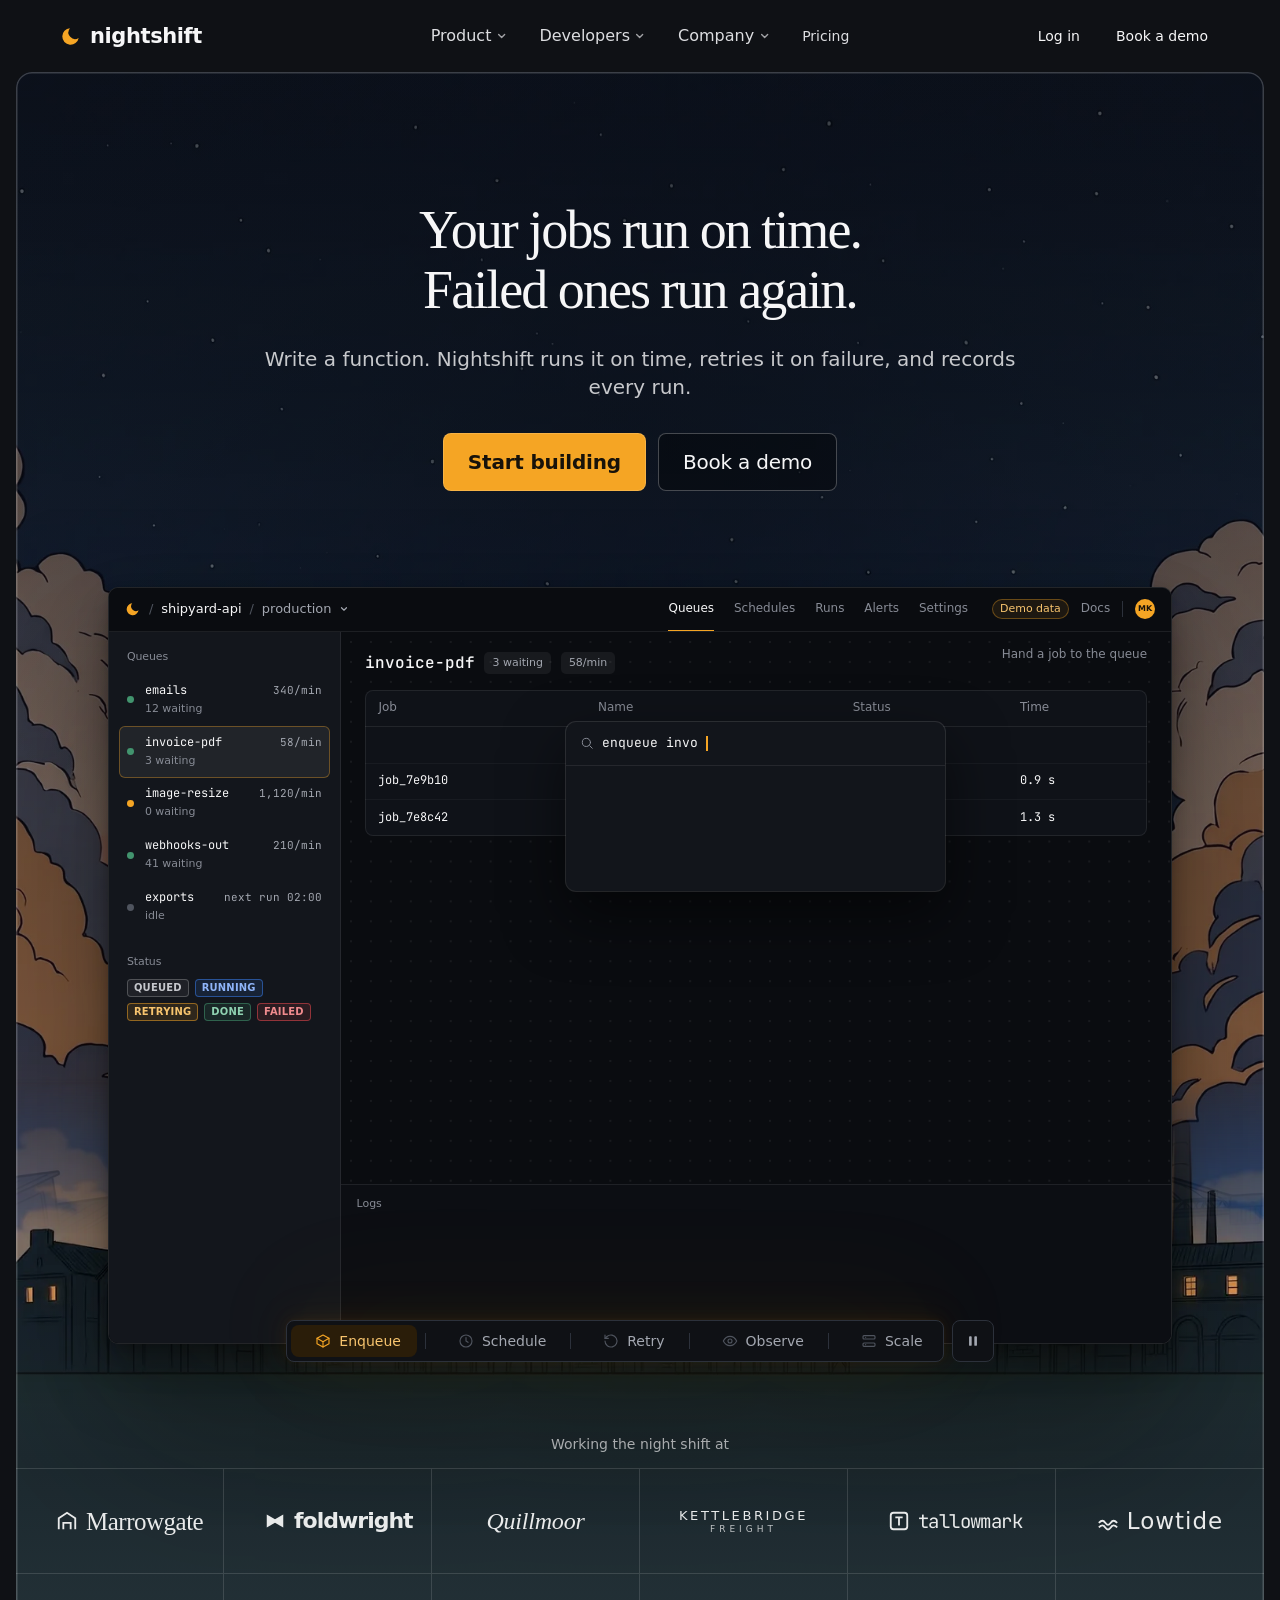
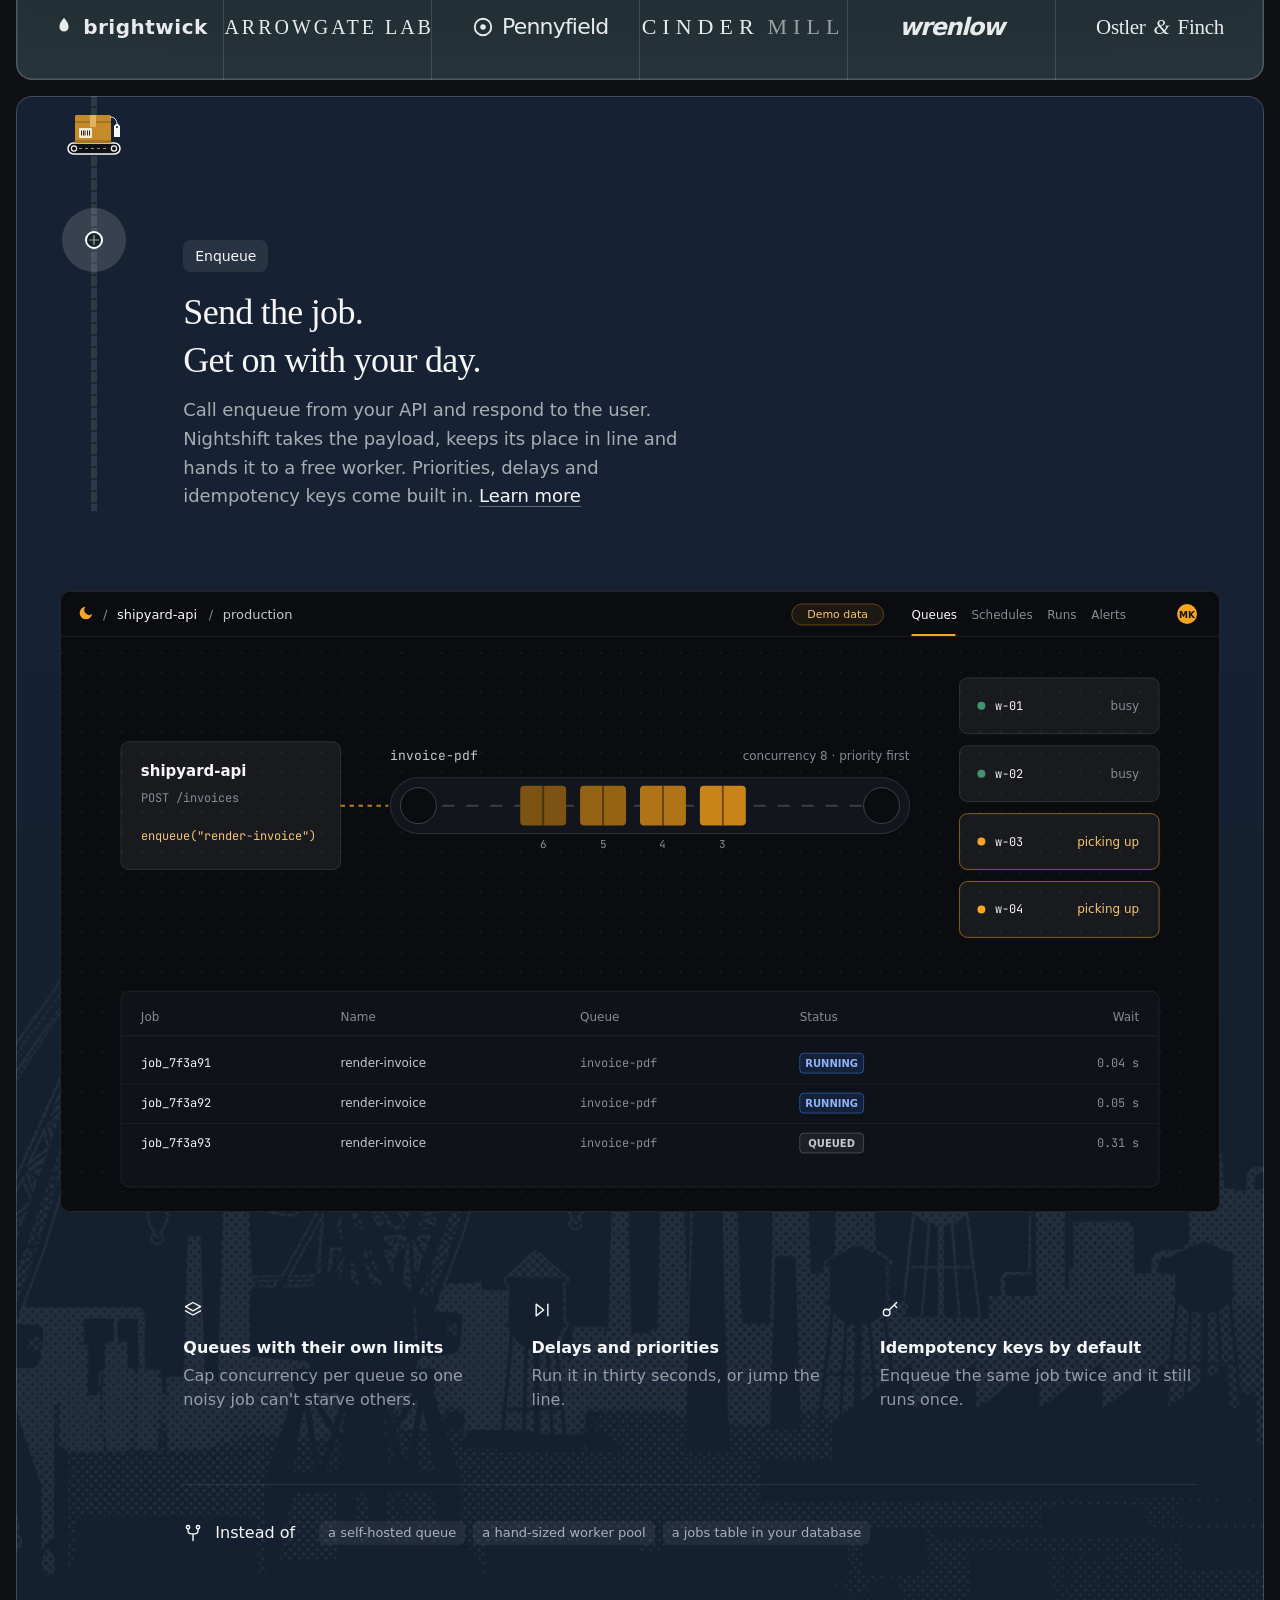
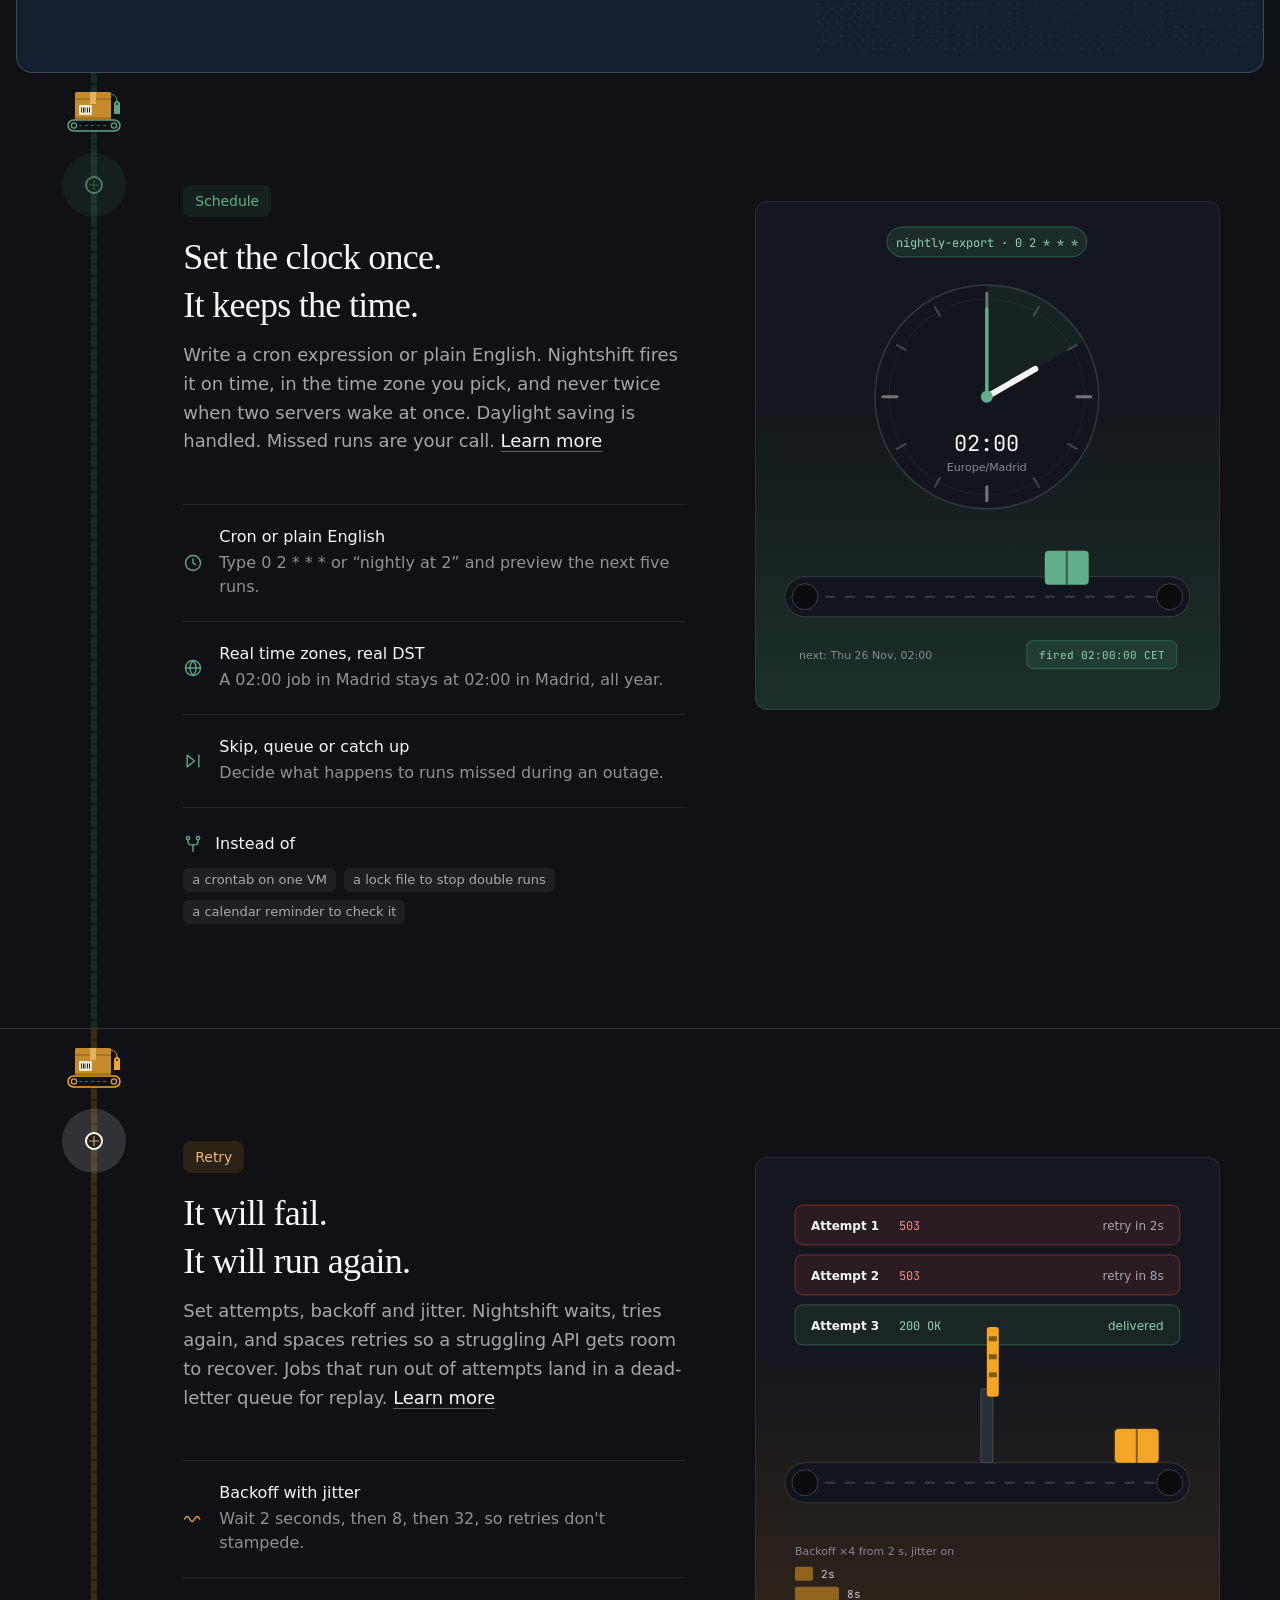
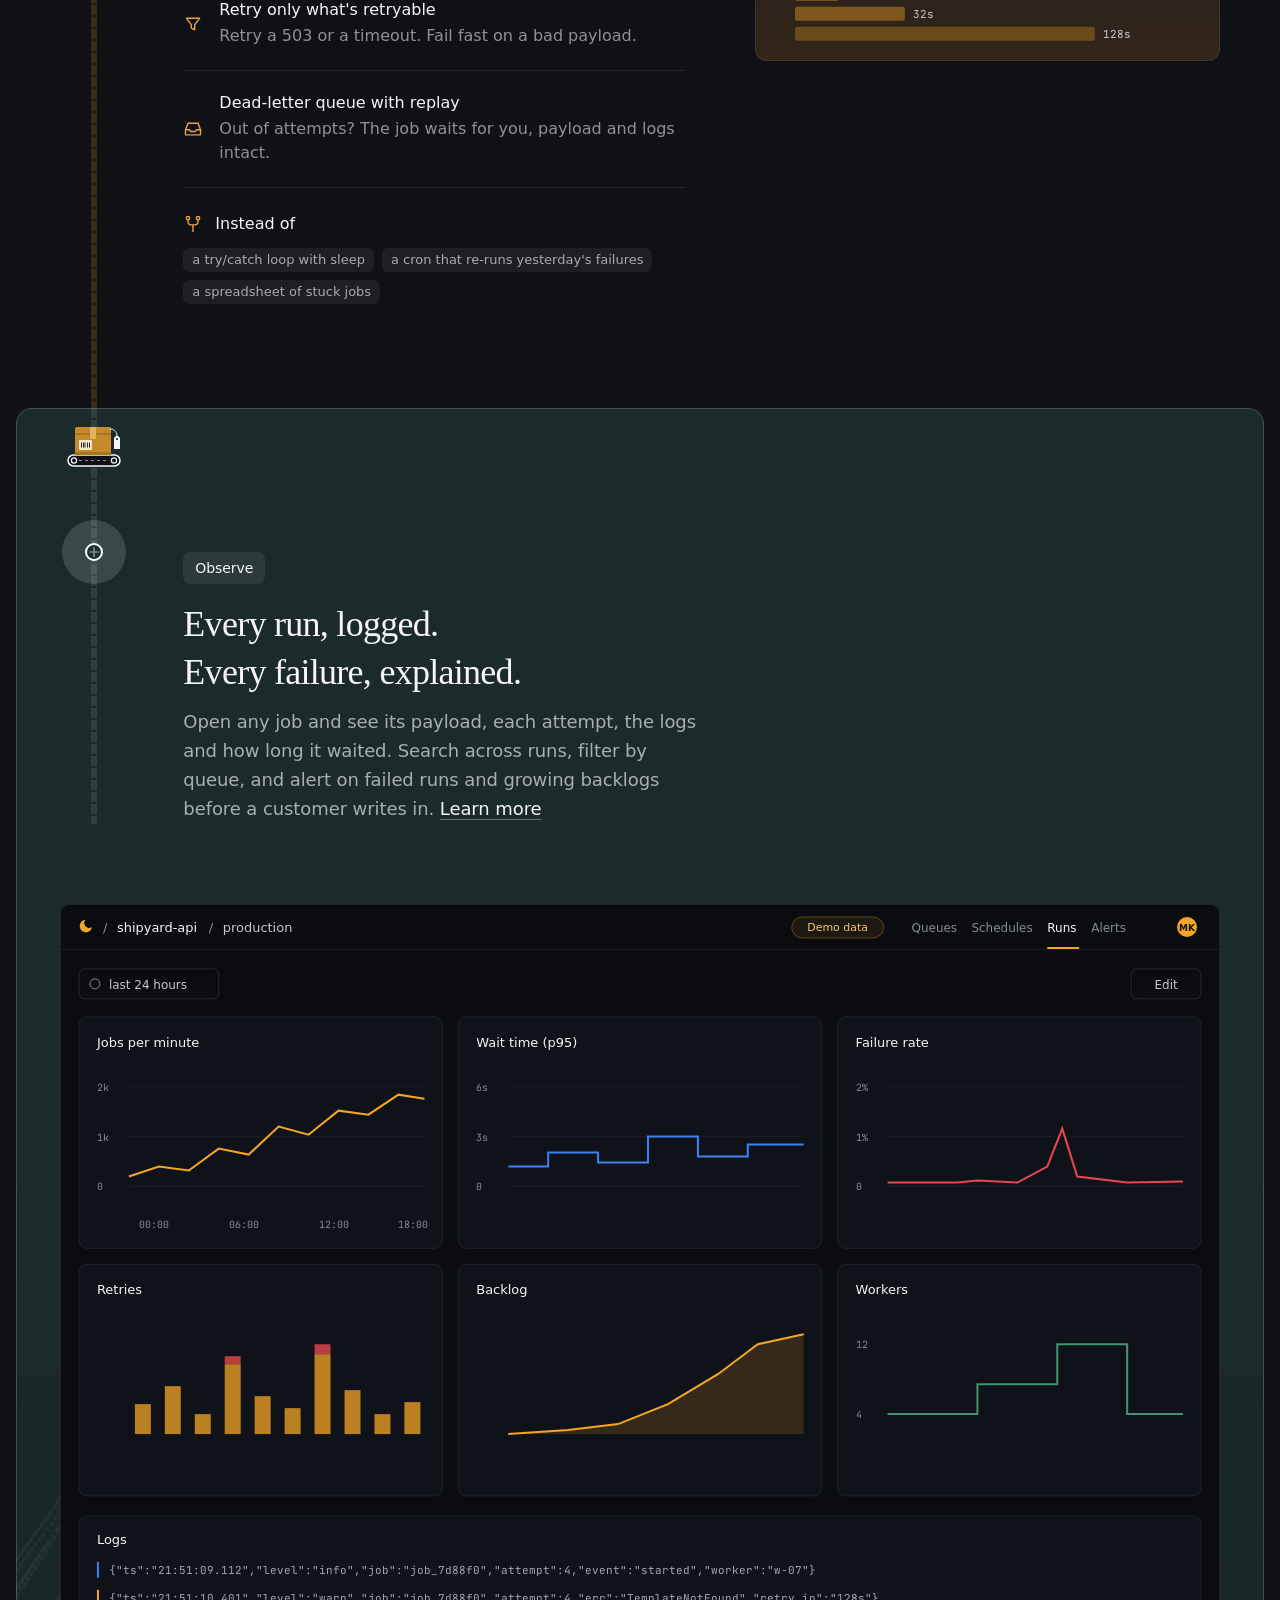
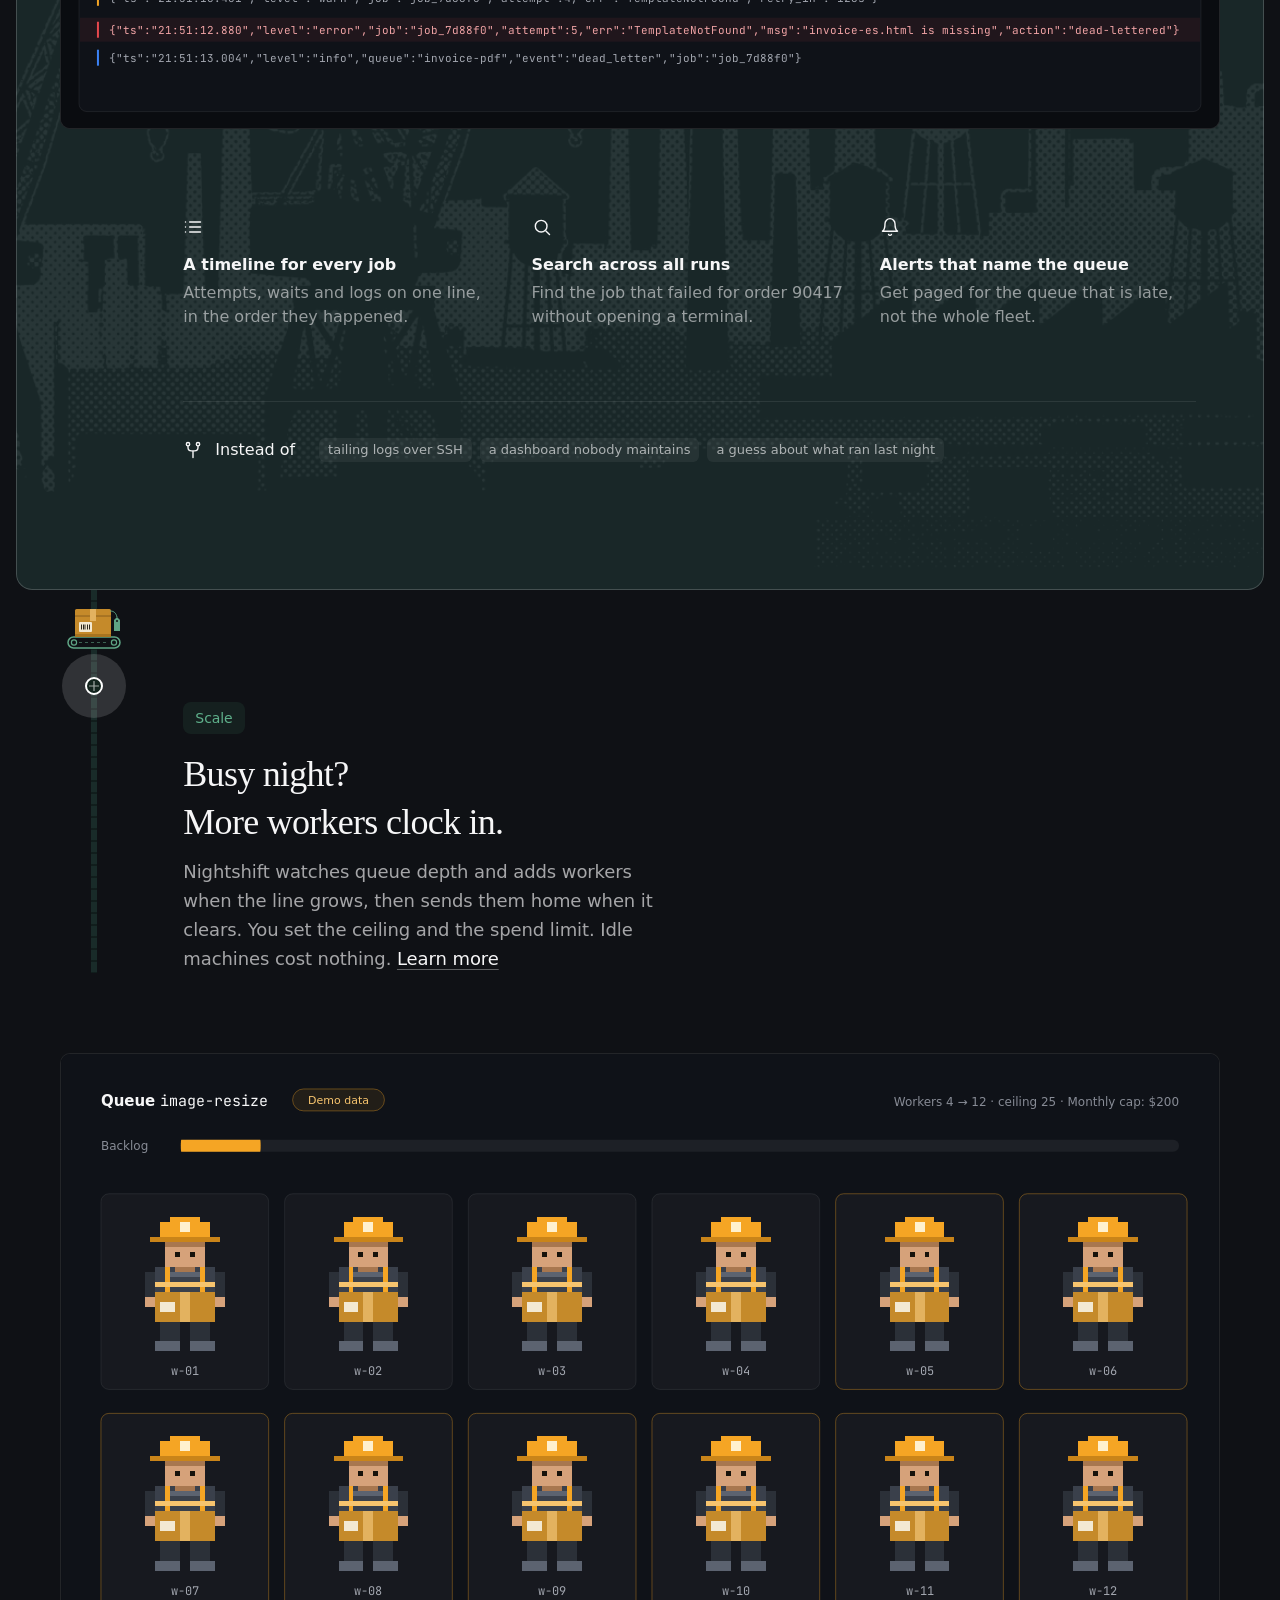
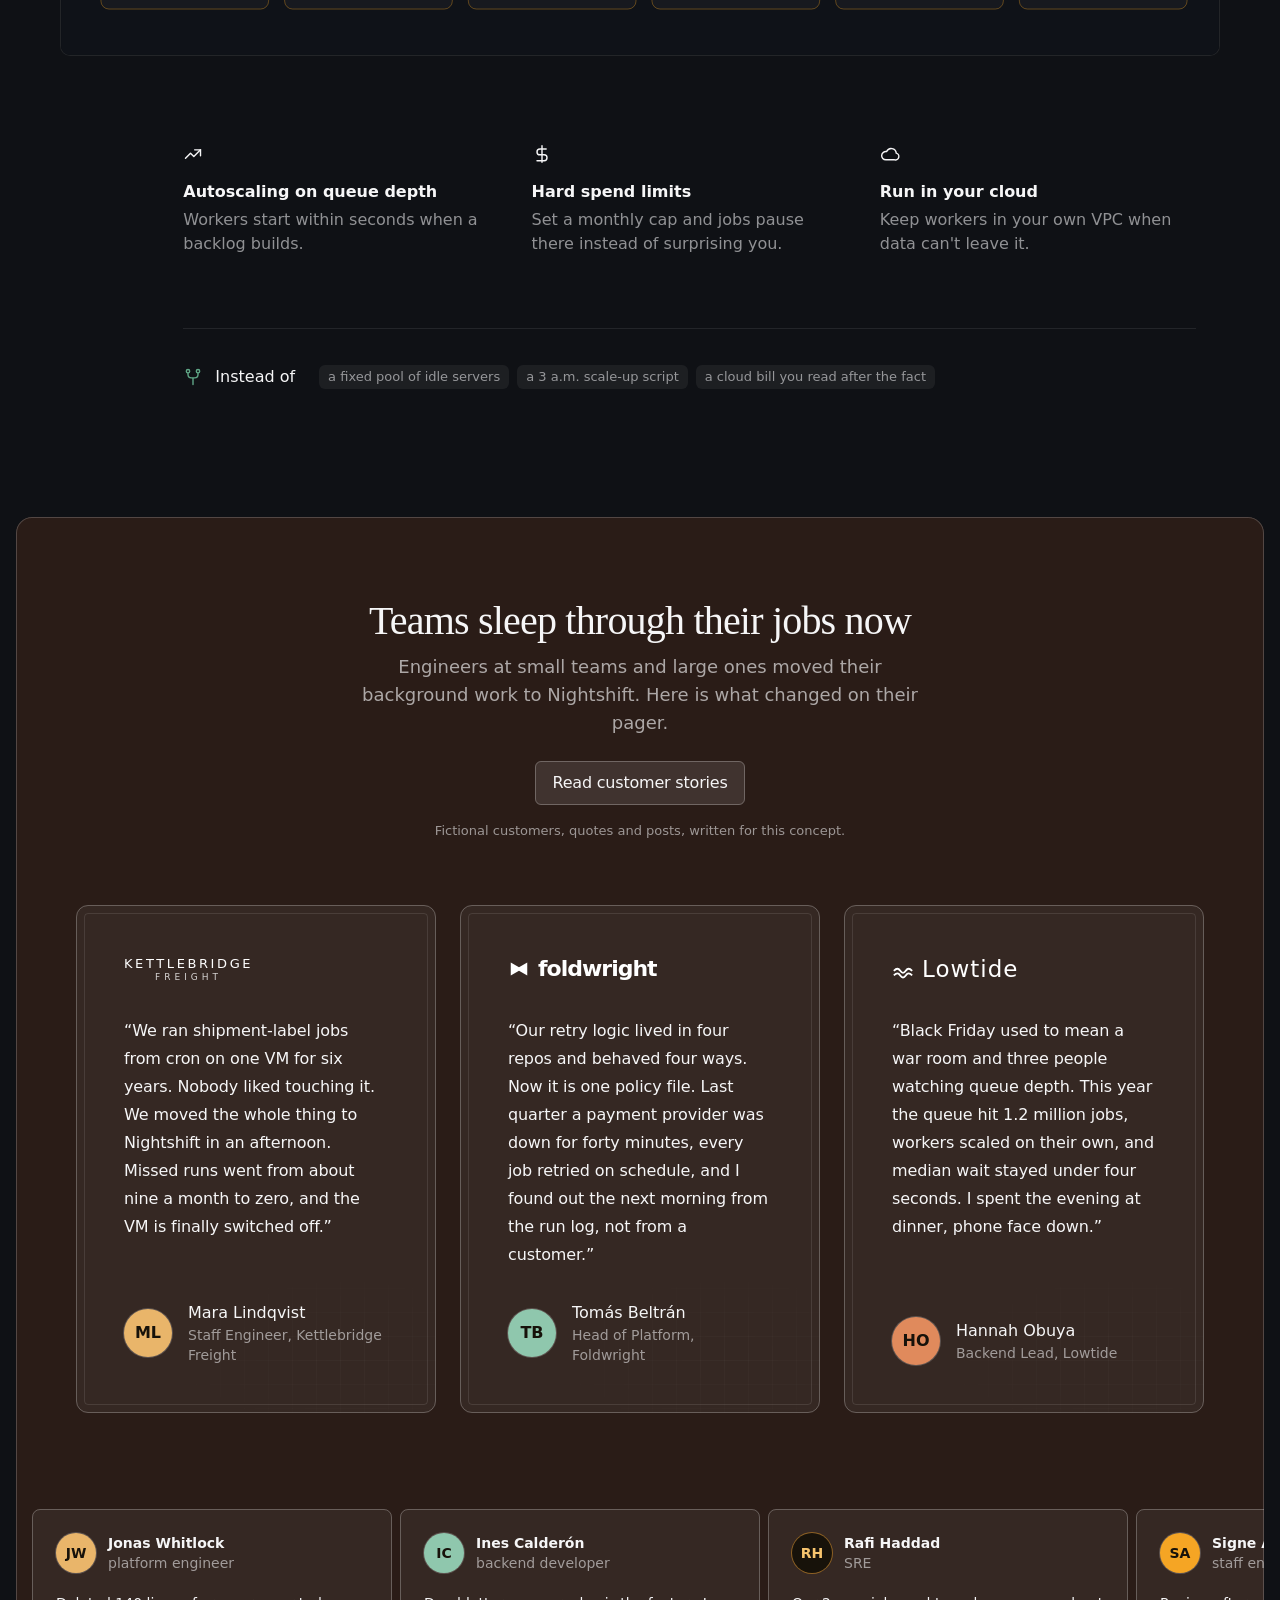
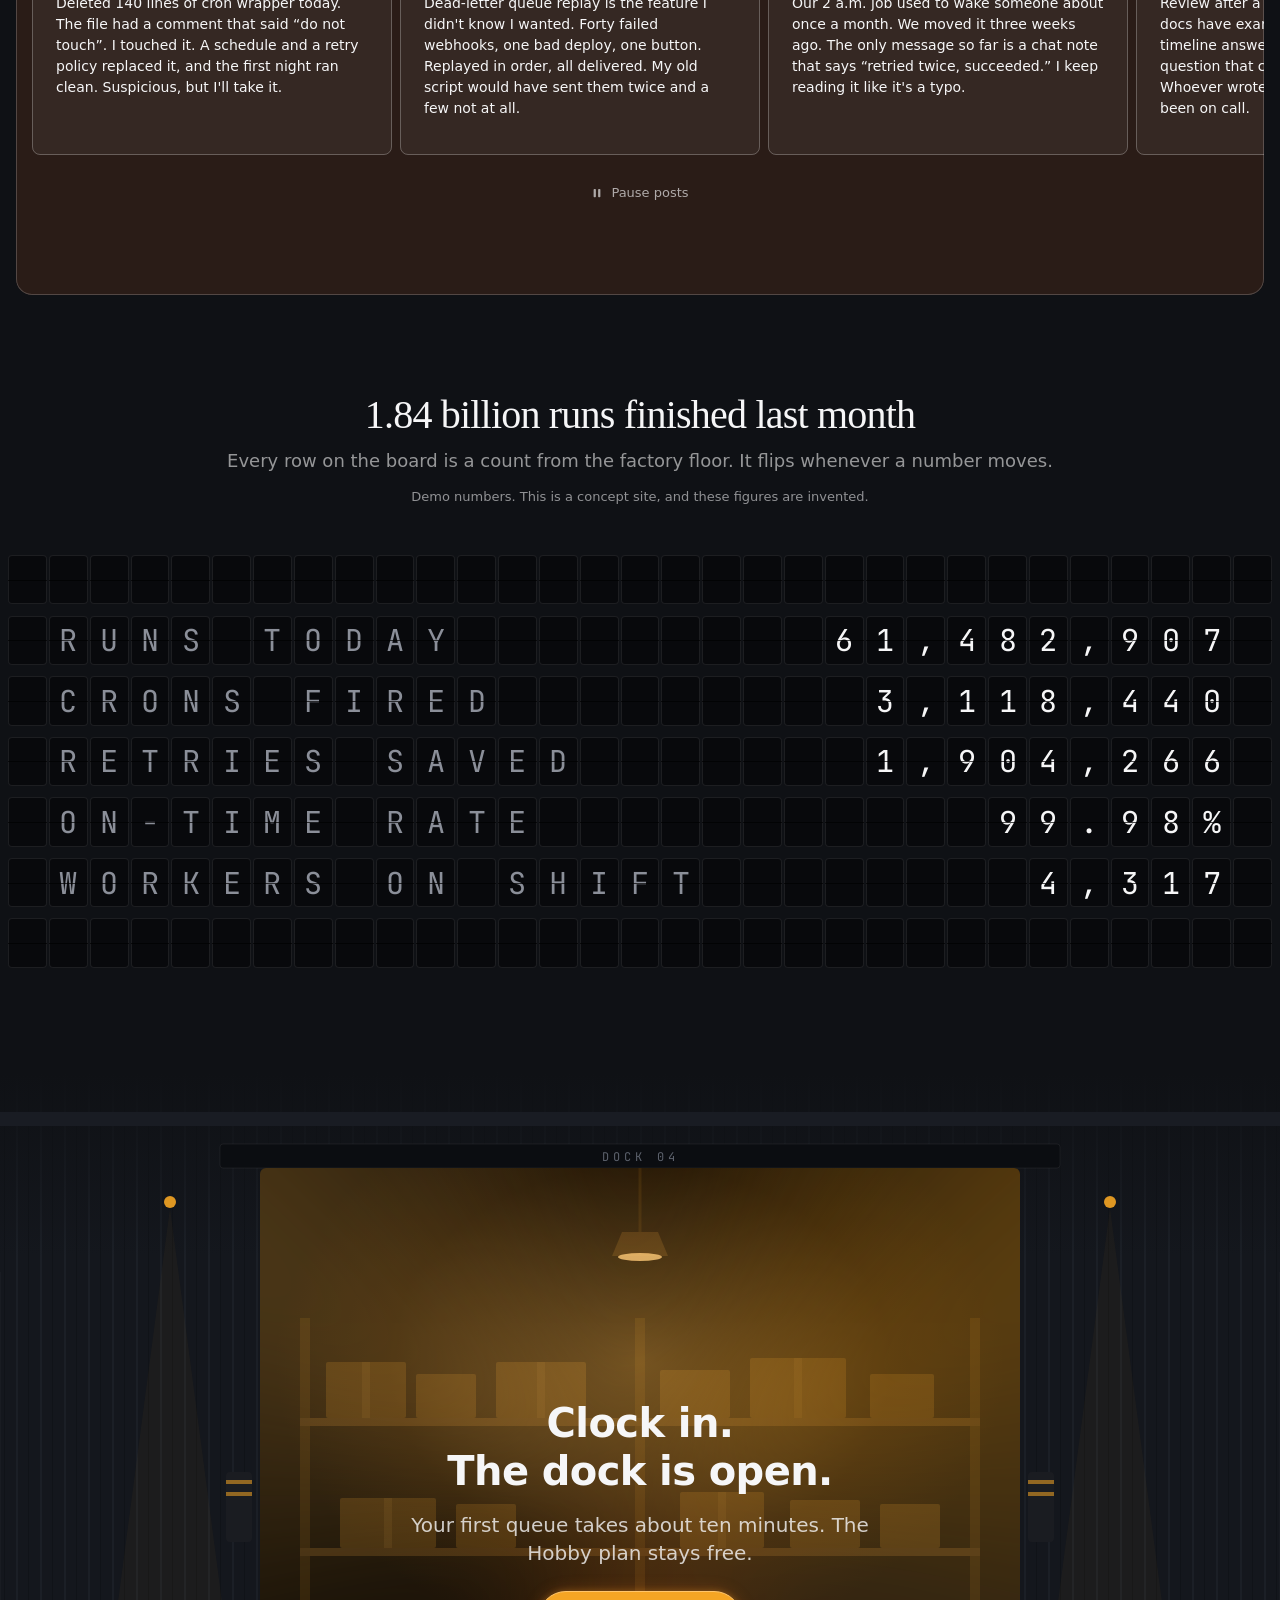
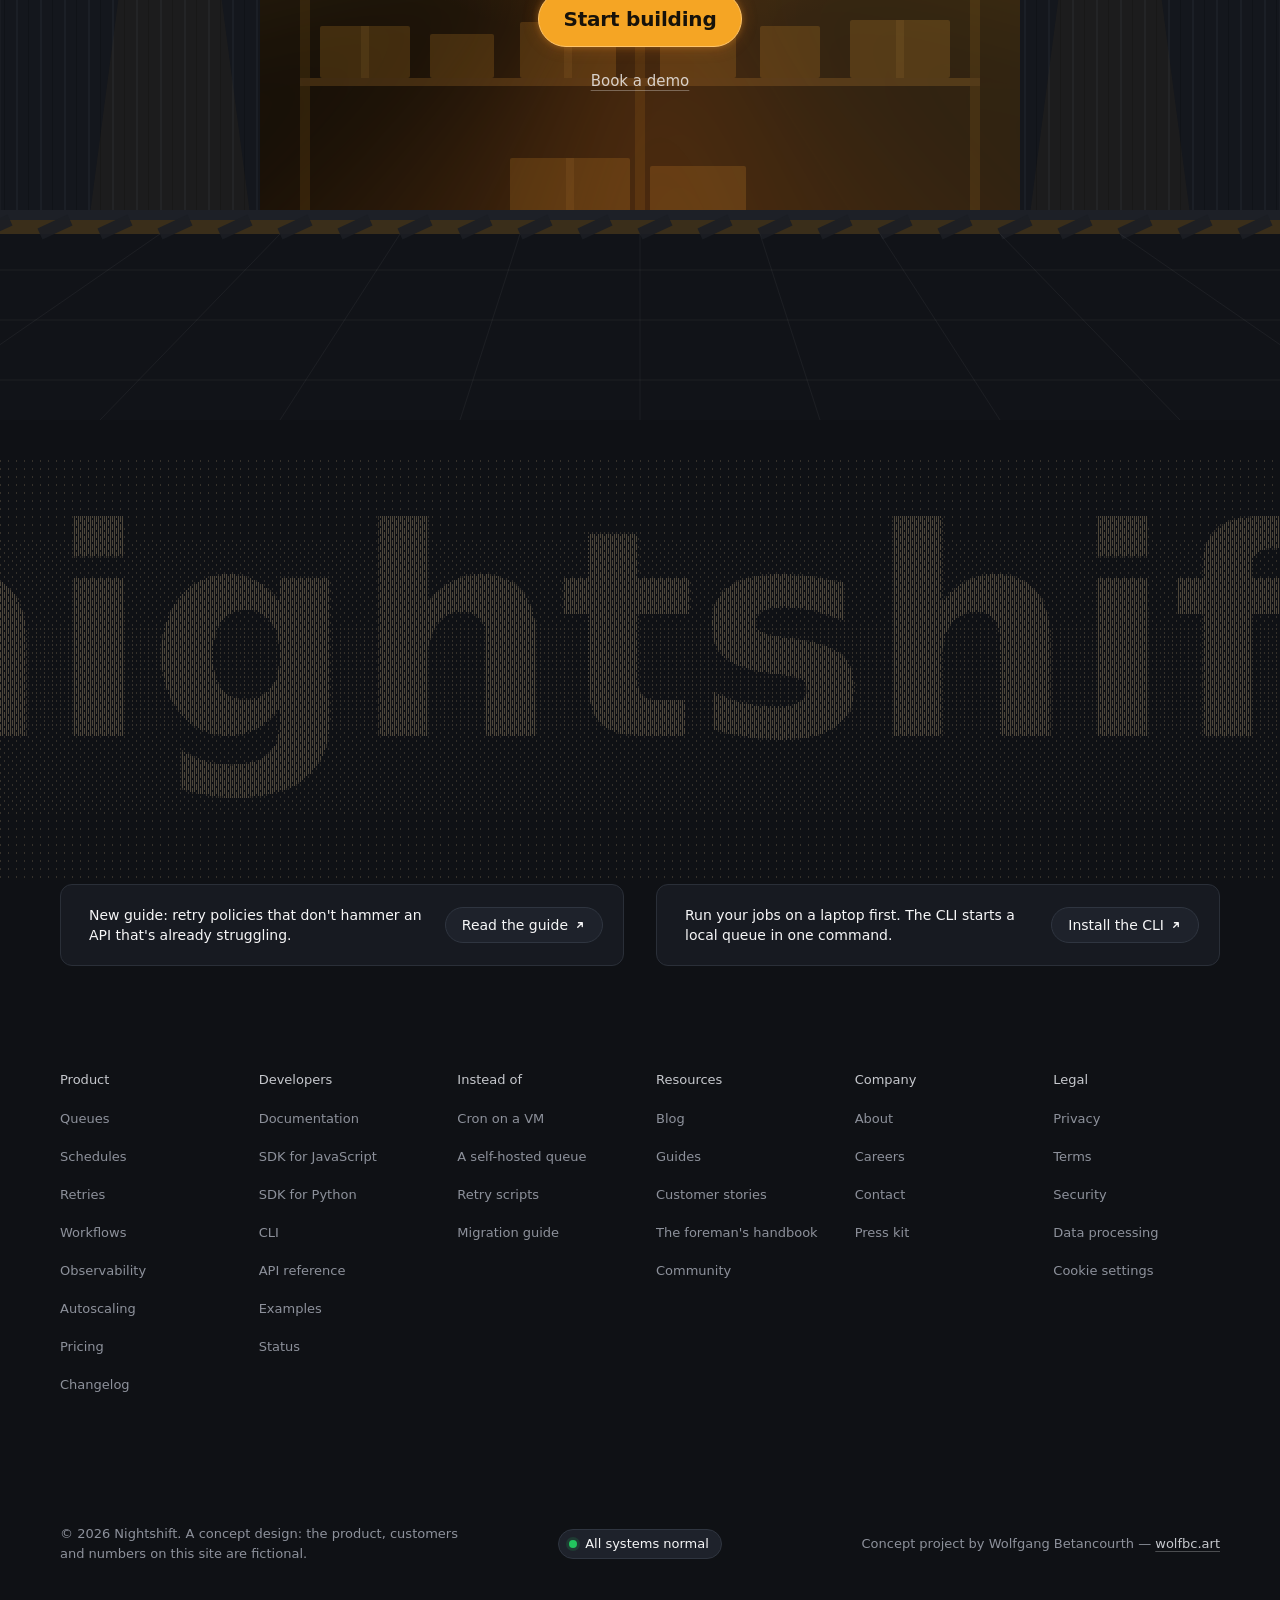
<file: index.html>
<!doctype html>
<html lang="en">
<head>
<meta charset="utf-8">
<meta name="viewport" content="width=device-width, initial-scale=1">
<title>Nightshift: queues, crons and retries that run on time</title>
<meta name="description" content="Write a function. Nightshift runs it on schedule, retries it when it fails, and keeps a record of every run. Background jobs without the babysitting.">
<meta property="og:title" content="Nightshift: background jobs that run on time">
<meta property="og:description" content="Queues, crons, retries and long-running workflows. Free to start.">
<meta property="og:url" content="https://nightshift.wolfbc.art/">
<meta property="og:image" content="https://nightshift.wolfbc.art/assets/og.jpg">
<meta property="og:image:width" content="1200">
<meta property="og:image:height" content="630">
<meta name="twitter:card" content="summary_large_image">
<meta property="og:type" content="website">
<meta name="theme-color" content="#0f1115">
<link rel="icon" href="favicon.svg" type="image/svg+xml">
<link rel="preconnect" href="https://api.fontshare.com" crossorigin>
<link rel="preconnect" href="https://fonts.googleapis.com">
<link rel="preconnect" href="https://fonts.gstatic.com" crossorigin>
<link rel="stylesheet" href="https://api.fontshare.com/v2/css?f[]=erode@400,500&f[]=satoshi@400,500,700&display=swap">
<link rel="stylesheet" href="https://fonts.googleapis.com/css2?family=JetBrains+Mono:wght@400;500&display=swap">
<link rel="preload" as="image" href="assets/hero-night-1024.webp" imagesrcset="assets/hero-night-640.webp 640w, assets/hero-night-1024.webp 1024w, assets/hero-night.webp 2048w" imagesizes="100vw">
<link rel="stylesheet" href="css/site.css">
</head>
<body>
<svg width="0" height="0" style="position:absolute" aria-hidden="true" focusable="false">
<defs>
<symbol id="i-moon" viewBox="0 0 24 24"><path d="M10.86 3.52A9 9 0 1 0 20.36 14.08A7.2 7.2 0 0 1 10.86 3.52Z" fill="currentColor"/></symbol>
<symbol id="i-chev" viewBox="0 0 12 12"><path d="M3 4.5l3 3 3-3" fill="none" stroke="currentColor" stroke-width="1.4" stroke-linecap="round" stroke-linejoin="round"/></symbol>
<symbol id="i-box" viewBox="0 0 24 24" fill="none" stroke="currentColor" stroke-width="1.7" stroke-linecap="round" stroke-linejoin="round"><path d="M21 8l-9-5-9 5v8l9 5 9-5z"/><path d="M3 8l9 5 9-5M12 13v8"/></symbol>
<symbol id="i-clock" viewBox="0 0 24 24" fill="none" stroke="currentColor" stroke-width="1.7" stroke-linecap="round" stroke-linejoin="round"><circle cx="12" cy="12" r="9"/><path d="M12 7v5l3 2"/></symbol>
<symbol id="i-retry" viewBox="0 0 24 24" fill="none" stroke="currentColor" stroke-width="1.7" stroke-linecap="round" stroke-linejoin="round"><path d="M3 12a9 9 0 1 0 3-6.7L3 8"/><path d="M3 3v5h5"/></symbol>
<symbol id="i-eye" viewBox="0 0 24 24" fill="none" stroke="currentColor" stroke-width="1.7" stroke-linecap="round" stroke-linejoin="round"><path d="M2 12s3.6-7 10-7 10 7 10 7-3.6 7-10 7S2 12 2 12z"/><circle cx="12" cy="12" r="3"/></symbol>
<symbol id="i-scale" viewBox="0 0 24 24" fill="none" stroke="currentColor" stroke-width="1.7" stroke-linecap="round" stroke-linejoin="round"><rect x="3" y="4" width="18" height="5" rx="1.5"/><rect x="3" y="15" width="18" height="5" rx="1.5"/><path d="M7 6.5h.01M7 17.5h.01"/></symbol>
<symbol id="i-layers" viewBox="0 0 24 24" fill="none" stroke="currentColor" stroke-width="1.7" stroke-linecap="round" stroke-linejoin="round"><path d="M12 3l9 5-9 5-9-5z"/><path d="M3 13l9 5 9-5"/></symbol>
<symbol id="i-bolt" viewBox="0 0 24 24" fill="none" stroke="currentColor" stroke-width="1.7" stroke-linecap="round" stroke-linejoin="round"><path d="M13 2L4 14h7l-1 8 9-12h-7z"/></symbol>
<symbol id="i-key" viewBox="0 0 24 24" fill="none" stroke="currentColor" stroke-width="1.7" stroke-linecap="round" stroke-linejoin="round"><circle cx="8" cy="15" r="4"/><path d="M11 12l9-9M17 6l3 3"/></symbol>
<symbol id="i-globe" viewBox="0 0 24 24" fill="none" stroke="currentColor" stroke-width="1.7" stroke-linecap="round" stroke-linejoin="round"><circle cx="12" cy="12" r="9"/><path d="M3 12h18M12 3c2.5 2.7 3.8 5.7 3.8 9s-1.3 6.3-3.8 9c-2.5-2.7-3.8-5.7-3.8-9S9.5 5.7 12 3z"/></symbol>
<symbol id="i-skip" viewBox="0 0 24 24" fill="none" stroke="currentColor" stroke-width="1.7" stroke-linecap="round" stroke-linejoin="round"><path d="M5 5l9 7-9 7z"/><path d="M19 5v14"/></symbol>
<symbol id="i-wave" viewBox="0 0 24 24" fill="none" stroke="currentColor" stroke-width="1.7" stroke-linecap="round" stroke-linejoin="round"><path d="M2 12c2-4 4-4 6 0s4 4 6 0 4-4 6 0"/></symbol>
<symbol id="i-filter" viewBox="0 0 24 24" fill="none" stroke="currentColor" stroke-width="1.7" stroke-linecap="round" stroke-linejoin="round"><path d="M4 5h16l-6 8v6l-4-2v-4z"/></symbol>
<symbol id="i-inbox" viewBox="0 0 24 24" fill="none" stroke="currentColor" stroke-width="1.7" stroke-linecap="round" stroke-linejoin="round"><path d="M3 13l3-8h12l3 8v6H3z"/><path d="M3 13h5l1 2h6l1-2h5"/></symbol>
<symbol id="i-list" viewBox="0 0 24 24" fill="none" stroke="currentColor" stroke-width="1.7" stroke-linecap="round" stroke-linejoin="round"><path d="M8 6h13M8 12h13M8 18h13M3 6h.01M3 12h.01M3 18h.01"/></symbol>
<symbol id="i-search" viewBox="0 0 24 24" fill="none" stroke="currentColor" stroke-width="1.7" stroke-linecap="round" stroke-linejoin="round"><circle cx="11" cy="11" r="7"/><path d="M21 21l-4.3-4.3"/></symbol>
<symbol id="i-bell" viewBox="0 0 24 24" fill="none" stroke="currentColor" stroke-width="1.7" stroke-linecap="round" stroke-linejoin="round"><path d="M6 8a6 6 0 1 1 12 0c0 7 3 9 3 9H3s3-2 3-9"/><path d="M10.3 21a1.9 1.9 0 0 0 3.4 0"/></symbol>
<symbol id="i-trend" viewBox="0 0 24 24" fill="none" stroke="currentColor" stroke-width="1.7" stroke-linecap="round" stroke-linejoin="round"><path d="M3 17l6-6 4 4 8-8"/><path d="M14 7h7v7"/></symbol>
<symbol id="i-dollar" viewBox="0 0 24 24" fill="none" stroke="currentColor" stroke-width="1.7" stroke-linecap="round" stroke-linejoin="round"><path d="M12 2v20M17 6H9.5a3.5 3.5 0 0 0 0 7h5a3.5 3.5 0 0 1 0 7H6"/></symbol>
<symbol id="i-cloud" viewBox="0 0 24 24" fill="none" stroke="currentColor" stroke-width="1.7" stroke-linecap="round" stroke-linejoin="round"><path d="M17.5 19H7a5 5 0 1 1 1-9.9A6 6 0 0 1 19.5 11 4 4 0 0 1 17.5 19z"/></symbol>
<symbol id="i-fork" viewBox="0 0 24 24" fill="none" stroke="currentColor" stroke-width="1.7" stroke-linecap="round" stroke-linejoin="round"><circle cx="6" cy="5" r="2"/><circle cx="18" cy="5" r="2"/><path d="M6 7v2a4 4 0 0 0 4 4h4a4 4 0 0 0 4-4V7M12 13v8"/></symbol>
<symbol id="i-check" viewBox="0 0 24 24" fill="none" stroke="currentColor" stroke-width="2" stroke-linecap="round" stroke-linejoin="round"><path d="M5 12.5l4.5 4.5L19 7.5"/></symbol>
<symbol id="i-x" viewBox="0 0 24 24" fill="none" stroke="currentColor" stroke-width="1.8" stroke-linecap="round"><path d="M6 6l12 12M18 6L6 18"/></symbol>
<symbol id="i-pause" viewBox="0 0 16 16"><rect x="3.5" y="2.5" width="3" height="11" rx="1" fill="currentColor"/><rect x="9.5" y="2.5" width="3" height="11" rx="1" fill="currentColor"/></symbol>
<symbol id="i-play" viewBox="0 0 16 16"><path d="M4 2.5v11l9.5-5.5z" fill="currentColor"/></symbol>
<symbol id="i-copy" viewBox="0 0 24 24" fill="none" stroke="currentColor" stroke-width="1.7" stroke-linecap="round" stroke-linejoin="round"><rect x="9" y="9" width="12" height="12" rx="2"/><path d="M5 15H4a1 1 0 0 1-1-1V4a1 1 0 0 1 1-1h10a1 1 0 0 1 1 1v1"/></symbol>
<symbol id="i-plus" viewBox="0 0 24 24" fill="none" stroke="currentColor" stroke-width="1.8" stroke-linecap="round"><path d="M12 5v14M5 12h14"/></symbol>
<symbol id="px-mod" viewBox="0 0 24 28" shape-rendering="crispEdges">
<rect x="9" y="1" width="6" height="1" fill="#f5a524"/><rect x="7" y="2" width="10" height="3" fill="#f5a524"/><rect x="5" y="5" width="14" height="1" fill="#c98419"/>
<rect class="led" x="11" y="2" width="2" height="2" fill="#fff1cf"/>
<rect x="8" y="6" width="8" height="5" fill="#d6a27a"/><rect x="8" y="6" width="8" height="1" fill="#a8774f"/>
<rect x="10" y="8" width="1" height="1" fill="#17120a"/><rect x="13" y="8" width="1" height="1" fill="#17120a"/>
<rect x="6" y="11" width="12" height="6" fill="#3a404b"/><rect x="10" y="11" width="4" height="1" fill="#a8774f"/><rect x="9" y="12" width="6" height="1" fill="#5c6370"/><rect x="8" y="11" width="1" height="5" fill="#f5a524"/><rect x="15" y="11" width="1" height="5" fill="#f5a524"/><rect x="6" y="14" width="12" height="1" fill="#f7c46e"/>
<rect x="4" y="12" width="2" height="5" fill="#2b3038"/><rect x="18" y="12" width="2" height="5" fill="#2b3038"/><rect x="4" y="17" width="2" height="2" fill="#d6a27a"/><rect x="18" y="17" width="2" height="2" fill="#d6a27a"/>
<rect x="6" y="16" width="12" height="6" fill="#c58a2a"/><rect x="11" y="16" width="2" height="6" fill="#e3b25f"/><rect x="7" y="18" width="3" height="2" fill="#f3e9d2"/>
<rect x="7" y="22" width="4" height="4" fill="#2b3038"/><rect x="13" y="22" width="4" height="4" fill="#2b3038"/>
<rect x="6" y="26" width="5" height="2" fill="#5c6370"/><rect x="13" y="26" width="5" height="2" fill="#5c6370"/>
</symbol>
</defs>
</svg>
<a class="skip" href="#main">Skip to content</a>
<header class="nav" id="top">
  <div class="nav__inner">
    <a class="logo" href="./" aria-label="Nightshift"><svg aria-hidden="true" style="color:var(--amber)"><use href="#i-moon"/></svg><span aria-hidden="true">nightshift</span></a>
    <nav class="nav__menu" aria-label="Main">
      <div class="nav__item">
        <button class="nav__trigger" aria-expanded="false" aria-controls="mega-product" data-mega>Product<svg aria-hidden="true"><use href="#i-chev"/></svg></button>
        <div class="mega" id="mega-product">
          <div class="mega__grid">
            <a class="mega__tile mega__tile--big" href="features/#queues"><span class="mega__title">Queues</span><span class="mega__desc">Send a job from your code and let a worker pick it up. Limits, priorities and delays included.</span>
              <svg class="mega__art" viewBox="0 0 220 128" fill="none" aria-hidden="true"><path d="M10 92l90-46 110 56-90 26z" stroke="currentColor"/><path d="M30 92l80-40M50 102l80-40M70 112l80-40" stroke="currentColor" stroke-dasharray="3 4"/><g stroke="#f5a524"><path d="M82 58l14-7 14 7-14 7z"/><path d="M82 58v12l14 7 14-7V58M96 65v12"/></g><g stroke="currentColor"><path d="M118 72l12-6 12 6-12 6z"/><path d="M118 72v10l12 6 12-6V72"/><path d="M150 88l12-6 12 6-12 6z"/><path d="M150 88v10l12 6 12-6V88"/></g></svg></a>
            <div class="mega__stack">
              <a class="mega__tile" href="features/#schedules"><span class="mega__title">Schedules</span><span class="mega__desc">Cron, in the time zone you choose, with the next run always visible.</span></a>
              <a class="mega__tile" href="features/#retries"><span class="mega__title">Retries and workflows</span><span class="mega__desc">Backoff, dead-letter queues and jobs that can run for days.</span></a>
              <a class="mega__tile" href="features/#observability"><span class="mega__title">Observability</span><span class="mega__desc">Every run, attempt and log line in one searchable timeline.</span></a>
            </div>
          </div>
          <div class="mega__foot"><a href="features/#scale">Autoscaling</a><a href="pricing/">See pricing</a></div>
        </div>
      </div>
      <div class="nav__item">
        <button class="nav__trigger" aria-expanded="false" aria-controls="mega-dev" data-mega>Developers<svg aria-hidden="true"><use href="#i-chev"/></svg></button>
        <div class="mega" id="mega-dev">
          <div class="mega__grid">
            <a class="mega__tile mega__tile--big" href="features/#code"><span class="mega__title">Documentation</span><span class="mega__desc">Quickstart in ten minutes, then the full reference for queues, schedules and policies.</span>
              <svg class="mega__art" viewBox="0 0 220 128" fill="none" aria-hidden="true"><path d="M30 96l80-40 80 40-80 40z" stroke="currentColor"/><path d="M60 70l50-25 50 25-50 25z" stroke="currentColor"/><path d="M60 70v-14l50-25 50 25v14" stroke="currentColor"/><path d="M84 66l26-13M84 74l40-20" stroke="#f5a524"/></svg></a>
            <div class="mega__stack">
              <a class="mega__tile" href="features/#code"><span class="mega__title">SDK for JavaScript and Python</span><span class="mega__desc">One small package. Enqueue, schedule and set a retry policy in a few lines.</span></a>
              <a class="mega__tile" href="features/#code"><span class="mega__title">CLI</span><span class="mega__desc">Run your jobs on a laptop before they run on the floor.</span></a>
              <a class="mega__tile" href="features/"><span class="mega__title">Changelog</span><span class="mega__desc">What shipped this week, written by the people who shipped it.</span></a>
            </div>
          </div>
          <div class="mega__foot"><a href="features/#code">API reference</a><a href="#status">Status</a></div>
        </div>
      </div>
      <div class="nav__item">
        <button class="nav__trigger" aria-expanded="false" aria-controls="mega-company" data-mega>Company<svg aria-hidden="true"><use href="#i-chev"/></svg></button>
        <div class="mega" id="mega-company">
          <div class="mega__grid">
            <a class="mega__tile mega__tile--big" href="./"><span class="mega__title">About Nightshift</span><span class="mega__desc">A small crew that likes jobs finishing without anyone watching.</span>
              <svg class="mega__art" viewBox="0 0 220 128" fill="none" aria-hidden="true"><path d="M20 100h180M40 100V60l30-16 30 16v40M100 100V48l40-20 40 20v52" stroke="currentColor"/><path d="M52 72h12M52 84h12M114 60h12M114 74h12M150 60h12M150 74h12" stroke="#f5a524"/><path d="M168 28V10" stroke="currentColor"/></svg></a>
            <div class="mega__stack">
              <a class="mega__tile" href="./#stories"><span class="mega__title">Customers</span><span class="mega__desc">How other teams retired their cron VMs.</span></a>
              <a class="mega__tile" href="mailto:demo@nightshift.wolfbc.art?subject=Careers"><span class="mega__title">Careers <span class="badge">3 open roles</span></span><span class="mega__desc">Platform, support and design. Day shifts available.</span></a>
              <a class="mega__tile" href="mailto:demo@nightshift.wolfbc.art?subject=Nightshift%20demo%20request"><span class="mega__title">Contact</span><span class="mega__desc">Talk to an engineer, not a form.</span></a>
            </div>
          </div>
        </div>
      </div>
      <a class="nav__plain" href="pricing/">Pricing</a>
    </nav>
    <div class="nav__actions">
      <a class="nav__action" href="pricing/">Log in</a>
      <a class="nav__action" href="mailto:demo@nightshift.wolfbc.art?subject=Nightshift%20demo%20request">Book a demo</a>
      <button class="nav__burger" aria-label="Open menu" aria-expanded="false" aria-controls="mnav"><span></span></button>
    </div>
  </div>
</header>
<div class="mnav" id="mnav" role="dialog" aria-modal="true" aria-label="Menu">
  <div class="mnav__top">
    <a class="logo" href="./" aria-label="Nightshift"><svg aria-hidden="true" style="color:var(--amber)"><use href="#i-moon"/></svg><span aria-hidden="true">nightshift</span></a>
    <button class="mnav__close" aria-label="Close menu"><svg width="18" height="18" aria-hidden="true"><use href="#i-x"/></svg></button>
  </div>
  <div class="mnav__body">
    <div class="mnav__acc"><button aria-expanded="false" aria-controls="ma-1">Product<svg aria-hidden="true"><use href="#i-chev"/></svg></button>
      <div class="mnav__panel" id="ma-1" hidden>
        <a href="features/#queues"><strong>Queues</strong><span>Send a job from your code and let a worker pick it up. Limits, priorities and delays included.</span></a>
        <a href="features/#schedules"><strong>Schedules</strong><span>Cron, in the time zone you choose, with the next run always visible.</span></a>
        <a href="features/#retries"><strong>Retries and workflows</strong><span>Backoff, dead-letter queues and jobs that can run for days.</span></a>
        <a href="features/#observability"><strong>Observability</strong><span>Every run, attempt and log line in one searchable timeline.</span></a>
      </div></div>
    <div class="mnav__acc"><button aria-expanded="false" aria-controls="ma-2">Developers<svg aria-hidden="true"><use href="#i-chev"/></svg></button>
      <div class="mnav__panel" id="ma-2" hidden>
        <a href="features/#code"><strong>Documentation</strong><span>Quickstart in ten minutes, then the full reference for queues, schedules and policies.</span></a>
        <a href="features/#code"><strong>SDK for JavaScript and Python</strong><span>One small package. Enqueue, schedule and set a retry policy in a few lines.</span></a>
        <a href="features/#code"><strong>CLI</strong><span>Run your jobs on a laptop before they run on the floor.</span></a>
        <a href="features/"><strong>Changelog</strong><span>What shipped this week, written by the people who shipped it.</span></a>
      </div></div>
    <div class="mnav__acc"><button aria-expanded="false" aria-controls="ma-3">Company<svg aria-hidden="true"><use href="#i-chev"/></svg></button>
      <div class="mnav__panel" id="ma-3" hidden>
        <a href="./"><strong>About Nightshift</strong><span>A small crew that likes jobs finishing without anyone watching.</span></a>
        <a href="./#stories"><strong>Customers</strong><span>How other teams retired their cron VMs.</span></a>
        <a href="mailto:demo@nightshift.wolfbc.art?subject=Careers"><strong>Careers</strong><span>Platform, support and design. Day shifts available.</span></a>
        <a href="mailto:demo@nightshift.wolfbc.art?subject=Nightshift%20demo%20request"><strong>Contact</strong><span>Talk to an engineer, not a form.</span></a>
      </div></div>
    <a class="mnav__link" href="pricing/">Pricing</a>
  </div>
  <div class="mnav__bar">
    <a class="btn btn--ghost" href="mailto:demo@nightshift.wolfbc.art?subject=Nightshift%20demo%20request">Book a demo</a>
    <a class="btn btn--primary" href="pricing/">Start building</a>
  </div>
</div>
<main id="main">
<section class="hero" aria-labelledby="h1">
  <div class="hero__panel">
    <div class="hero__art"><img src="assets/hero-night-1024.webp" srcset="assets/hero-night-640.webp 640w, assets/hero-night-1024.webp 1024w, assets/hero-night.webp 2048w" sizes="100vw" width="2048" height="2048" fetchpriority="high" alt="An industrial district beside a river at night. A lit factory stands under clouds glowing from below, with a few stars overhead."></div>
    <div class="hero__strip" role="img" aria-label="A horizon of cranes and warehouses along the river, with a conveyor line running through the yard."></div>
    <div class="hero__foot" aria-hidden="true"></div>
    <div class="hero__copy">
      <h1 class="h1-hero" id="h1"><span>Your jobs run on time.</span> <span>Failed ones run again.</span></h1>
      <p class="hero__lead">Write a function. Nightshift runs it on time, retries it on failure, and records every run.</p>
      <div class="hero__actions">
        <a class="btn btn--primary" href="pricing/">Start building</a>
        <a class="btn btn--ghost" href="mailto:demo@nightshift.wolfbc.art?subject=Nightshift%20demo%20request">Book a demo</a>
      </div>
    </div>
    <div class="tour" id="tour">
      <div class="tour__frame" id="tour-frame">
        <div class="tour__scaler">
          <div class="ui" data-ch="1">
            <header class="ui-top">
              <div class="ui-crumbs"><svg class="ui-logo" aria-hidden="true"><use href="#i-moon"/></svg><span class="ui-slash">/</span><b>shipyard-api</b><span class="ui-slash">/</span><span>production</span><svg class="ui-chev" aria-hidden="true"><use href="#i-chev"/></svg></div>
              <nav class="ui-tabs" aria-hidden="true"><span data-on="1 5">Queues</span><span data-on="2">Schedules</span><span data-on="3 4">Runs</span><span>Alerts</span><span>Settings</span></nav>
              <div class="ui-right"><span class="ui-demo">Demo data</span><span>Docs</span><i class="ui-div"></i><span class="ui-avatar">MK</span></div>
            </header>
            <div class="ui-body">
              <aside class="ui-side">
                <p class="ui-side__h">Queues</p>
                <ul>
                  <li data-on="0"><i class="dot dot--ok"></i><span class="m">emails</span><em>12 waiting</em><small>340/min</small></li>
                  <li data-on="1 4"><i class="dot dot--ok"></i><span class="m">invoice-pdf</span><em>3 waiting</em><small>58/min</small></li>
                  <li data-on="5"><i class="dot dot--warn"></i><span class="m">image-resize</span><em>0 waiting</em><small>1,120/min</small></li>
                  <li data-on="3"><i class="dot dot--ok"></i><span class="m">webhooks-out</span><em>41 waiting</em><small>210/min</small></li>
                  <li data-on="2"><i class="dot"></i><span class="m">exports</span><em>idle</em><small>next run 02:00</small></li>
                </ul>
                <p class="ui-side__h">Status</p>
                <div class="ui-legend"><span class="st st--q">QUEUED</span><span class="st st--r">RUNNING</span><span class="st st--y">RETRYING</span><span class="st st--d">DONE</span><span class="st st--f">FAILED</span></div>
              </aside>
              <div class="ui-main">
                <p class="ui-sub" data-sub>Hand a job to the queue</p>
                <!-- Chapter 1: Enqueue -->
                <div class="ui-scene" data-scene="1" data-sub="Hand a job to the queue" id="tour-p1" role="tabpanel" aria-labelledby="tab-1">
                  <div class="ui-head"><p class="ui-title m">invoice-pdf</p><span class="ui-chip">3 waiting</span><span class="ui-chip">58/min</span></div>
                  <table class="ui-table">
                    <thead><tr><th>Job</th><th>Name</th><th>Status</th><th>Time</th></tr></thead>
                    <tbody>
                      <tr class="ui-row-new" data-at="2700"><td class="m">job_7f3a91</td><td>render-invoice</td><td><span class="st st--q" data-at="2700" data-out="3200">QUEUED</span><span class="st st--r" data-at="3200" data-out="4300">RUNNING</span><span class="st st--d" data-at="4300">DONE</span></td><td class="m" data-at="4300">1.1 s</td></tr>
                      <tr><td class="m">job_7e9b10</td><td>render-invoice</td><td><span class="st st--d">DONE</span></td><td class="m">0.9 s</td></tr>
                      <tr><td class="m">job_7e8c42</td><td>render-invoice</td><td><span class="st st--d">DONE</span></td><td class="m">1.3 s</td></tr>
                    </tbody>
                  </table>
                  <div class="ui-palette" data-at="0" data-out="1600">
                    <div class="ui-palette__in"><svg aria-hidden="true"><use href="#i-search"/></svg><span class="m" data-type="enqueue invoice-pdf" data-at="150" data-dur="900"></span><i class="caret"></i></div>
                    <ul>
                      <li class="is-hl" data-at="1050"><svg aria-hidden="true"><use href="#i-box"/></svg>Enqueue to invoice-pdf<kbd>⏎</kbd></li>
                      <li data-at="1100"><svg aria-hidden="true"><use href="#i-box"/></svg>Enqueue to emails</li>
                      <li data-at="1150"><svg aria-hidden="true"><use href="#i-box"/></svg>Enqueue to webhooks-out</li>
                    </ul>
                  </div>
                  <div class="ui-card ui-form" data-at="1600" data-out="3000">
                    <dl>
                      <div><dt>Job</dt><dd class="m">render-invoice</dd></div>
                      <div><dt>Payload</dt><dd class="m">{"invoiceId":"inv_90417","locale":"en-GB"}</dd></div>
                      <div><dt>Delay</dt><dd>none</dd></div>
                      <div><dt>Idempotency key</dt><dd class="m">inv_90417</dd></div>
                    </dl>
                    <span class="ui-btn" data-press="2400">Enqueue job</span>
                  </div>
                  <div class="ui-toasts">
                    <div class="toast" data-at="2800" data-out="4300"><svg aria-hidden="true"><use href="#i-clock"/></svg><div><b>Job queued</b><span>render-invoice · inv_90417 · position 1</span></div></div>
                    <div class="toast toast--ok" data-at="4400"><svg aria-hidden="true"><use href="#i-check"/></svg><div><b>Job finished</b><span>render-invoice · done in 1.1 s</span></div></div>
                  </div>
                  <div class="ui-logs"><p class="ui-logs__h">Logs</p>
                    <p data-at="2800">{"ts":"22:14:07.031","level":"info","queue":"invoice-pdf","job":"job_7f3a91","event":"enqueued","priority":5}</p>
                    <p data-at="3200">{"ts":"22:14:07.044","level":"info","queue":"invoice-pdf","job":"job_7f3a91","event":"started","worker":"w-04","attempt":1}</p>
                    <p data-at="3700">{"ts":"22:14:07.502","level":"info","job":"job_7f3a91","msg":"rendered invoice","invoice":"inv_90417","pages":3}</p>
                    <p data-at="4300">{"ts":"22:14:08.119","level":"info","job":"job_7f3a91","event":"succeeded","duration_ms":1075}</p>
                  </div>
                </div>
                <!-- Chapter 2: Schedule -->
                <div class="ui-scene" data-scene="2" data-sub="Set the clock once" id="tour-p2" role="tabpanel" aria-labelledby="tab-2">
                  <div class="ui-split">
                    <div class="ui-card ui-sched">
                      <div class="ui-field"><span class="ui-label">Name</span><div class="ui-input m">nightly-export</div></div>
                      <div class="ui-field"><span class="ui-label">Queue</span><div class="ui-input m">exports</div></div>
                      <div class="ui-field"><span class="ui-label">Cron expression</span><div class="ui-input m"><span data-type="0 2 * * *" data-at="200" data-dur="700"></span><i class="caret"></i></div><p class="ui-hint" data-at="1000">Every day at 02:00</p></div>
                      <div class="ui-field"><span class="ui-label">Time zone</span><div class="ui-input">Europe/Madrid</div></div>
                      <div class="ui-toggle-row"><span>Catch up after downtime</span><i class="ui-toggle" data-at="1500"></i></div>
                      <span class="ui-btn" data-press="2200">Save schedule</span>
                    </div>
                    <div class="ui-card ui-next">
                      <div class="ui-clock" data-fire="3300">
                        <svg viewBox="0 0 120 120" aria-hidden="true"><circle cx="60" cy="60" r="54" fill="#0f1218" stroke="rgba(255,255,255,.12)"/><g stroke="rgba(255,255,255,.35)" stroke-width="2"><path d="M60 10v8M60 102v8M10 60h8M102 60h8"/></g><g stroke="rgba(255,255,255,.18)"><path d="M85 16.7l-3 5.2M103.3 35l-5.2 3M103.3 85l-5.2-3M85 103.3l-3-5.2M35 103.3l3-5.2M16.7 85l5.2-3M16.7 35l5.2 3M35 16.7l3 5.2"/></g><line class="hand-h" x1="60" y1="60" x2="60" y2="32" stroke="#f6f6f7" stroke-width="3.5" stroke-linecap="round"/><line class="hand-m" x1="60" y1="60" x2="60" y2="18" stroke="#f5a524" stroke-width="2.2" stroke-linecap="round"/><circle cx="60" cy="60" r="3.5" fill="#f5a524"/></svg>
                      </div>
                      <p class="ui-next__l">Next run</p>
                      <p class="ui-next__v">in 4h 12m <span>(Wed 25 Nov, 02:00 CET)</span></p>
                      <p class="ui-next__l">Next 5 runs</p>
                      <ol class="ui-runs m">
                        <li data-at="1100">Wed 25 Nov, 02:00</li><li data-at="1200">Thu 26 Nov, 02:00</li><li data-at="1300">Fri 27 Nov, 02:00</li><li data-at="1400">Sat 28 Nov, 02:00</li><li data-at="1500">Sun 29 Nov, 02:00</li>
                      </ol>
                    </div>
                  </div>
                  <div class="ui-toasts">
                    <div class="toast" data-at="2300" data-out="3900"><svg aria-hidden="true"><use href="#i-clock"/></svg><div><b>Schedule saved</b><span>nightly-export · next run in 4h 12m</span></div></div>
                    <div class="toast toast--ok" data-at="4200"><svg aria-hidden="true"><use href="#i-check"/></svg><div><b>nightly-export fired</b><span>Started at 02:00:00 CET on worker w-02</span></div></div>
                  </div>
                  <div class="ui-logs"><p class="ui-logs__h">Logs</p>
                    <p data-at="4200">{"ts":"01:00:00.003","level":"info","schedule":"nightly-export","event":"fired","cron":"0 2 * * *","tz":"Europe/Madrid"}</p>
                    <p data-at="4600">{"ts":"01:00:00.412","level":"info","queue":"exports","job":"job_a90e44","event":"started","worker":"w-02","attempt":1}</p>
                  </div>
                </div>
                <!-- Chapter 3: Retry -->
                <div class="ui-scene" data-scene="3" data-sub="Fail, wait, try again" id="tour-p3" role="tabpanel" aria-labelledby="tab-3">
                  <div class="ui-head"><p class="ui-title m">deliver-webhook</p><span class="ui-chip m">webhooks-out</span></div>
                  <p class="ui-policy">Policy: 5 attempts, exponential backoff ×4 from 2 s, jitter on</p>
                  <div class="ui-split ui-split--retry">
                    <ul class="ui-attempts">
                      <li data-at="300"><b>Attempt 1</b><span class="st st--f">FAILED</span><span class="m">503 Service Unavailable</span><em>retry in 2s</em></li>
                      <li data-at="1500"><b>Attempt 2</b><span class="st st--f">FAILED</span><span class="m">503 Service Unavailable</span><em>retry in 8s</em></li>
                      <li data-at="3900"><b>Attempt 3</b><span class="st st--d">DONE</span><span class="m">200 OK</span></li>
                    </ul>
                    <div class="ui-card ui-wait">
                      <p class="ui-next__l">Next attempt</p>
                      <p class="ui-count m" data-count="8" data-at="1700" data-dur="2000">8s</p>
                      <div class="ui-backoff" aria-hidden="true"><span style="--w:6%">2s</span><span style="--w:14%">8s</span><span style="--w:34%">32s</span><span style="--w:100%">128s</span></div>
                    </div>
                  </div>
                  <div class="ui-toasts">
                    <div class="toast toast--bad" data-at="1800" data-out="3800"><svg aria-hidden="true"><use href="#i-retry"/></svg><div><b>Attempt 2 of 5 failed</b><span>deliver-webhook · 503 · retrying in 8s</span></div></div>
                    <div class="toast toast--ok" data-at="4100"><svg aria-hidden="true"><use href="#i-check"/></svg><div><b>Recovered on attempt 3</b><span>deliver-webhook delivered to hooks.example.com</span></div></div>
                  </div>
                  <div class="ui-logs"><p class="ui-logs__h">Logs</p>
                    <p class="warn" data-at="300">{"ts":"14:02:11.204","level":"warn","job":"job_c21d08","attempt":1,"status":503,"retry_in":"2s"}</p>
                    <p class="warn" data-at="1500">{"ts":"14:02:13.388","level":"warn","job":"job_c21d08","attempt":2,"status":503,"retry_in":"8s"}</p>
                    <p data-at="3900">{"ts":"14:02:21.640","level":"info","job":"job_c21d08","attempt":3,"status":200,"event":"succeeded"}</p>
                  </div>
                </div>
                <!-- Chapter 4: Observe -->
                <div class="ui-scene" data-scene="4" data-sub="Open any run" id="tour-p4" role="tabpanel" aria-labelledby="tab-4">
                  <div class="ui-search"><svg aria-hidden="true"><use href="#i-search"/></svg><span class="ph" data-out="300">Search runs, logs and payloads</span><span class="m" data-type="inv_90417" data-at="300" data-dur="900"></span><i class="caret"></i></div>
                  <div class="ui-chips"><span>queue: invoice-pdf</span><span>status: any</span><span>last 24 hours</span></div>
                  <div class="ui-metrics">
                    <div><p>Jobs per minute</p><svg viewBox="0 0 160 40" aria-hidden="true"><polyline points="0,30 16,26 32,28 48,20 64,22 80,14 96,18 112,10 128,12 144,6 160,8" fill="none" stroke="#f5a524" stroke-width="1.6"/></svg></div>
                    <div><p>Wait time (p95)</p><svg viewBox="0 0 160 40" aria-hidden="true"><polyline points="0,28 20,28 20,22 50,22 50,26 80,26 80,18 110,18 110,24 140,24 140,20 160,20" fill="none" stroke="#3b82f6" stroke-width="1.6"/></svg></div>
                    <div><p>Failure rate</p><svg viewBox="0 0 160 40" aria-hidden="true"><polyline points="0,34 30,34 40,33 60,34 80,30 90,22 100,32 130,34 160,33" fill="none" stroke="#e5484d" stroke-width="1.6"/></svg></div>
                    <div><p>Retries</p><svg viewBox="0 0 160 40" aria-hidden="true"><g fill="#f5a524" opacity=".8"><rect x="4" y="26" width="10" height="14"/><rect x="22" y="20" width="10" height="20"/><rect x="40" y="30" width="10" height="10"/><rect x="58" y="16" width="10" height="24"/><rect x="76" y="24" width="10" height="16"/><rect x="94" y="28" width="10" height="12"/><rect x="112" y="12" width="10" height="28"/><rect x="130" y="22" width="10" height="18"/><rect x="148" y="30" width="10" height="10"/></g></svg></div>
                    <div><p>Backlog</p><svg viewBox="0 0 160 40" aria-hidden="true"><path d="M0 36 L40 34 L70 30 L100 22 L130 12 L160 6 L160 40 L0 40Z" fill="rgba(245,165,36,.18)"/><polyline points="0,36 40,34 70,30 100,22 130,12 160,6" fill="none" stroke="#f5a524" stroke-width="1.6"/></svg></div>
                    <div><p>Workers</p><svg viewBox="0 0 160 40" aria-hidden="true"><polyline points="0,30 40,30 40,22 90,22 90,10 130,10 130,30 160,30" fill="none" stroke="#42946e" stroke-width="1.6"/></svg></div>
                  </div>
                  <table class="ui-table ui-table--runs">
                    <thead><tr><th>Job</th><th>Name</th><th>Queue</th><th>Status</th><th>Time</th></tr></thead>
                    <tbody>
                      <tr data-at="1400"><td class="m">job_7f3a91</td><td>render-invoice</td><td class="m">invoice-pdf</td><td><span class="st st--d">DONE</span></td><td class="m">1.1 s</td></tr>
                      <tr data-at="1500"><td class="m">job_7e02c5</td><td>render-invoice</td><td class="m">invoice-pdf</td><td><span class="st st--y">RETRYING</span></td><td class="m">4.8 s</td></tr>
                      <tr data-at="1600" class="ui-row-fail" data-hl="2600"><td class="m">job_7d88f0</td><td>render-invoice</td><td class="m">invoice-pdf</td><td><span class="st st--f">FAILED</span></td><td class="m">12.0 s</td></tr>
                    </tbody>
                  </table>
                  <div class="ui-alert" data-at="4200">
                    <p class="ui-alert__t"><svg aria-hidden="true"><use href="#i-bell"/></svg>Backlog growing on image-resize</p>
                    <p>1,240 jobs waiting. The oldest has waited 6m 12s.</p>
                    <div><span class="ui-btn ui-btn--sm">Open queue</span><span class="ui-btn ui-btn--ghost ui-btn--sm">Mute for 1 hour</span></div>
                  </div>
                  <div class="ui-toasts">
                    <div class="toast" data-at="5600"><svg aria-hidden="true"><use href="#i-bell"/></svg><div><b>Alert sent</b><span>#on-call · image-resize backlog</span></div></div>
                  </div>
                  <div class="ui-logs"><p class="ui-logs__h">Logs</p>
                    <p class="err" data-at="2800">{"ts":"21:51:12.880","level":"error","job":"job_7d88f0","attempt":5,"err":"TemplateNotFound","msg":"invoice-es.html is missing","action":"dead-lettered"}</p>
                  </div>
                </div>
                <!-- Chapter 5: Scale -->
                <div class="ui-scene" data-scene="5" data-sub="More workers on a busy night" id="tour-p5" role="tabpanel" aria-labelledby="tab-5">
                  <div class="ui-head"><p class="ui-title">Queue <span class="m">image-resize</span></p></div>
                  <div class="ui-stats">
                    <div><p>Backlog</p><b class="m" data-num-from="1240" data-num-to="0" data-at="1800" data-dur="2400">1,240</b></div>
                    <div><p>Workers</p><b class="m"><span data-out="900">4</span><span data-at="900" data-out="4300">12</span><span data-at="4300">4</span></b></div>
                    <div><p>Throughput</p><b class="m">1,840 jobs/min</b></div>
                    <div><p>Spend today</p><b class="m">$3.12</b><small>Monthly cap: $200</small></div>
                  </div>
                  <ul class="ui-workers">
                    <li><svg aria-hidden="true"><use href="#px-mod"/></svg><span class="m">w-01</span><em>busy</em></li>
                    <li><svg aria-hidden="true"><use href="#px-mod"/></svg><span class="m">w-02</span><em>busy</em></li>
                    <li><svg aria-hidden="true"><use href="#px-mod"/></svg><span class="m">w-03</span><em>busy</em></li>
                    <li><svg aria-hidden="true"><use href="#px-mod"/></svg><span class="m">w-04</span><em>busy</em></li>
                    <li data-at="900" data-idle="4300"><svg aria-hidden="true"><use href="#px-mod"/></svg><span class="m">w-05</span><em>busy</em><em class="idle">idle</em></li>
                    <li data-at="960" data-idle="4300"><svg aria-hidden="true"><use href="#px-mod"/></svg><span class="m">w-06</span><em>busy</em><em class="idle">idle</em></li>
                    <li data-at="1020" data-idle="4300"><svg aria-hidden="true"><use href="#px-mod"/></svg><span class="m">w-07</span><em>busy</em><em class="idle">idle</em></li>
                    <li data-at="1080" data-idle="4300"><svg aria-hidden="true"><use href="#px-mod"/></svg><span class="m">w-08</span><em>busy</em><em class="idle">idle</em></li>
                    <li data-at="1140" data-idle="4300"><svg aria-hidden="true"><use href="#px-mod"/></svg><span class="m">w-09</span><em>busy</em><em class="idle">idle</em></li>
                    <li data-at="1200" data-idle="4300"><svg aria-hidden="true"><use href="#px-mod"/></svg><span class="m">w-10</span><em>busy</em><em class="idle">idle</em></li>
                    <li data-at="1260" data-idle="4300"><svg aria-hidden="true"><use href="#px-mod"/></svg><span class="m">w-11</span><em>busy</em><em class="idle">idle</em></li>
                    <li data-at="1320" data-idle="4300"><svg aria-hidden="true"><use href="#px-mod"/></svg><span class="m">w-12</span><em>busy</em><em class="idle">idle</em></li>
                  </ul>
                  <div class="ui-toasts">
                    <div class="toast" data-at="1000" data-out="2800"><svg aria-hidden="true"><use href="#i-trend"/></svg><div><b>Scaling up</b><span>image-resize: 4 to 12 workers</span></div></div>
                    <div class="toast toast--ok" data-at="4400"><svg aria-hidden="true"><use href="#i-check"/></svg><div><b>Backlog cleared</b><span>image-resize: back to 4 workers</span></div></div>
                  </div>
                  <div class="ui-logs"><p class="ui-logs__h">Logs</p>
                    <p data-at="900">{"ts":"23:40:02.115","level":"info","scaler":"image-resize","event":"scale_up","workers_from":4,"workers_to":12,"backlog":1240}</p>
                    <p data-at="4300">{"ts":"23:41:37.508","level":"info","scaler":"image-resize","event":"scale_down","workers_from":12,"workers_to":4,"backlog":0}</p>
                  </div>
                </div>
              </div>
            </div>
          </div>
        </div>
      </div>
      <div class="tabs-wrap">
        <div class="tabs" role="tablist" aria-label="Product tour chapters">
          <button class="tab" role="tab" id="tab-1" aria-label="Enqueue, chapter 1 of 5" aria-controls="tour-p1" aria-selected="true" data-dur="5200"><span class="tab__fill" aria-hidden="true"></span><svg aria-hidden="true"><use href="#i-box"/></svg><span>Enqueue</span></button>
          <i class="tabs__sep" aria-hidden="true"></i>
          <button class="tab" role="tab" id="tab-2" aria-label="Schedule, chapter 2 of 5" aria-controls="tour-p2" aria-selected="false" tabindex="-1" data-dur="5900"><span class="tab__fill" aria-hidden="true"></span><svg aria-hidden="true"><use href="#i-clock"/></svg><span>Schedule</span></button>
          <i class="tabs__sep" aria-hidden="true"></i>
          <button class="tab" role="tab" id="tab-3" aria-label="Retry, chapter 3 of 5" aria-controls="tour-p3" aria-selected="false" tabindex="-1" data-dur="5600"><span class="tab__fill" aria-hidden="true"></span><svg aria-hidden="true"><use href="#i-retry"/></svg><span>Retry</span></button>
          <i class="tabs__sep" aria-hidden="true"></i>
          <button class="tab" role="tab" id="tab-4" aria-label="Observe, chapter 4 of 5" aria-controls="tour-p4" aria-selected="false" tabindex="-1" data-dur="8000"><span class="tab__fill" aria-hidden="true"></span><svg aria-hidden="true"><use href="#i-eye"/></svg><span>Observe</span></button>
          <i class="tabs__sep" aria-hidden="true"></i>
          <button class="tab" role="tab" id="tab-5" aria-label="Scale, chapter 5 of 5" aria-controls="tour-p5" aria-selected="false" tabindex="-1" data-dur="5100"><span class="tab__fill" aria-hidden="true"></span><svg aria-hidden="true"><use href="#i-scale"/></svg><span>Scale</span></button>
        </div>
        <button class="tour__pause" aria-label="Pause product tour" data-paused="false"><svg class="i-pause" aria-hidden="true"><use href="#i-pause"/></svg><svg class="i-play" aria-hidden="true"><use href="#i-play"/></svg></button>
      </div>
    </div>
    <div class="logos-wrap">
      <p class="logos__cap">Working the night shift at</p>
      <ul class="logos">
        <li><span class="wm wm--1" role="img" aria-label="Marrowgate, a fictional customer"><svg viewBox="0 0 24 24" aria-hidden="true"><path d="M3 21V9l9-6 9 6v12M8 21v-7h8v7" fill="none" stroke="currentColor" stroke-width="2"/></svg>Marrowgate</span></li>
        <li><span class="wm wm--2" role="img" aria-label="Foldwright, a fictional customer"><svg viewBox="0 0 24 24" aria-hidden="true"><path d="M3 5l9 5 9-5v14l-9-5-9 5z" fill="currentColor"/></svg>foldwright</span></li>
        <li><span class="wm wm--3" role="img" aria-label="Quillmoor, a fictional customer">Quillmoor</span></li>
        <li><span class="wm wm--4" role="img" aria-label="Kettlebridge Freight, a fictional customer">Kettlebridge<small>Freight</small></span></li>
        <li><span class="wm wm--5" role="img" aria-label="Tallowmark, a fictional customer"><svg viewBox="0 0 24 24" aria-hidden="true"><rect x="3" y="3" width="18" height="18" rx="3" fill="none" stroke="currentColor" stroke-width="2"/><path d="M8 8h8M12 8v9" stroke="currentColor" stroke-width="2"/></svg>tallowmark</span></li>
        <li><span class="wm wm--6" role="img" aria-label="Lowtide, a fictional customer"><svg viewBox="0 0 24 24" aria-hidden="true"><path d="M2 14c3-3 5-3 7 0s4 3 6 0 4-3 7 0M2 19c3-3 5-3 7 0s4 3 6 0 4-3 7 0" fill="none" stroke="currentColor" stroke-width="2"/></svg>Lowtide</span></li>
        <li><span class="wm wm--7" role="img" aria-label="Brightwick, a fictional customer"><svg viewBox="0 0 24 24" aria-hidden="true"><path d="M12 2c3 4 5 6 5 10a5 5 0 0 1-10 0c0-4 2-6 5-10z" fill="currentColor"/></svg>brightwick</span></li>
        <li><span class="wm wm--8" role="img" aria-label="Harrowgate Labs, a fictional customer">Harrowgate Labs</span></li>
        <li><span class="wm wm--9" role="img" aria-label="Pennyfield, a fictional customer"><svg viewBox="0 0 24 24" aria-hidden="true"><circle cx="12" cy="12" r="9" fill="none" stroke="currentColor" stroke-width="2"/><circle cx="12" cy="12" r="3" fill="currentColor"/></svg>Pennyfield</span></li>
        <li><span class="wm wm--10" role="img" aria-label="Cindermill, a fictional customer">Cinder<b style="font-weight:400;opacity:.6">mill</b></span></li>
        <li><span class="wm wm--11" role="img" aria-label="Wrenlow, a fictional customer">wrenlow</span></li>
        <li><span class="wm wm--12" role="img" aria-label="Ostler &amp; Finch, a fictional customer">Ostler <i style="font-style:italic">&amp;</i> Finch</span></li>
      </ul>
    </div>
  </div>
</section>
<div class="chapters">
<section class="chapter chapter--panel panel panel--night" id="enqueue" aria-labelledby="ch1-h" style="--from:0px;--to:560px">
  <div class="texture" aria-hidden="true"></div>
  <div class="chapter__grid">
    <div class="chapter__rail" aria-hidden="true">
      <i class="rail"></i>
      <svg class="station" viewBox="0 0 64 64"><circle class="pulse" cx="32" cy="32" r="32" fill="currentColor" opacity=".14"/><g class="roller"><circle cx="32" cy="32" r="8" fill="#14202a" stroke="currentColor" stroke-width="2"/><path d="M32 27v10M27 32h10" stroke="currentColor" stroke-width="1.2" opacity=".6"/></g></svg>
      <svg class="parcel" viewBox="0 0 56 60"><rect x="2" y="47" width="52" height="11" rx="5.5" fill="#0f1115" stroke="currentColor" stroke-width="1.5"/><g fill="none" stroke="currentColor" stroke-width="1.2"><circle cx="8" cy="52.5" r="2.6"/><circle cx="48" cy="52.5" r="2.6"/></g><path d="M13 52.5h30" stroke="currentColor" stroke-dasharray="3 3" opacity=".55"/><rect x="9" y="19" width="36" height="28" rx="1.5" fill="#c58a2a"/><rect x="9" y="44" width="36" height="3" fill="#a8741f"/><path d="M9 26h36" stroke="#8a5f1c"/><rect x="24" y="19" width="6" height="12" fill="#e3b25f"/><rect x="13" y="32" width="13" height="10" rx="1" fill="#f3e9d2"/><path d="M15.5 34.5v5M17.5 34.5v5M19 34.5v5M21.5 34.5v5M23.5 34.5v5" stroke="#17120a" stroke-width=".9"/><path d="M44 21c4 0 6 2 7 6" fill="none" stroke="currentColor"/><path d="M48 30l3-3 3 3v11h-6z" fill="currentColor"/><circle cx="51" cy="31" r="1" fill="#0f1115"/></svg>
    </div>
    <div class="chapter__copy">
      <p class="pill">Enqueue</p>
      <h2 class="h2" id="ch1-h"><span>Send the job.</span> <span>Get on with your day.</span></h2>
      <p class="lead">Call enqueue from your API and respond to the user. Nightshift takes the payload, keeps its place in line and hands it to a free worker. Priorities, delays and idempotency keys come built in. <a href="features/#queues">Learn more</a></p>
    </div>
    <div class="chapter__visual-wide">
      <div class="vframe scene sc-enqueue" data-scene-play role="img" aria-label="Packets enter a queue and leave it in order.">
        <svg viewBox="0 0 1160 620" aria-hidden="true">
          <defs><pattern id="dots1" width="20" height="20" patternUnits="userSpaceOnUse"><circle cx="1" cy="1" r="1" fill="rgba(255,255,255,.07)"/></pattern></defs>
          <rect width="1160" height="620" fill="#0a0c10"/>
          <rect y="44" width="1160" height="576" fill="url(#dots1)"/>
          <path d="M0 44.5h1160" stroke="rgba(255,255,255,.08)"/>
          <g transform="translate(18 13)"><path d="M6.5 1.8A6.3 6.3 0 1 0 13.2 9.1A5 5 0 0 1 6.5 1.8Z" fill="#f5a524"/></g>
          <text x="42" y="27" font-size="13" fill="#878b95">/</text><text x="56" y="27" font-size="13" fill="#f6f6f7" font-weight="500">shipyard-api</text><text x="148" y="27" font-size="13" fill="#878b95">/</text><text x="162" y="27" font-size="13" fill="#c6c8cd">production</text>
          <g font-size="12" fill="#878b95"><text x="852" y="27" fill="#f6f6f7">Queues</text><text x="912" y="27">Schedules</text><text x="988" y="27">Runs</text><text x="1032" y="27">Alerts</text></g>
          <path d="M852 43h44" stroke="#f5a524" stroke-width="2"/>
          <g><rect x="732" y="12" width="92" height="21" rx="10.5" fill="rgba(245,165,36,.08)" stroke="rgba(245,165,36,.35)"/><text x="778" y="26.5" font-size="11" text-anchor="middle" fill="#f7c46e">Demo data</text></g>
          <circle cx="1128" cy="22" r="10" fill="#f5a524"/><text x="1128" y="26" font-size="9" font-weight="700" text-anchor="middle" fill="#17120a">MK</text>

          <!-- API source -->
          <g transform="translate(60 150)">
            <rect width="220" height="128" rx="8" fill="rgba(255,255,255,.06)" stroke="rgba(255,255,255,.12)"/>
            <text x="20" y="34" font-size="15" font-weight="700" fill="#f6f6f7">shipyard-api</text>
            <text x="20" y="60" font-size="12" class="m" fill="#878b95">POST /invoices</text>
            <text x="20" y="98" font-size="12" class="m" fill="#f7c46e">enqueue("render-invoice")</text>
          </g>
          <path d="M280 214h48" stroke="#f5a524" stroke-width="2" stroke-dasharray="4.5 4.5" opacity=".75"/>
          <!-- Belt -->
          <g transform="translate(330 186)">
            <rect width="520" height="56" rx="28" fill="#12151b" stroke="rgba(255,255,255,.14)"/>
            <path class="belt-dash" d="M28 28h464" stroke="rgba(255,255,255,.18)" stroke-width="2" stroke-dasharray="12 12"/>
            <g fill="#0a0c10" stroke="rgba(255,255,255,.2)"><circle cx="28" cy="28" r="18"/><circle cx="492" cy="28" r="18"/></g>
          </g>
          <text x="330" y="168" font-size="13" class="m" fill="#c6c8cd">invoice-pdf</text>
          <text x="850" y="168" font-size="12" fill="#878b95" text-anchor="end">concurrency 8 · priority first</text>
          <!-- Packets: rightmost leaves first -->
          <g class="q-pkt out" style="--out:220px;transition-delay:.35s"><rect x="760" y="194" width="46" height="40" rx="4" fill="#f5a524"/><path d="M783 194v40" stroke="#17120a" stroke-width="2" opacity=".5"/><text x="783" y="256" font-size="11" class="m" fill="#f7c46e" text-anchor="middle">1</text></g>
          <g class="q-pkt out" style="--out:220px;transition-delay:.3s"><rect x="700" y="194" width="46" height="40" rx="4" fill="#e2951c"/><path d="M723 194v40" stroke="#17120a" stroke-width="2" opacity=".5"/><text x="723" y="256" font-size="11" class="m" fill="#f7c46e" text-anchor="middle">2</text></g>
          <g class="q-pkt" style="transition-delay:.25s"><rect x="640" y="194" width="46" height="40" rx="4" fill="#c98419"/><path d="M663 194v40" stroke="#17120a" stroke-width="2" opacity=".5"/><text x="663" y="256" font-size="11" class="m" fill="#878b95" text-anchor="middle">3</text></g>
          <g class="q-pkt" style="transition-delay:.2s"><rect x="580" y="194" width="46" height="40" rx="4" fill="#b07416"/><path d="M603 194v40" stroke="#17120a" stroke-width="2" opacity=".5"/><text x="603" y="256" font-size="11" class="m" fill="#878b95" text-anchor="middle">4</text></g>
          <g class="q-pkt" style="transition-delay:.15s"><rect x="520" y="194" width="46" height="40" rx="4" fill="#956314"/><path d="M543 194v40" stroke="#17120a" stroke-width="2" opacity=".5"/><text x="543" y="256" font-size="11" class="m" fill="#878b95" text-anchor="middle">5</text></g>
          <g class="q-pkt" style="transition-delay:.1s"><rect x="460" y="194" width="46" height="40" rx="4" fill="#7c5312"/><path d="M483 194v40" stroke="#17120a" stroke-width="2" opacity=".5"/><text x="483" y="256" font-size="11" class="m" fill="#878b95" text-anchor="middle">6</text></g>
          <!-- Workers -->
          <g font-size="12">
            <g transform="translate(900 86)"><rect width="200" height="56" rx="8" fill="rgba(255,255,255,.06)" stroke="rgba(255,255,255,.12)"/><circle cx="22" cy="28" r="4" fill="#42946e"/><text x="36" y="32" class="m" fill="#f6f6f7">w-01</text><text x="180" y="32" text-anchor="end" fill="#878b95">busy</text></g>
            <g transform="translate(900 154)"><rect width="200" height="56" rx="8" fill="rgba(255,255,255,.06)" stroke="rgba(255,255,255,.12)"/><circle cx="22" cy="28" r="4" fill="#42946e"/><text x="36" y="32" class="m" fill="#f6f6f7">w-02</text><text x="180" y="32" text-anchor="end" fill="#878b95">busy</text></g>
            <g transform="translate(900 222)"><rect width="200" height="56" rx="8" fill="rgba(255,255,255,.06)" stroke="rgba(245,165,36,.5)"/><circle cx="22" cy="28" r="4" fill="#f5a524"/><text x="36" y="32" class="m" fill="#f6f6f7">w-03</text><text x="180" y="32" text-anchor="end" fill="#f7c46e">picking up</text></g>
            <g transform="translate(900 290)"><rect width="200" height="56" rx="8" fill="rgba(255,255,255,.06)" stroke="rgba(245,165,36,.5)"/><circle cx="22" cy="28" r="4" fill="#f5a524"/><text x="36" y="32" class="m" fill="#f6f6f7">w-04</text><text x="180" y="32" text-anchor="end" fill="#f7c46e">picking up</text></g>
          </g>
          <!-- Run table -->
          <g transform="translate(60 400)" font-size="12">
            <rect width="1040" height="196" rx="8" fill="#0f1218" stroke="rgba(255,255,255,.08)"/>
            <g fill="#878b95"><text x="20" y="30">Job</text><text x="220" y="30">Name</text><text x="460" y="30">Queue</text><text x="680" y="30">Status</text><text x="1020" y="30" text-anchor="end">Wait</text></g>
            <path d="M0 44.5h1040" stroke="rgba(255,255,255,.08)"/>
            <g class="m" fill="#f6f6f7"><text x="20" y="76">job_7f3a91</text><text x="20" y="116">job_7f3a92</text><text x="20" y="156">job_7f3a93</text></g>
            <g fill="#c6c8cd"><text x="220" y="76">render-invoice</text><text x="220" y="116">render-invoice</text><text x="220" y="156">render-invoice</text></g>
            <g class="m" fill="#878b95"><text x="460" y="76">invoice-pdf</text><text x="460" y="116">invoice-pdf</text><text x="460" y="156">invoice-pdf</text></g>
            <g font-size="10" font-weight="700"><rect x="680" y="62" width="64" height="20" rx="4" fill="rgba(59,130,246,.14)" stroke="rgba(59,130,246,.5)"/><text x="712" y="76" text-anchor="middle" fill="#8fb4f8">RUNNING</text><rect x="680" y="102" width="64" height="20" rx="4" fill="rgba(59,130,246,.14)" stroke="rgba(59,130,246,.5)"/><text x="712" y="116" text-anchor="middle" fill="#8fb4f8">RUNNING</text><rect x="680" y="142" width="64" height="20" rx="4" fill="rgba(255,255,255,.06)" stroke="rgba(255,255,255,.2)"/><text x="712" y="156" text-anchor="middle" fill="#c6c8cd">QUEUED</text></g>
            <g class="m" fill="#878b95" text-anchor="end"><text x="1020" y="76">0.04 s</text><text x="1020" y="116">0.05 s</text><text x="1020" y="156">0.31 s</text></g>
            <path d="M0 92.5h1040M0 132.5h1040" stroke="rgba(255,255,255,.05)"/>
          </g>
        </svg>
      </div>
    </div>
    <div class="chapter__trio">
      <div class="feat"><svg aria-hidden="true"><use href="#i-layers"/></svg><h3>Queues with their own limits</h3><p>Cap concurrency per queue so one noisy job can't starve others.</p></div>
      <div class="feat"><svg aria-hidden="true"><use href="#i-skip"/></svg><h3>Delays and priorities</h3><p>Run it in thirty seconds, or jump the line.</p></div>
      <div class="feat"><svg aria-hidden="true"><use href="#i-key"/></svg><h3>Idempotency keys by default</h3><p>Enqueue the same job twice and it still runs once.</p></div>
    </div>
    <div class="instead">
      <p class="instead__label"><svg aria-hidden="true"><use href="#i-fork"/></svg>Instead of</p>
      <ul class="instead__items"><li>a self-hosted queue</li><li>a hand-sized worker pool</li><li>a jobs table in your database</li></ul>
    </div>
  </div>
</section>
<section class="chapter chapter--band" id="schedule" aria-labelledby="ch2-h" style="--from:0px;--to:300px;--rail:var(--ok-rail);--station:rgba(95,165,133,.7);--icon:var(--ok-icon)">
  <div class="band__inner">
  <div class="chapter__grid">
    <div class="chapter__rail" aria-hidden="true" style="color:#5fa585">
      <i class="rail"></i>
      <svg class="station" viewBox="0 0 64 64" style="--station-top:80px;top:80px"><circle class="pulse" cx="32" cy="32" r="32" fill="currentColor" opacity=".14"/><g class="roller"><circle cx="32" cy="32" r="8" fill="#13241e" stroke="currentColor" stroke-width="2"/><path d="M32 27v10M27 32h10" stroke="currentColor" stroke-width="1.2" opacity=".6"/></g></svg>
      <svg class="parcel" viewBox="0 0 56 60"><rect x="2" y="47" width="52" height="11" rx="5.5" fill="#0f1115" stroke="currentColor" stroke-width="1.5"/><g fill="none" stroke="currentColor" stroke-width="1.2"><circle cx="8" cy="52.5" r="2.6"/><circle cx="48" cy="52.5" r="2.6"/></g><path d="M13 52.5h30" stroke="currentColor" stroke-dasharray="3 3" opacity=".55"/><rect x="9" y="19" width="36" height="28" rx="1.5" fill="#c58a2a"/><rect x="9" y="44" width="36" height="3" fill="#a8741f"/><path d="M9 26h36" stroke="#8a5f1c"/><rect x="24" y="19" width="6" height="12" fill="#e3b25f"/><rect x="13" y="32" width="13" height="10" rx="1" fill="#f3e9d2"/><path d="M15.5 34.5v5M17.5 34.5v5M19 34.5v5M21.5 34.5v5M23.5 34.5v5" stroke="#17120a" stroke-width=".9"/><path d="M44 21c4 0 6 2 7 6" fill="none" stroke="currentColor"/><path d="M48 30l3-3 3 3v11h-6z" fill="currentColor"/><circle cx="51" cy="31" r="1" fill="#0f1115"/></svg>
    </div>
    <div class="chapter__copy">
      <p class="pill pill--ok">Schedule</p>
      <h2 class="h2" id="ch2-h"><span>Set the clock once.</span> <span>It keeps the time.</span></h2>
      <p class="lead">Write a cron expression or plain English. Nightshift fires it on time, in the time zone you pick, and never twice when two servers wake at once. Daylight saving is handled. Missed runs are your call. <a href="features/#schedules">Learn more</a></p>
    </div>
    <div class="chapter__visual">
      <div class="vbox scene sc-schedule" data-scene-play role="img" aria-label="A clock reaches 02:00 and a job leaves the conveyor.">
        <svg viewBox="0 0 465 509" aria-hidden="true">
          <g transform="translate(132 26)"><rect width="200" height="30" rx="15" fill="rgba(66,148,110,.16)" stroke="rgba(66,148,110,.5)"/><text x="100" y="20" font-size="12" class="m" fill="#8fd1b1" text-anchor="middle">nightly-export · 0 2 * * *</text></g>
          <circle cx="232" cy="196" r="112" fill="#12161c" stroke="rgba(255,255,255,.14)" stroke-width="1.5"/>
          <circle cx="232" cy="196" r="98" fill="none" stroke="rgba(255,255,255,.05)"/>
          <g stroke="rgba(255,255,255,.4)" stroke-width="3" stroke-linecap="round"><path d="M232 92v14M232 286v14M128 196h14M322 196h14"/></g>
          <g stroke="rgba(255,255,255,.2)" stroke-width="2" stroke-linecap="round"><path d="M284 106l-5 8.7M322 144l-8.7 5M322 248l-8.7-5M284 286l-5-8.7M180 286l5-8.7M142 248l8.7-5M142 144l8.7 5M180 106l5 8.7"/></g>
          <path d="M232 196 L232 84 A112 112 0 0 1 329 140 Z" fill="rgba(66,148,110,.10)"/>
          <line class="clock-hr" x1="232" y1="196" x2="232" y2="140" stroke="#f6f6f7" stroke-width="6" stroke-linecap="round" transform="rotate(60 232 196)"/>
          <g class="clock-min"><line x1="232" y1="196" x2="232" y2="108" stroke="#5fb08b" stroke-width="3.5" stroke-linecap="round"/></g>
          <circle cx="232" cy="196" r="6" fill="#5fb08b"/>
          <text x="232" y="250" font-size="22" class="m" fill="#f6f6f7" text-anchor="middle">02:00</text>
          <text x="232" y="270" font-size="11" fill="#878b95" text-anchor="middle">Europe/Madrid</text>
          <!-- conveyor -->
          <g transform="translate(30 376)">
            <rect width="405" height="40" rx="20" fill="#12151b" stroke="rgba(255,255,255,.14)"/>
            <path class="belt-dash" d="M20 20h365" stroke="rgba(255,255,255,.16)" stroke-width="2" stroke-dasharray="10 10"/>
            <g fill="#0a0c10" stroke="rgba(255,255,255,.2)"><circle cx="20" cy="20" r="13"/><circle cx="385" cy="20" r="13"/></g>
          </g>
          <g class="fire-pkt"><rect x="120" y="350" width="44" height="34" rx="4" fill="#5fb08b"/><path d="M142 350v34" stroke="#0f1115" stroke-width="2" opacity=".5"/></g>
          <g class="fired" transform="translate(272 440)"><rect width="150" height="28" rx="6" fill="rgba(66,148,110,.16)" stroke="rgba(66,148,110,.5)"/><text x="75" y="18" font-size="11" class="m" fill="#8fd1b1" text-anchor="middle">fired 02:00:00 CET</text></g>
          <text x="44" y="458" font-size="11" fill="#878b95">next: Thu 26 Nov, 02:00</text>
        </svg>
      </div>
    </div>
    <ul class="chapter__list">
      <li><svg aria-hidden="true"><use href="#i-clock"/></svg><div><h3>Cron or plain English</h3><p>Type 0 2 * * * or “nightly at 2” and preview the next five runs.</p></div></li>
      <li><svg aria-hidden="true"><use href="#i-globe"/></svg><div><h3>Real time zones, real DST</h3><p>A 02:00 job in Madrid stays at 02:00 in Madrid, all year.</p></div></li>
      <li><svg aria-hidden="true"><use href="#i-skip"/></svg><div><h3>Skip, queue or catch up</h3><p>Decide what happens to runs missed during an outage.</p></div></li>
    </ul>
    <div class="instead">
      <p class="instead__label"><svg aria-hidden="true"><use href="#i-fork"/></svg>Instead of</p>
      <ul class="instead__items"><li>a crontab on one VM</li><li>a lock file to stop double runs</li><li>a calendar reminder to check it</li></ul>
    </div>
  </div>
  </div>
</section>
<section class="chapter chapter--band has-line" id="retry" aria-labelledby="ch3-h" style="--from:0px;--to:300px;--rail:var(--warm-rail);--icon:#e9a149">
  <div class="band__inner">
  <div class="chapter__grid">
    <div class="chapter__rail" aria-hidden="true" style="color:#f5a524">
      <i class="rail"></i>
      <svg class="station" viewBox="0 0 64 64" style="top:80px"><circle class="pulse" cx="32" cy="32" r="32" fill="currentColor" opacity=".14"/><g class="roller"><circle cx="32" cy="32" r="8" fill="#2a1d09" stroke="currentColor" stroke-width="2"/><path d="M32 27v10M27 32h10" stroke="currentColor" stroke-width="1.2" opacity=".6"/></g></svg>
      <svg class="parcel" viewBox="0 0 56 60"><rect x="2" y="47" width="52" height="11" rx="5.5" fill="#0f1115" stroke="currentColor" stroke-width="1.5"/><g fill="none" stroke="currentColor" stroke-width="1.2"><circle cx="8" cy="52.5" r="2.6"/><circle cx="48" cy="52.5" r="2.6"/></g><path d="M13 52.5h30" stroke="currentColor" stroke-dasharray="3 3" opacity=".55"/><rect x="9" y="19" width="36" height="28" rx="1.5" fill="#c58a2a"/><rect x="9" y="44" width="36" height="3" fill="#a8741f"/><path d="M9 26h36" stroke="#8a5f1c"/><rect x="24" y="19" width="6" height="12" fill="#e3b25f"/><rect x="13" y="32" width="13" height="10" rx="1" fill="#f3e9d2"/><path d="M15.5 34.5v5M17.5 34.5v5M19 34.5v5M21.5 34.5v5M23.5 34.5v5" stroke="#17120a" stroke-width=".9"/><path d="M44 21c4 0 6 2 7 6" fill="none" stroke="currentColor"/><path d="M48 30l3-3 3 3v11h-6z" fill="currentColor"/><circle cx="51" cy="31" r="1" fill="#0f1115"/></svg>
    </div>
    <div class="chapter__copy">
      <p class="pill pill--warm">Retry</p>
      <h2 class="h2" id="ch3-h"><span>It will fail.</span> <span>It will run again.</span></h2>
      <p class="lead">Set attempts, backoff and jitter. Nightshift waits, tries again, and spaces retries so a struggling API gets room to recover. Jobs that run out of attempts land in a dead-letter queue for replay. <a href="features/#retries">Learn more</a></p>
    </div>
    <div class="chapter__visual">
      <div class="vbox vbox--warm scene sc-retry" data-scene-play role="img" aria-label="A package bounces back from a gate, waits, and passes on the third try.">
        <svg viewBox="0 0 465 504" aria-hidden="true">
          <g font-size="12">
            <g class="r-tag a1" transform="translate(40 48)"><rect width="385" height="40" rx="8" fill="rgba(229,72,77,.10)" stroke="rgba(229,72,77,.45)"/><text x="16" y="25" fill="#f6f6f7" font-weight="700">Attempt 1</text><text x="104" y="25" class="m" fill="#f08b8e">503</text><text x="369" y="25" fill="#a3a7b0" text-anchor="end">retry in 2s</text></g>
            <g class="r-tag a2" transform="translate(40 98)"><rect width="385" height="40" rx="8" fill="rgba(229,72,77,.10)" stroke="rgba(229,72,77,.45)"/><text x="16" y="25" fill="#f6f6f7" font-weight="700">Attempt 2</text><text x="104" y="25" class="m" fill="#f08b8e">503</text><text x="369" y="25" fill="#a3a7b0" text-anchor="end">retry in 8s</text></g>
            <g class="r-tag a3" transform="translate(40 148)"><rect width="385" height="40" rx="8" fill="rgba(66,148,110,.12)" stroke="rgba(66,148,110,.5)"/><text x="16" y="25" fill="#f6f6f7" font-weight="700">Attempt 3</text><text x="104" y="25" class="m" fill="#8fd1b1">200 OK</text><text x="369" y="25" fill="#8fd1b1" text-anchor="end">delivered</text></g>
          </g>
          <!-- gate -->
          <rect x="226" y="232" width="12" height="74" rx="2" fill="#2a2e36" stroke="rgba(255,255,255,.18)"/>
          <g class="gate-arm"><rect x="232" y="232" width="12" height="70" rx="3" fill="#f5a524" transform="rotate(0)"/><path d="M234 244h8M234 262h8M234 280h8" stroke="#17120a" stroke-width="5" opacity=".5"/></g>
          <!-- conveyor -->
          <g transform="translate(30 306)">
            <rect width="405" height="40" rx="20" fill="#12151b" stroke="rgba(255,255,255,.14)"/>
            <path class="belt-dash" d="M20 20h365" stroke="rgba(255,255,255,.16)" stroke-width="2" stroke-dasharray="10 10"/>
            <g fill="#0a0c10" stroke="rgba(255,255,255,.2)"><circle cx="20" cy="20" r="13"/><circle cx="385" cy="20" r="13"/></g>
          </g>
          <g class="r-pkt"><rect x="60" y="272" width="44" height="34" rx="4" fill="#f5a524"/><path d="M82 272v34" stroke="#17120a" stroke-width="2" opacity=".5"/></g>
          <!-- backoff -->
          <text x="40" y="398" font-size="11" fill="#878b95">Backoff ×4 from 2 s, jitter on</text>
          <g font-size="11" class="m">
            <rect x="40" y="410" width="18" height="14" rx="2" fill="rgba(245,165,36,.5)"/><text x="66" y="421" fill="#c6c8cd">2s</text>
            <rect x="40" y="430" width="44" height="14" rx="2" fill="rgba(245,165,36,.5)"/><text x="92" y="441" fill="#c6c8cd">8s</text>
            <rect x="40" y="450" width="110" height="14" rx="2" fill="rgba(245,165,36,.4)"/><text x="158" y="461" fill="#c6c8cd">32s</text>
            <rect x="40" y="470" width="300" height="14" rx="2" fill="rgba(245,165,36,.3)"/><text x="348" y="481" fill="#c6c8cd">128s</text>
          </g>
        </svg>
      </div>
    </div>
    <ul class="chapter__list">
      <li><svg aria-hidden="true"><use href="#i-wave"/></svg><div><h3>Backoff with jitter</h3><p>Wait 2 seconds, then 8, then 32, so retries don't stampede.</p></div></li>
      <li><svg aria-hidden="true"><use href="#i-filter"/></svg><div><h3>Retry only what's retryable</h3><p>Retry a 503 or a timeout. Fail fast on a bad payload.</p></div></li>
      <li><svg aria-hidden="true"><use href="#i-inbox"/></svg><div><h3>Dead-letter queue with replay</h3><p>Out of attempts? The job waits for you, payload and logs intact.</p></div></li>
    </ul>
    <div class="instead">
      <p class="instead__label"><svg aria-hidden="true"><use href="#i-fork"/></svg>Instead of</p>
      <ul class="instead__items"><li>a try/catch loop with sleep</li><li>a cron that re-runs yesterday's failures</li><li>a spreadsheet of stuck jobs</li></ul>
    </div>
  </div>
  </div>
</section>
<section class="chapter chapter--panel panel panel--slate" id="observe" aria-labelledby="ch4-h" style="--from:0px;--to:560px">
  <div class="texture" aria-hidden="true"></div>
  <div class="chapter__grid">
    <div class="chapter__rail" aria-hidden="true">
      <i class="rail"></i>
      <svg class="station" viewBox="0 0 64 64"><circle class="pulse" cx="32" cy="32" r="32" fill="currentColor" opacity=".14"/><g class="roller"><circle cx="32" cy="32" r="8" fill="#16302c" stroke="currentColor" stroke-width="2"/><path d="M32 27v10M27 32h10" stroke="currentColor" stroke-width="1.2" opacity=".6"/></g></svg>
      <svg class="parcel" viewBox="0 0 56 60"><rect x="2" y="47" width="52" height="11" rx="5.5" fill="#0f1115" stroke="currentColor" stroke-width="1.5"/><g fill="none" stroke="currentColor" stroke-width="1.2"><circle cx="8" cy="52.5" r="2.6"/><circle cx="48" cy="52.5" r="2.6"/></g><path d="M13 52.5h30" stroke="currentColor" stroke-dasharray="3 3" opacity=".55"/><rect x="9" y="19" width="36" height="28" rx="1.5" fill="#c58a2a"/><rect x="9" y="44" width="36" height="3" fill="#a8741f"/><path d="M9 26h36" stroke="#8a5f1c"/><rect x="24" y="19" width="6" height="12" fill="#e3b25f"/><rect x="13" y="32" width="13" height="10" rx="1" fill="#f3e9d2"/><path d="M15.5 34.5v5M17.5 34.5v5M19 34.5v5M21.5 34.5v5M23.5 34.5v5" stroke="#17120a" stroke-width=".9"/><path d="M44 21c4 0 6 2 7 6" fill="none" stroke="currentColor"/><path d="M48 30l3-3 3 3v11h-6z" fill="currentColor"/><circle cx="51" cy="31" r="1" fill="#0f1115"/></svg>
    </div>
    <div class="chapter__copy">
      <p class="pill">Observe</p>
      <h2 class="h2" id="ch4-h"><span>Every run, logged.</span> <span>Every failure, explained.</span></h2>
      <p class="lead">Open any job and see its payload, each attempt, the logs and how long it waited. Search across runs, filter by queue, and alert on failed runs and growing backlogs before a customer writes in. <a href="features/#observability">Learn more</a></p>
    </div>
    <div class="chapter__visual-wide">
      <div class="vframe scene sc-observe" role="img" aria-label="A Nightshift dashboard with six charts: jobs per minute, wait time, failure rate, retries, backlog and workers, above a failed run's log line.">
        <svg viewBox="0 0 1160 825" aria-hidden="true">
          <rect width="1160" height="825" fill="#0a0c10"/>
          <path d="M0 44.5h1160" stroke="rgba(255,255,255,.08)"/>
          <g transform="translate(18 13)"><path d="M6.5 1.8A6.3 6.3 0 1 0 13.2 9.1A5 5 0 0 1 6.5 1.8Z" fill="#f5a524"/></g>
          <text x="42" y="27" font-size="13" fill="#878b95">/</text><text x="56" y="27" font-size="13" fill="#f6f6f7" font-weight="500">shipyard-api</text><text x="148" y="27" font-size="13" fill="#878b95">/</text><text x="162" y="27" font-size="13" fill="#c6c8cd">production</text>
          <g font-size="12" fill="#878b95"><text x="852" y="27">Queues</text><text x="912" y="27">Schedules</text><text x="988" y="27" fill="#f6f6f7">Runs</text><text x="1032" y="27">Alerts</text></g>
          <path d="M988 43h32" stroke="#f5a524" stroke-width="2"/>
          <g><rect x="732" y="12" width="92" height="21" rx="10.5" fill="rgba(245,165,36,.08)" stroke="rgba(245,165,36,.35)"/><text x="778" y="26.5" font-size="11" text-anchor="middle" fill="#f7c46e">Demo data</text></g>
          <circle cx="1128" cy="22" r="10" fill="#f5a524"/><text x="1128" y="26" font-size="9" font-weight="700" text-anchor="middle" fill="#17120a">MK</text>
          <g transform="translate(18 64)"><rect width="140" height="30" rx="6" fill="none" stroke="rgba(255,255,255,.12)"/><text x="30" y="20" font-size="12" fill="#c6c8cd">last 24 hours</text><circle cx="16" cy="15" r="5" fill="none" stroke="#878b95"/></g>
          <g transform="translate(1072 64)"><rect width="70" height="30" rx="6" fill="none" stroke="rgba(255,255,255,.12)"/><text x="35" y="20" font-size="12" fill="#c6c8cd" text-anchor="middle">Edit</text></g>
          <g font-size="13" fill="#f6f6f7" font-weight="500">
            <g transform="translate(18 112)"><rect width="364" height="232" rx="8" fill="#0f1218" stroke="rgba(255,255,255,.08)"/><text x="18" y="30">Jobs per minute</text>
              <g stroke="rgba(255,255,255,.05)"><path d="M50 70h296M50 120h296M50 170h296"/></g><g font-size="10" fill="#878b95" font-weight="400" class="m"><text x="18" y="74">2k</text><text x="18" y="124">1k</text><text x="18" y="174">0</text><text x="60" y="212">00:00</text><text x="150" y="212">06:00</text><text x="240" y="212">12:00</text><text x="320" y="212">18:00</text></g>
              <polyline points="50,160 80,150 110,154 140,132 170,138 200,110 230,118 260,94 290,98 320,78 346,82" fill="none" stroke="#f5a524" stroke-width="2"/></g>
            <g transform="translate(398 112)"><rect width="364" height="232" rx="8" fill="#0f1218" stroke="rgba(255,255,255,.08)"/><text x="18" y="30">Wait time (p95)</text>
              <g stroke="rgba(255,255,255,.05)"><path d="M50 70h296M50 120h296M50 170h296"/></g><g font-size="10" fill="#878b95" font-weight="400" class="m"><text x="18" y="74">6s</text><text x="18" y="124">3s</text><text x="18" y="174">0</text></g>
              <polyline points="50,150 90,150 90,136 140,136 140,146 190,146 190,120 240,120 240,140 290,140 290,128 346,128" fill="none" stroke="#3b82f6" stroke-width="2"/></g>
            <g transform="translate(778 112)"><rect width="364" height="232" rx="8" fill="#0f1218" stroke="rgba(255,255,255,.08)"/><text x="18" y="30">Failure rate</text>
              <g stroke="rgba(255,255,255,.05)"><path d="M50 70h296M50 120h296M50 170h296"/></g><g font-size="10" fill="#878b95" font-weight="400" class="m"><text x="18" y="74">2%</text><text x="18" y="124">1%</text><text x="18" y="174">0</text></g>
              <polyline points="50,166 120,166 140,164 180,166 210,150 225,112 240,160 290,166 346,165" fill="none" stroke="#e5484d" stroke-width="2"/></g>
            <g transform="translate(18 360)"><rect width="364" height="232" rx="8" fill="#0f1218" stroke="rgba(255,255,255,.08)"/><text x="18" y="30">Retries</text>
              <g fill="#f5a524" opacity=".75"><rect x="56" y="140" width="16" height="30"/><rect x="86" y="122" width="16" height="48"/><rect x="116" y="150" width="16" height="20"/><rect x="146" y="100" width="16" height="70"/><rect x="176" y="132" width="16" height="38"/><rect x="206" y="144" width="16" height="26"/><rect x="236" y="90" width="16" height="80"/><rect x="266" y="126" width="16" height="44"/><rect x="296" y="150" width="16" height="20"/><rect x="326" y="138" width="16" height="32"/></g>
              <g fill="#e5484d" opacity=".8"><rect x="146" y="92" width="16" height="8"/><rect x="236" y="80" width="16" height="10"/></g></g>
            <g transform="translate(398 360)"><rect width="364" height="232" rx="8" fill="#0f1218" stroke="rgba(255,255,255,.08)"/><text x="18" y="30">Backlog</text>
              <path d="M50 170 L110 166 L160 160 L210 140 L260 110 L300 80 L346 70 L346 170Z" fill="rgba(245,165,36,.16)"/><polyline points="50,170 110,166 160,160 210,140 260,110 300,80 346,70" fill="none" stroke="#f5a524" stroke-width="2"/></g>
            <g transform="translate(778 360)"><rect width="364" height="232" rx="8" fill="#0f1218" stroke="rgba(255,255,255,.08)"/><text x="18" y="30">Workers</text>
              <polyline points="50,150 140,150 140,120 220,120 220,80 290,80 290,150 346,150" fill="none" stroke="#42946e" stroke-width="2"/><g font-size="10" fill="#878b95" font-weight="400" class="m"><text x="18" y="84">12</text><text x="18" y="154">4</text></g></g>
          </g>
          <g transform="translate(18 612)" font-size="11">
            <rect width="1124" height="196" rx="8" fill="#0f1218" stroke="rgba(255,255,255,.08)"/>
            <text x="18" y="28" font-size="13" fill="#f6f6f7" font-weight="500">Logs</text>
            <g class="m" fill="#a3a7b0">
              <rect x="18" y="46" width="2" height="16" fill="#3b82f6"/><text x="30" y="58">{"ts":"21:51:09.112","level":"info","job":"job_7d88f0","attempt":4,"event":"started","worker":"w-07"}</text>
              <rect x="18" y="74" width="2" height="16" fill="#f5a524"/><text x="30" y="86">{"ts":"21:51:10.401","level":"warn","job":"job_7d88f0","attempt":4,"err":"TemplateNotFound","retry_in":"128s"}</text>
              <rect x="1" y="102" width="1122" height="24" fill="rgba(229,72,77,.08)"/>
              <rect x="18" y="106" width="2" height="16" fill="#e5484d"/><text x="30" y="118" fill="#f0a3a5">{"ts":"21:51:12.880","level":"error","job":"job_7d88f0","attempt":5,"err":"TemplateNotFound","msg":"invoice-es.html is missing","action":"dead-lettered"}</text>
              <rect x="18" y="134" width="2" height="16" fill="#3b82f6"/><text x="30" y="146">{"ts":"21:51:13.004","level":"info","queue":"invoice-pdf","event":"dead_letter","job":"job_7d88f0"}</text>
            </g>
          </g>
        </svg>
      </div>
    </div>
    <div class="chapter__trio">
      <div class="feat"><svg aria-hidden="true"><use href="#i-list"/></svg><h3>A timeline for every job</h3><p>Attempts, waits and logs on one line, in the order they happened.</p></div>
      <div class="feat"><svg aria-hidden="true"><use href="#i-search"/></svg><h3>Search across all runs</h3><p>Find the job that failed for order 90417 without opening a terminal.</p></div>
      <div class="feat"><svg aria-hidden="true"><use href="#i-bell"/></svg><h3>Alerts that name the queue</h3><p>Get paged for the queue that is late, not the whole fleet.</p></div>
    </div>
    <div class="instead">
      <p class="instead__label"><svg aria-hidden="true"><use href="#i-fork"/></svg>Instead of</p>
      <ul class="instead__items"><li>tailing logs over SSH</li><li>a dashboard nobody maintains</li><li>a guess about what ran last night</li></ul>
    </div>
  </div>
</section>
<section class="chapter chapter--band chapter--scale" id="scale" aria-labelledby="ch5-h" style="--from:0px;--to:440px;--rail:var(--ok-rail);--icon:var(--ok-icon)">
  <div class="band__inner">
  <div class="chapter__grid">
    <div class="chapter__rail" aria-hidden="true" style="color:#5fa585">
      <i class="rail"></i>
      <svg class="station" viewBox="0 0 64 64" style="top:64px"><circle class="pulse" cx="32" cy="32" r="32" fill="currentColor" opacity=".14"/><g class="roller"><circle cx="32" cy="32" r="8" fill="#13241e" stroke="currentColor" stroke-width="2"/><path d="M32 27v10M27 32h10" stroke="currentColor" stroke-width="1.2" opacity=".6"/></g></svg>
      <svg class="parcel" viewBox="0 0 56 60"><rect x="2" y="47" width="52" height="11" rx="5.5" fill="#0f1115" stroke="currentColor" stroke-width="1.5"/><g fill="none" stroke="currentColor" stroke-width="1.2"><circle cx="8" cy="52.5" r="2.6"/><circle cx="48" cy="52.5" r="2.6"/></g><path d="M13 52.5h30" stroke="currentColor" stroke-dasharray="3 3" opacity=".55"/><rect x="9" y="19" width="36" height="28" rx="1.5" fill="#c58a2a"/><rect x="9" y="44" width="36" height="3" fill="#a8741f"/><path d="M9 26h36" stroke="#8a5f1c"/><rect x="24" y="19" width="6" height="12" fill="#e3b25f"/><rect x="13" y="32" width="13" height="10" rx="1" fill="#f3e9d2"/><path d="M15.5 34.5v5M17.5 34.5v5M19 34.5v5M21.5 34.5v5M23.5 34.5v5" stroke="#17120a" stroke-width=".9"/><path d="M44 21c4 0 6 2 7 6" fill="none" stroke="currentColor"/><path d="M48 30l3-3 3 3v11h-6z" fill="currentColor"/><circle cx="51" cy="31" r="1" fill="#0f1115"/></svg>
    </div>
    <div class="chapter__copy">
      <p class="pill pill--ok">Scale</p>
      <h2 class="h2" id="ch5-h"><span>Busy night?</span> <span>More workers clock in.</span></h2>
      <p class="lead">Nightshift watches queue depth and adds workers when the line grows, then sends them home when it clears. You set the ceiling and the spend limit. Idle machines cost nothing. <a href="features/#scale">Learn more</a></p>
    </div>
    <div class="chapter__visual-wide">
      <div class="vframe scene sc-scale" data-scene-play role="img" aria-label="Pixel-art worker modules stack up as the queue grows.">
        <svg viewBox="0 0 1160 602" aria-hidden="true">
          <rect width="1160" height="602" fill="#0f1218"/>
          <text x="40" y="52" font-size="15" fill="#f6f6f7" font-weight="700">Queue <tspan class="m" font-weight="400">image-resize</tspan></text>
          <g><rect x="232" y="35" width="92" height="22" rx="11" fill="rgba(245,165,36,.08)" stroke="rgba(245,165,36,.35)"/><text x="278" y="50" font-size="11" text-anchor="middle" fill="#f7c46e">Demo data</text></g>
          <text x="1120" y="52" font-size="12" fill="#878b95" text-anchor="end">Workers 4 → 12 · ceiling 25 · Monthly cap: $200</text>
          <text x="40" y="96" font-size="12" fill="#878b95">Backlog</text>
          <rect x="120" y="86" width="1000" height="12" rx="6" fill="rgba(255,255,255,.06)"/>
          <rect class="backlog-fill" x="120" y="86" width="1000" height="12" rx="6" fill="#f5a524" style="transform-origin:120px 92px"/>
          <g class="m" font-size="12" fill="#a3a7b0">
            <g class="wk" transform="translate(40 140)"><rect width="168" height="196" rx="8" fill="rgba(255,255,255,.03)" stroke="rgba(255,255,255,.08)"/><use href="#px-mod" x="24" y="18" width="120" height="140"/><text x="84" y="182" text-anchor="middle">w-01</text></g>
            <g class="wk" transform="translate(224 140)"><rect width="168" height="196" rx="8" fill="rgba(255,255,255,.03)" stroke="rgba(255,255,255,.08)"/><use href="#px-mod" x="24" y="18" width="120" height="140"/><text x="84" y="182" text-anchor="middle">w-02</text></g>
            <g class="wk" transform="translate(408 140)"><rect width="168" height="196" rx="8" fill="rgba(255,255,255,.03)" stroke="rgba(255,255,255,.08)"/><use href="#px-mod" x="24" y="18" width="120" height="140"/><text x="84" y="182" text-anchor="middle">w-03</text></g>
            <g class="wk" transform="translate(592 140)"><rect width="168" height="196" rx="8" fill="rgba(255,255,255,.03)" stroke="rgba(255,255,255,.08)"/><use href="#px-mod" x="24" y="18" width="120" height="140"/><text x="84" y="182" text-anchor="middle">w-04</text></g>
            <g class="wk extra" style="transition-delay:.05s"><g transform="translate(776 140)"><rect width="168" height="196" rx="8" fill="rgba(255,255,255,.03)" stroke="rgba(245,165,36,.35)"/><use href="#px-mod" x="24" y="18" width="120" height="140"/><text x="84" y="182" text-anchor="middle">w-05</text></g></g>
            <g class="wk extra" style="transition-delay:.13s"><g transform="translate(960 140)"><rect width="168" height="196" rx="8" fill="rgba(255,255,255,.03)" stroke="rgba(245,165,36,.35)"/><use href="#px-mod" x="24" y="18" width="120" height="140"/><text x="84" y="182" text-anchor="middle">w-06</text></g></g>
            <g class="wk extra" style="transition-delay:.21s"><g transform="translate(40 360)"><rect width="168" height="196" rx="8" fill="rgba(255,255,255,.03)" stroke="rgba(245,165,36,.35)"/><use href="#px-mod" x="24" y="18" width="120" height="140"/><text x="84" y="182" text-anchor="middle">w-07</text></g></g>
            <g class="wk extra" style="transition-delay:.29s"><g transform="translate(224 360)"><rect width="168" height="196" rx="8" fill="rgba(255,255,255,.03)" stroke="rgba(245,165,36,.35)"/><use href="#px-mod" x="24" y="18" width="120" height="140"/><text x="84" y="182" text-anchor="middle">w-08</text></g></g>
            <g class="wk extra" style="transition-delay:.37s"><g transform="translate(408 360)"><rect width="168" height="196" rx="8" fill="rgba(255,255,255,.03)" stroke="rgba(245,165,36,.35)"/><use href="#px-mod" x="24" y="18" width="120" height="140"/><text x="84" y="182" text-anchor="middle">w-09</text></g></g>
            <g class="wk extra" style="transition-delay:.45s"><g transform="translate(592 360)"><rect width="168" height="196" rx="8" fill="rgba(255,255,255,.03)" stroke="rgba(245,165,36,.35)"/><use href="#px-mod" x="24" y="18" width="120" height="140"/><text x="84" y="182" text-anchor="middle">w-10</text></g></g>
            <g class="wk extra" style="transition-delay:.53s"><g transform="translate(776 360)"><rect width="168" height="196" rx="8" fill="rgba(255,255,255,.03)" stroke="rgba(245,165,36,.35)"/><use href="#px-mod" x="24" y="18" width="120" height="140"/><text x="84" y="182" text-anchor="middle">w-11</text></g></g>
            <g class="wk extra" style="transition-delay:.61s"><g transform="translate(960 360)"><rect width="168" height="196" rx="8" fill="rgba(255,255,255,.03)" stroke="rgba(245,165,36,.35)"/><use href="#px-mod" x="24" y="18" width="120" height="140"/><text x="84" y="182" text-anchor="middle">w-12</text></g></g>
          </g>
        </svg>
      </div>
    </div>
    <div class="chapter__trio">
      <div class="feat"><svg aria-hidden="true"><use href="#i-trend"/></svg><h3>Autoscaling on queue depth</h3><p>Workers start within seconds when a backlog builds.</p></div>
      <div class="feat"><svg aria-hidden="true"><use href="#i-dollar"/></svg><h3>Hard spend limits</h3><p>Set a monthly cap and jobs pause there instead of surprising you.</p></div>
      <div class="feat"><svg aria-hidden="true"><use href="#i-cloud"/></svg><h3>Run in your cloud</h3><p>Keep workers in your own VPC when data can't leave it.</p></div>
    </div>
    <div class="instead">
      <p class="instead__label"><svg aria-hidden="true"><use href="#i-fork"/></svg>Instead of</p>
      <ul class="instead__items"><li>a fixed pool of idle servers</li><li>a 3 a.m. scale-up script</li><li>a cloud bill you read after the fact</li></ul>
    </div>
  </div>
  </div>
</section>
</div>
<section class="trust-sec" aria-labelledby="trust-h">
<div class="panel panel--rust trust">
  <h2 class="h2c" id="trust-h">Teams sleep through their jobs now</h2>
  <p class="lead-c">Engineers at small teams and large ones moved their background work to Nightshift. Here is what changed on their pager.</p>
  <a class="btn btn--sm btn--soft" href="mailto:demo@nightshift.wolfbc.art?subject=Customer%20stories">Read customer stories</a>
  <p class="fict-note">Fictional customers, quotes and posts, written for this concept.</p>
  <div class="stories" id="stories">
    <figure class="story">
      <div class="story__grid" aria-hidden="true"></div>
      <div class="story__logo"><span class="wm wm--4" role="img" aria-label="Kettlebridge Freight, a fictional customer">Kettlebridge<small>Freight</small></span></div>
      <blockquote>“We ran shipment-label jobs from cron on one VM for six years. Nobody liked touching it. We moved the whole thing to Nightshift in an afternoon. Missed runs went from about nine a month to zero, and the VM is finally switched off.”</blockquote>
      <figcaption><span class="avatar avatar--sand" aria-hidden="true">ML</span><div><b>Mara Lindqvist</b><span>Staff Engineer, Kettlebridge Freight</span></div></figcaption>
    </figure>
    <figure class="story">
      <div class="story__grid" aria-hidden="true"></div>
      <div class="story__logo"><span class="wm wm--2" role="img" aria-label="Foldwright, a fictional customer"><svg viewBox="0 0 24 24" aria-hidden="true"><path d="M3 5l9 5 9-5v14l-9-5-9 5z" fill="currentColor"/></svg>foldwright</span></div>
      <blockquote>“Our retry logic lived in four repos and behaved four ways. Now it is one policy file. Last quarter a payment provider was down for forty minutes, every job retried on schedule, and I found out the next morning from the run log, not from a customer.”</blockquote>
      <figcaption><span class="avatar avatar--sage" aria-hidden="true">TB</span><div><b>Tomás Beltrán</b><span>Head of Platform, Foldwright</span></div></figcaption>
    </figure>
    <figure class="story">
      <div class="story__grid" aria-hidden="true"></div>
      <div class="story__logo"><span class="wm wm--6" role="img" aria-label="Lowtide, a fictional customer"><svg viewBox="0 0 24 24" aria-hidden="true"><path d="M2 14c3-3 5-3 7 0s4 3 6 0 4-3 7 0M2 19c3-3 5-3 7 0s4 3 6 0 4-3 7 0" fill="none" stroke="currentColor" stroke-width="2"/></svg>Lowtide</span></div>
      <blockquote>“Black Friday used to mean a war room and three people watching queue depth. This year the queue hit 1.2 million jobs, workers scaled on their own, and median wait stayed under four seconds. I spent the evening at dinner, phone face down.”</blockquote>
      <figcaption><span class="avatar avatar--clay" aria-hidden="true">HO</span><div><b>Hannah Obuya</b><span>Backend Lead, Lowtide</span></div></figcaption>
    </figure>
  </div>
  <div class="marquee" role="region" aria-label="Posts from developers (fictional)">
    <div class="marquee__track">
      <article class="post"><header><span class="avatar avatar--sand" aria-hidden="true">JW</span><div><b>Jonas Whitlock</b><span>platform engineer</span></div></header><p>Deleted 140 lines of cron wrapper today. The file had a comment that said “do not touch”. I touched it. A schedule and a retry policy replaced it, and the first night ran clean. Suspicious, but I'll take it.</p></article>
      <article class="post"><header><span class="avatar avatar--sage" aria-hidden="true">IC</span><div><b>Ines Calderón</b><span>backend developer</span></div></header><p>Dead-letter queue replay is the feature I didn't know I wanted. Forty failed webhooks, one bad deploy, one button. Replayed in order, all delivered. My old script would have sent them twice and a few not at all.</p></article>
      <article class="post"><header><span class="avatar avatar--ink" aria-hidden="true">RH</span><div><b>Rafi Haddad</b><span>SRE</span></div></header><p>Our 2 a.m. job used to wake someone about once a month. We moved it three weeks ago. The only message so far is a chat note that says “retried twice, succeeded.” I keep reading it like it's a typo.</p></article>
      <article class="post"><header><span class="avatar avatar--amber" aria-hidden="true">SA</span><div><b>Signe Aaltonen</b><span>staff engineer</span></div></header><p>Review after a month: the SDK is small, the docs have examples that run, and the job timeline answered in ten seconds a question that cost us two days last year. Whoever wrote the error messages has been on call.</p></article>
      <article class="post"><header><span class="avatar avatar--kraft" aria-hidden="true">DB</span><div><b>Dev Banerjee</b><span>full-stack developer</span></div></header><p>Moved our invoice PDFs to a queue with a concurrency limit of eight. Memory graph went from a saw blade to a flat line. Nobody congratulated me because nobody noticed, which is the correct response to infrastructure.</p></article>
      <article class="post"><header><span class="avatar avatar--clay" aria-hidden="true">LF</span><div><b>Lucía Ferrer</b><span>engineering manager</span></div></header><p>Setting a spend cap felt like a small thing until a runaway loop hit it at 3 a.m. and just stopped. Job paused, alert sent, bill capped. The loop was mine. The apology to finance was not needed.</p></article>
      <article class="post"><header><span class="avatar avatar--sage" aria-hidden="true">OT</span><div><b>Owen Takahashi</b><span>data engineer</span></div></header><p>Switched a 40-minute data export from a cron job to a long-running workflow with checkpoints. A deploy killed it halfway through last Tuesday. It resumed from step six. I learned this from the log, after lunch.</p></article>
      <article class="post"><header><span class="avatar avatar--ink" aria-hidden="true">EY</span><div><b>Elif Yıldız</b><span>tech lead</span></div></header><p>New hire asked where our job scheduler lives. I said “in a dashboard, with a name and an owner.” She asked where the other one lives. There is no other one. Onboarding got shorter by a page.</p></article>
    </div>
  </div>
  <div class="marquee__ctl"><button class="marquee__btn" aria-pressed="false" data-label-pause="Pause posts" data-label-play="Play posts"><svg aria-hidden="true"><use href="#i-pause"/></svg><span>Pause posts</span></button></div>
</div>
</section>
<section class="stats" aria-labelledby="stats-h">
  <header class="stats__head">
    <h2 class="h2c" id="stats-h">1.84 billion runs finished last month</h2>
    <p class="lead-c">Every row on the board is a count from the factory floor. It flips whenever a number moves.</p>
    <p class="board__note">Demo numbers. This is a concept site, and these figures are invented.</p>
  </header>
  <div class="board" role="figure" aria-label="Live-style board with five demo statistics">
    <p class="sr-only">Runs today 61,482,907. Crons fired 3,118,440. Retries saved 1,904,266. On-time rate 99.98 percent. Workers on shift 4,317. Demo numbers.</p>
    <div class="board__grid" aria-hidden="true" data-rows='[["RUNS TODAY","61,482,907"],["CRONS FIRED","3,118,440"],["RETRIES SAVED","1,904,266"],["ON-TIME RATE","99.98%"],["WORKERS ON SHIFT","4,317"]]'></div>
  </div>

  <div class="dock" id="dock" role="group" aria-label="A loading dock door rolls up to show a warm amber light.">
    <div class="dock__wall" aria-hidden="true">
      <svg viewBox="0 0 1440 742" preserveAspectRatio="xMidYMax slice">
        <defs>
          <pattern id="ribs" width="24" height="742" patternUnits="userSpaceOnUse"><rect width="24" height="742" fill="#14171d"/><rect width="2" height="742" fill="#1b1f26"/><rect x="12" width="1" height="742" fill="#101318"/></pattern>
          <linearGradient id="wallfade" x1="0" y1="0" x2="0" y2="1"><stop offset="0" stop-color="#0f1115"/><stop offset=".25" stop-color="#0f1115" stop-opacity="0"/></linearGradient>
        </defs>
        <rect width="1440" height="742" fill="url(#ribs)"/>
        <rect width="1440" height="742" fill="url(#wallfade)"/>
        <rect x="0" y="40" width="1440" height="14" fill="#191c23"/>
        <g fill="#0b0d11" stroke="rgba(255,255,255,.06)"><rect x="300" y="72" width="840" height="24" rx="3"/></g>
        <text x="720" y="89" font-size="12" fill="#5c616c" text-anchor="middle" font-family="JetBrains Mono, monospace" letter-spacing="4">DOCK 04</text>
        <g><rect x="306" y="400" width="26" height="70" rx="4" fill="#1a1c21"/><rect x="1108" y="400" width="26" height="70" rx="4" fill="#1a1c21"/><path d="M306 410h26M306 422h26M1108 410h26M1108 422h26" stroke="#f5a524" stroke-width="4" opacity=".55"/></g>
        <g><circle cx="250" cy="130" r="6" fill="#f5a524" opacity=".9"/><path d="M250 136 L170 742 L330 742Z" fill="rgba(245,165,36,.035)"/><circle cx="1190" cy="130" r="6" fill="#f5a524" opacity=".9"/><path d="M1190 136 L1110 742 L1270 742Z" fill="rgba(245,165,36,.035)"/></g>
        <g fill="none" stroke="rgba(255,255,255,.05)"><path d="M80 200v540M1360 200v540"/></g>
      </svg>
    </div>
    <div class="dock__opening">
      <svg class="dock__inside" viewBox="0 0 760 646" preserveAspectRatio="xMidYMax slice" aria-hidden="true">
        <path d="M380 0v64" stroke="#2a1d09" stroke-width="3"/><path d="M352 88h56l-10-24h-36z" fill="#3a2810"/><ellipse cx="380" cy="89" rx="22" ry="4" fill="#ffd38a" opacity=".85"/>
        <g fill="#2a1d09"><rect x="40" y="150" width="10" height="496"/><rect x="375" y="150" width="10" height="496"/><rect x="710" y="150" width="10" height="496"/></g>
        <g fill="#3a2810"><rect x="40" y="250" width="680" height="8"/><rect x="40" y="380" width="680" height="8"/><rect x="40" y="510" width="680" height="8"/></g>
        <g opacity=".72">
          <g fill="#4a3311"><rect x="66" y="194" width="80" height="56" rx="2"/><rect x="156" y="206" width="60" height="44" rx="2"/><rect x="236" y="194" width="90" height="56" rx="2"/><rect x="400" y="202" width="70" height="48" rx="2"/><rect x="490" y="190" width="96" height="60" rx="2"/><rect x="610" y="206" width="64" height="44" rx="2"/>
            <rect x="80" y="330" width="96" height="50" rx="2"/><rect x="196" y="336" width="60" height="44" rx="2"/><rect x="420" y="324" width="84" height="56" rx="2"/><rect x="530" y="332" width="70" height="48" rx="2"/><rect x="620" y="336" width="60" height="44" rx="2"/>
            <rect x="60" y="458" width="90" height="52" rx="2"/><rect x="170" y="466" width="64" height="44" rx="2"/><rect x="260" y="454" width="96" height="56" rx="2"/><rect x="400" y="462" width="76" height="48" rx="2"/><rect x="500" y="458" width="60" height="52" rx="2"/><rect x="590" y="452" width="100" height="58" rx="2"/>
            <rect x="250" y="590" width="120" height="56" rx="2"/><rect x="390" y="598" width="96" height="48" rx="2"/></g>
          <g fill="#5e4219"><rect x="102" y="194" width="8" height="56"/><rect x="277" y="194" width="8" height="56"/><rect x="534" y="190" width="8" height="60"/><rect x="124" y="330" width="8" height="50"/><rect x="458" y="324" width="8" height="56"/><rect x="101" y="458" width="8" height="52"/><rect x="304" y="454" width="8" height="56"/><rect x="636" y="452" width="8" height="58"/><rect x="306" y="590" width="8" height="56"/></g>
        </g>
      </svg>
      <div class="dock__light" aria-hidden="true"></div>
      <div class="dock__glow" aria-hidden="true"></div>
      <div class="dock__content">
        <h2 class="dock__h2"><span>Clock in.</span> <span>The dock is open.</span></h2>
        <p class="dock__sub">Your first queue takes about ten minutes. The Hobby plan stays free.</p>
        <div class="dock__actions">
          <a class="btn btn--pill" href="pricing/">Start building</a>
          <a class="dock__link" href="mailto:demo@nightshift.wolfbc.art?subject=Nightshift%20demo%20request">Book a demo</a>
        </div>
      </div>
      <div class="dock__door" aria-hidden="true"></div>
      <div class="dock__seam" aria-hidden="true"></div>
    </div>
  </div>
  <div class="dock__floor" aria-hidden="true">
    <svg viewBox="0 0 1440 210" preserveAspectRatio="xMidYMin slice">
      <rect width="1440" height="210" fill="#111318"/>
      <rect width="1440" height="10" fill="#1d2027"/>
      <rect y="10" width="1440" height="14" fill="#f5a524" opacity=".18"/>
      <g stroke="#1b1e24" stroke-width="12" opacity=".9"><path d="M0 24l30-14M60 24l30-14M120 24l30-14M180 24l30-14M240 24l30-14M300 24l30-14M360 24l30-14M420 24l30-14M480 24l30-14M540 24l30-14M600 24l30-14M660 24l30-14M720 24l30-14M780 24l30-14M840 24l30-14M900 24l30-14M960 24l30-14M1020 24l30-14M1080 24l30-14M1140 24l30-14M1200 24l30-14M1260 24l30-14M1320 24l30-14M1380 24l30-14M1440 24l30-14"/></g>
      <g stroke="rgba(255,255,255,.05)" fill="none"><path d="M0 60h1440M0 110h1440M0 170h1440"/><path d="M720 24V210M600 24L540 210M840 24L900 210M480 24L360 210M960 24L1080 210M360 24L180 210M1080 24L1260 210M240 24L0 190M1200 24L1440 190"/></g>
    </svg>
  </div>
</section>
</main>
<div class="dither" aria-hidden="true"><canvas width="1440" height="464"></canvas></div>
<footer class="footer">
  <div class="footer__inner">
    <h2 class="sr-only">Explore Nightshift</h2>
    <div class="promos">
      <a class="promo" href="features/#retries"><span>New guide: retry policies that don't hammer an API that's already struggling.</span><span class="promo__btn link-out">Read the guide</span></a>
      <a class="promo" href="features/#code"><span>Run your jobs on a laptop first. The CLI starts a local queue in one command.</span><span class="promo__btn link-out">Install the CLI</span></a>
    </div>
    <div class="fcols">
      <div><h3>Product</h3><ul>
        <li><a href="features/#queues">Queues</a></li><li><a href="features/#schedules">Schedules</a></li><li><a href="features/#retries">Retries</a></li><li><a href="features/#retries">Workflows</a></li><li><a href="features/#observability">Observability</a></li><li><a href="features/#scale">Autoscaling</a></li><li><a href="pricing/">Pricing</a></li><li><a href="features/">Changelog</a></li></ul></div>
      <div><h3>Developers</h3><ul>
        <li><a href="features/#code">Documentation</a></li><li><a href="features/#code">SDK for JavaScript</a></li><li><a href="features/#code">SDK for Python</a></li><li><a href="features/#code">CLI</a></li><li><a href="features/#code">API reference</a></li><li><a href="features/#code">Examples</a></li><li><a href="#status">Status</a></li></ul></div>
      <div><h3>Instead of</h3><ul>
        <li><a href="./#schedule">Cron on a VM</a></li><li><a href="./#enqueue">A self-hosted queue</a></li><li><a href="./#retry">Retry scripts</a></li><li><a href="pricing/#faq">Migration guide</a></li></ul></div>
      <div><h3>Resources</h3><ul>
        <li><a href="features/">Blog</a></li><li><a href="features/#retries">Guides</a></li><li><a href="./#stories">Customer stories</a></li><li><a href="features/#code">The foreman's handbook</a></li><li><a href="mailto:demo@nightshift.wolfbc.art?subject=Community">Community</a></li></ul></div>
      <div><h3>Company</h3><ul>
        <li><a href="./">About</a></li><li><a href="mailto:demo@nightshift.wolfbc.art?subject=Careers">Careers</a></li><li><a href="mailto:demo@nightshift.wolfbc.art?subject=Nightshift%20demo%20request">Contact</a></li><li><a href="mailto:demo@nightshift.wolfbc.art?subject=Press%20kit">Press kit</a></li></ul></div>
      <div><h3>Legal</h3><ul class="flegal">
        <li><button type="button" class="flegal__btn" aria-expanded="false" aria-controls="concept-note">Privacy</button></li><li><button type="button" class="flegal__btn" aria-expanded="false" aria-controls="concept-note">Terms</button></li><li><button type="button" class="flegal__btn" aria-expanded="false" aria-controls="concept-note">Security</button></li><li><button type="button" class="flegal__btn" aria-expanded="false" aria-controls="concept-note">Data processing</button></li><li><button type="button" class="flegal__btn" aria-expanded="false" aria-controls="concept-note">Cookie settings</button></li></ul></div>
    </div>
    <p class="concept-note" id="concept-note" hidden>Nightshift is a concept: the product, its customers and its numbers are fictional, so there are no terms to sign and no data to process. This site sets no cookies and runs no analytics. Fonts load from Fontshare and Google Fonts.</p>
    <div class="fbottom">
      <p class="fbottom__legal">© 2026 Nightshift. A concept design: the product, customers and numbers on this site are fictional.</p>
      <span class="status" id="status"><i aria-hidden="true"></i>All systems normal</span>
      <p class="fbottom__credit">Concept project by Wolfgang Betancourth — <a href="https://wolfbc.art">wolfbc.art</a></p>
    </div>
  </div>
</footer>
<script src="js/site.js" defer></script>
</body>
</html>
</file>
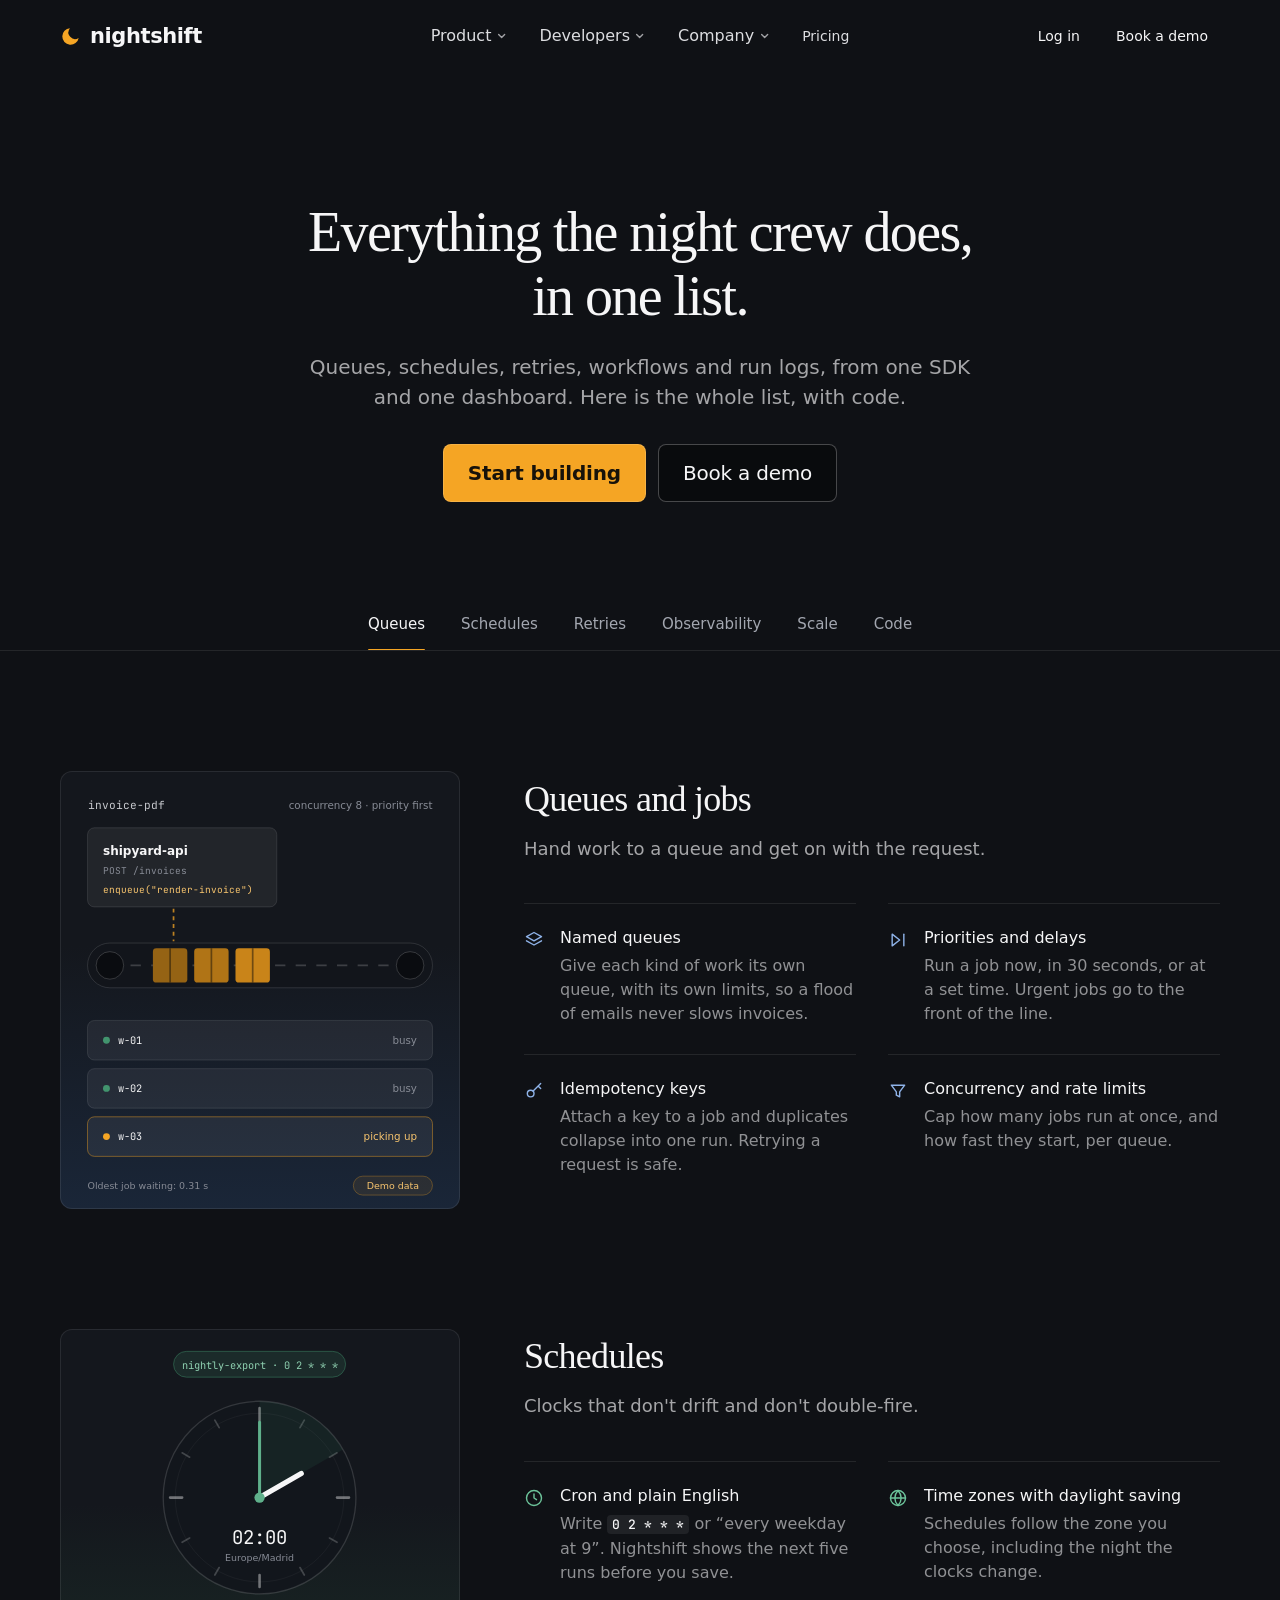
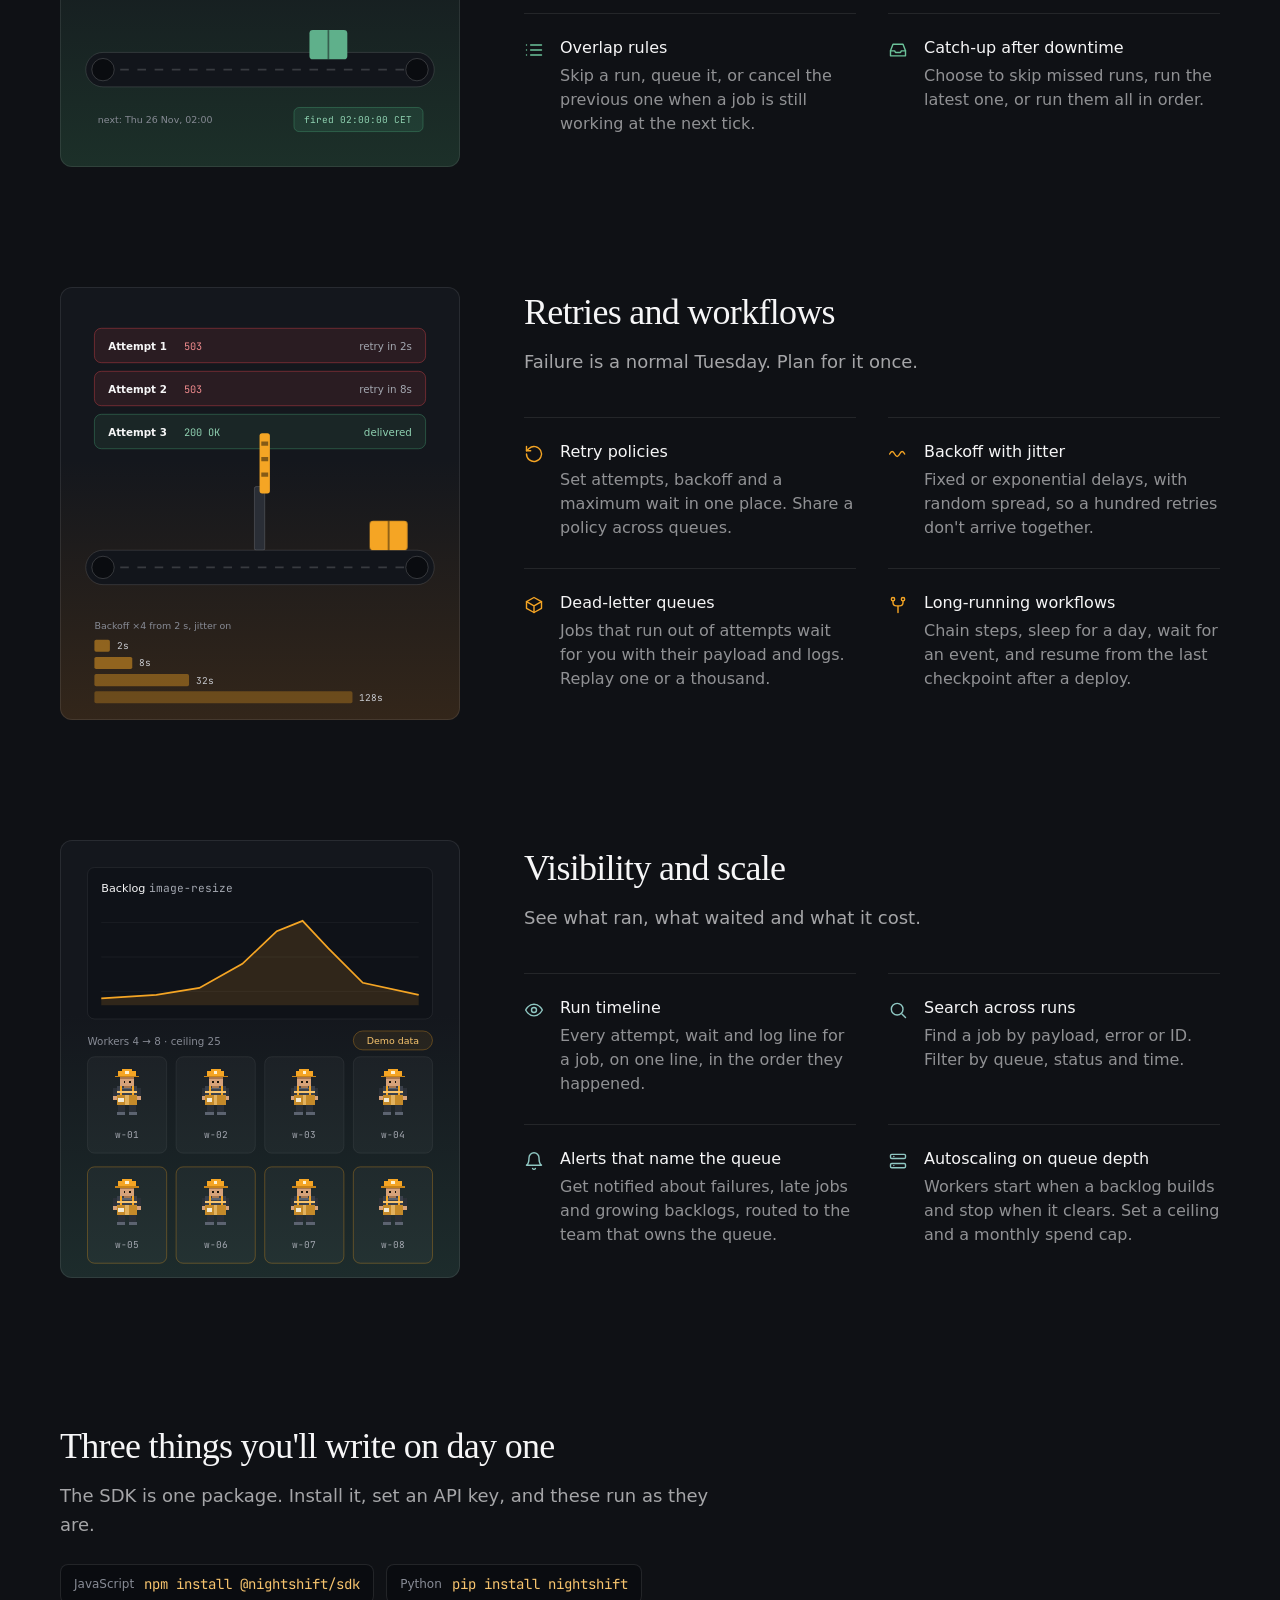
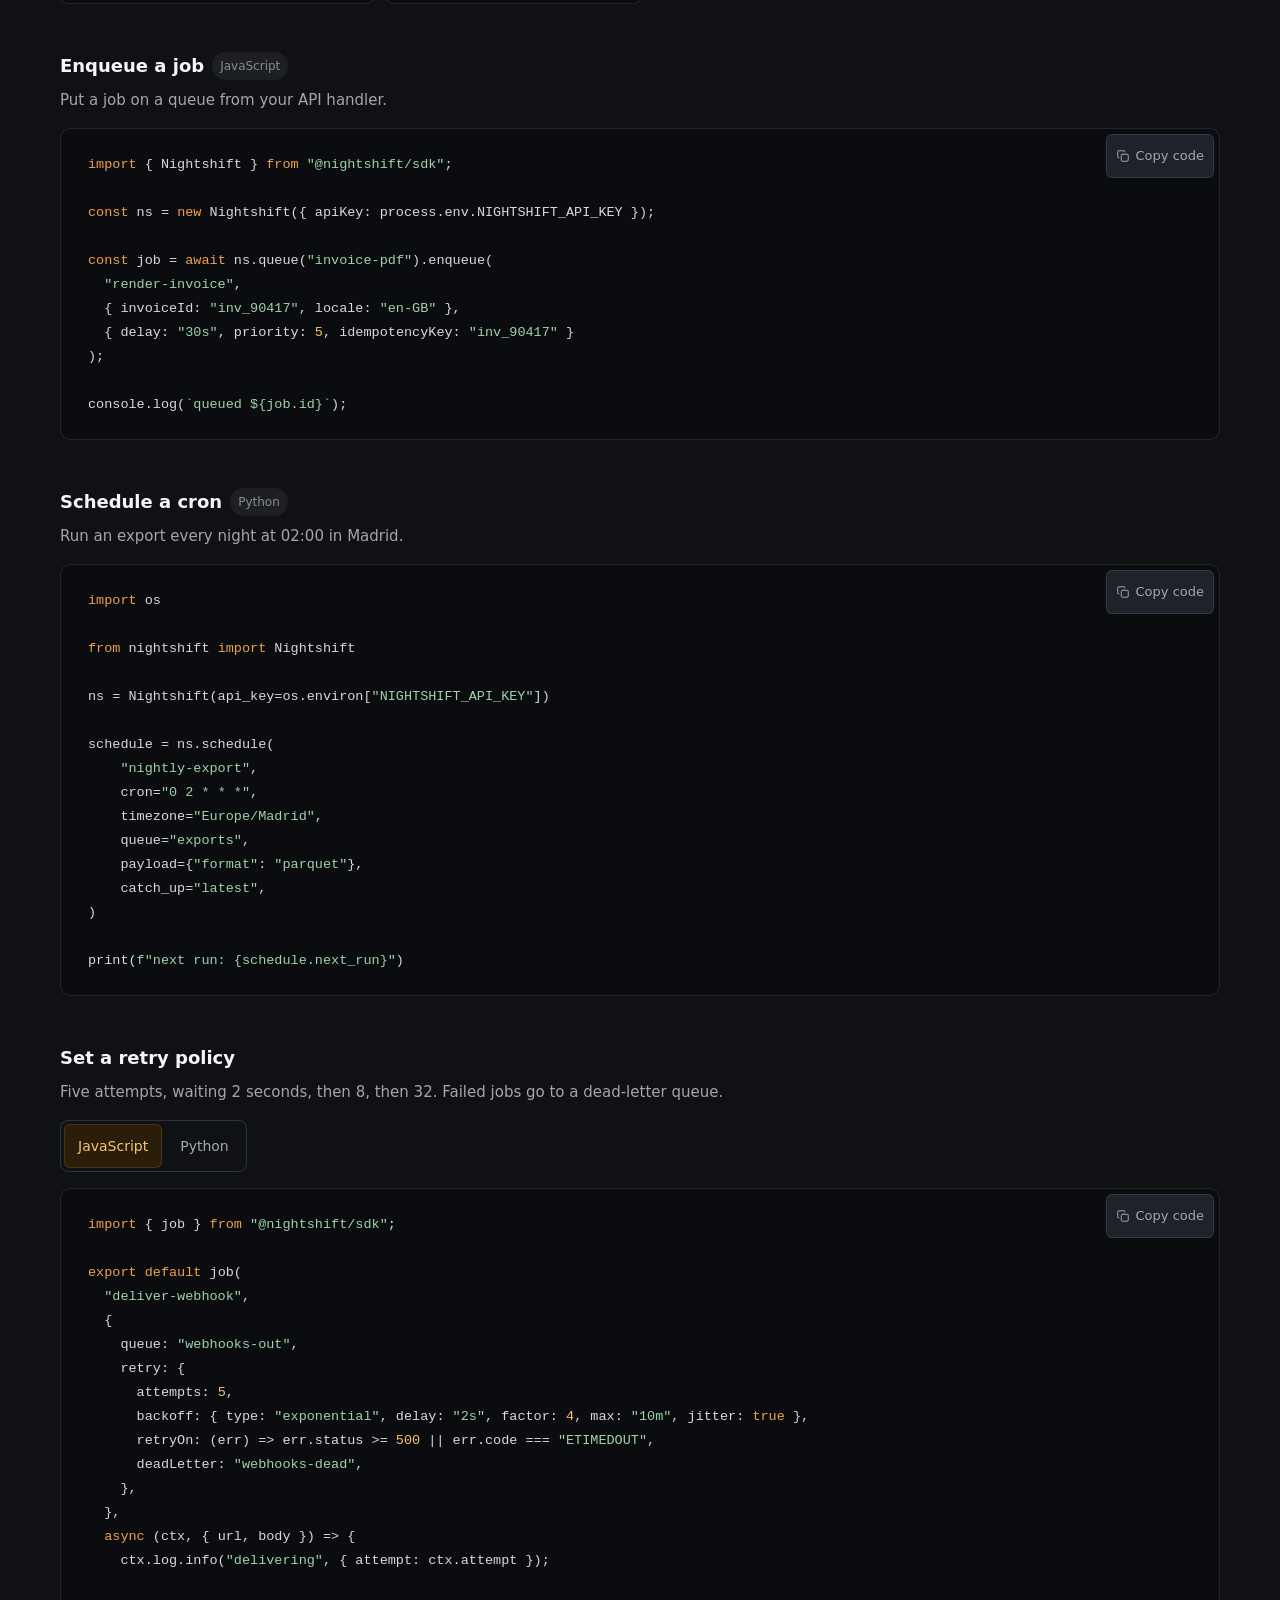
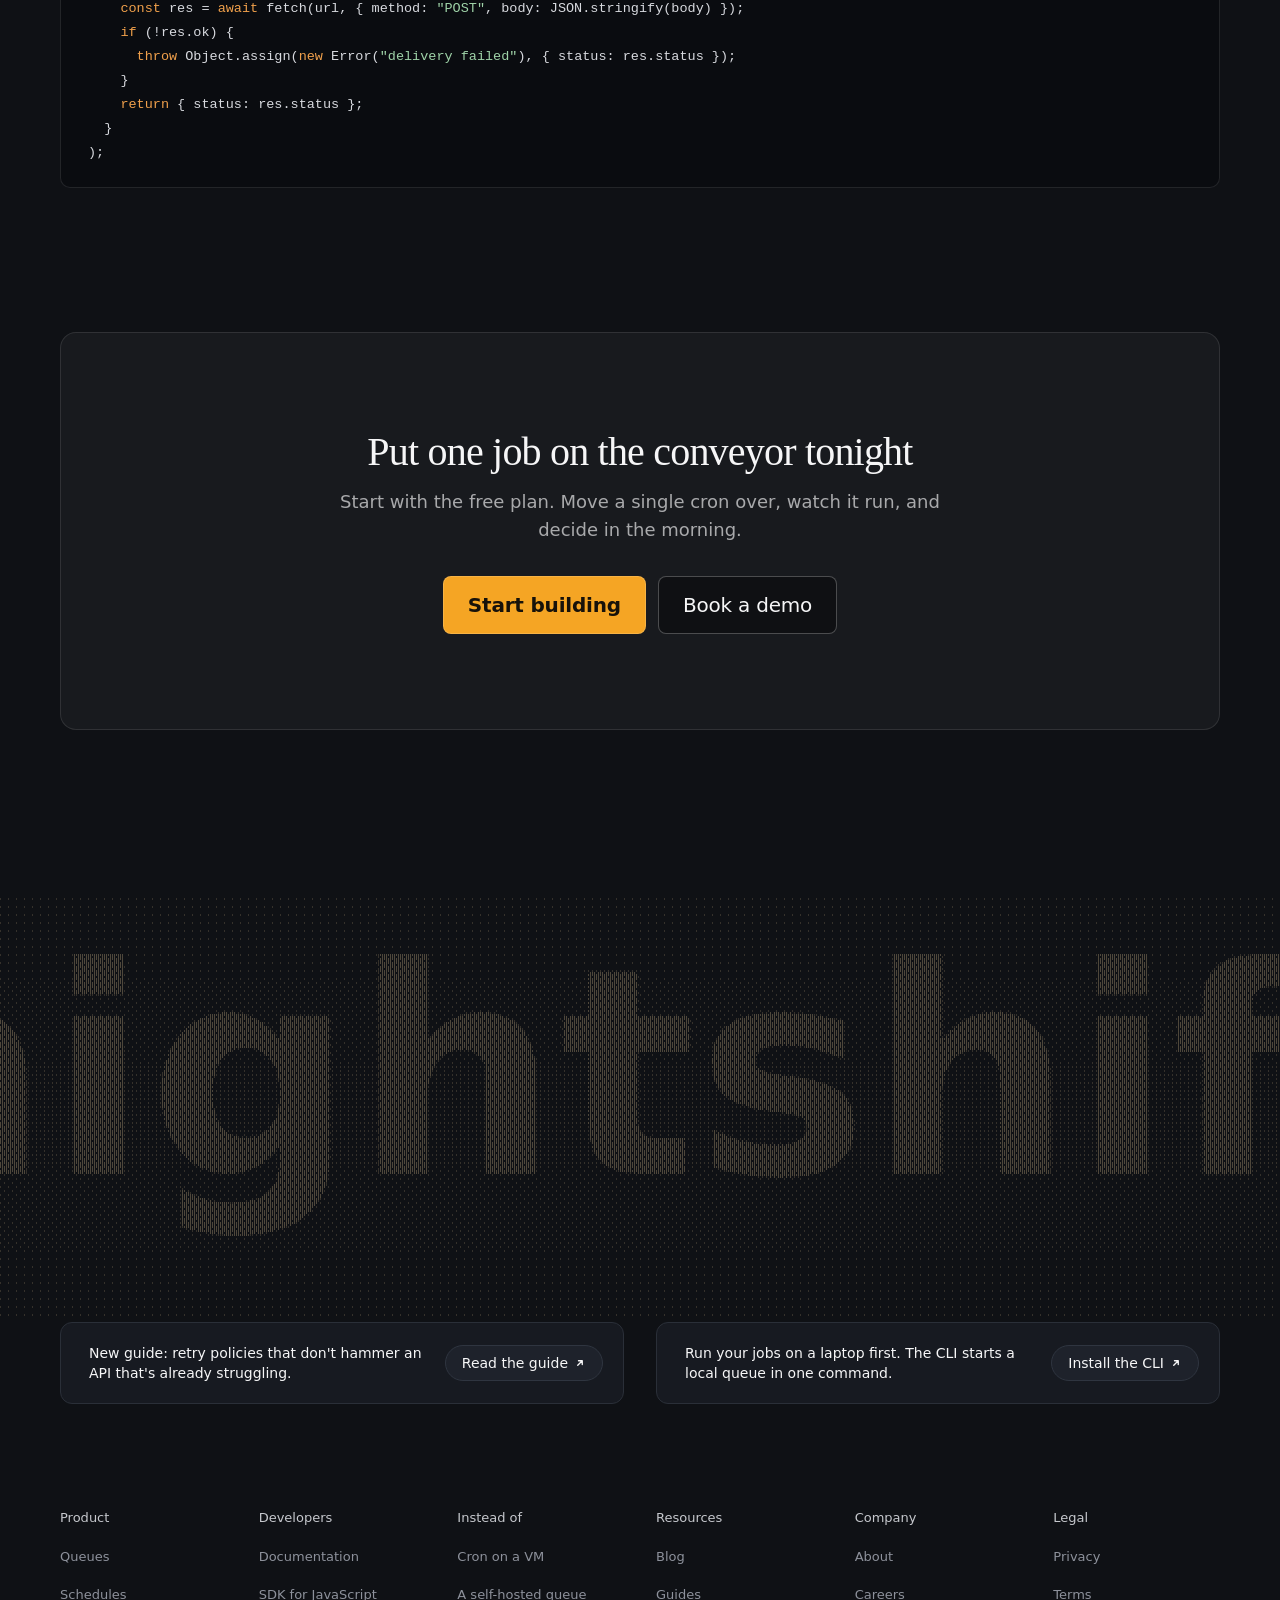
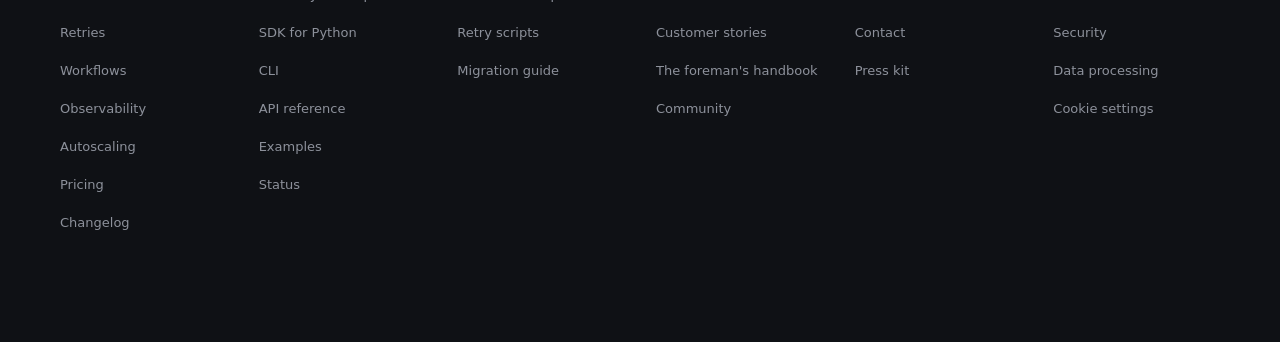
<file: features/index.html>
<!doctype html>
<html lang="en">
<head>
<meta charset="utf-8">
<meta name="viewport" content="width=device-width, initial-scale=1">
<title>Nightshift features: queues, schedules, retries, observability</title>
<meta name="description" content="The full list: named queues, cron with time zones, retry policies, long-running workflows, run timelines and autoscaling. With code in JavaScript and Python.">
<meta property="og:title" content="Nightshift features: queues, schedules, retries, observability">
<meta property="og:description" content="The full list: named queues, cron with time zones, retry policies, long-running workflows, run timelines and autoscaling. With code in JavaScript and Python.">
<meta property="og:url" content="https://nightshift.wolfbc.art/features/">
<meta property="og:image" content="https://nightshift.wolfbc.art/assets/og.jpg">
<meta property="og:image:width" content="1200">
<meta property="og:image:height" content="630">
<meta name="twitter:card" content="summary_large_image">
<meta property="og:type" content="website">
<meta name="theme-color" content="#0f1115">
<link rel="icon" href="../favicon.svg" type="image/svg+xml">
<link rel="preconnect" href="https://api.fontshare.com" crossorigin>
<link rel="preconnect" href="https://fonts.googleapis.com">
<link rel="preconnect" href="https://fonts.gstatic.com" crossorigin>
<link rel="stylesheet" href="https://api.fontshare.com/v2/css?f[]=erode@400,500&f[]=satoshi@400,500,700&display=swap">
<link rel="stylesheet" href="https://fonts.googleapis.com/css2?family=JetBrains+Mono:wght@400;500&display=swap">
<link rel="stylesheet" href="../css/site.css">
<link rel="stylesheet" href="../css/pages.css">
</head>
<body class="page-features">
<svg width="0" height="0" style="position:absolute" aria-hidden="true" focusable="false">
<defs>
<symbol id="i-moon" viewBox="0 0 24 24"><path d="M10.86 3.52A9 9 0 1 0 20.36 14.08A7.2 7.2 0 0 1 10.86 3.52Z" fill="currentColor"/></symbol>
<symbol id="i-chev" viewBox="0 0 12 12"><path d="M3 4.5l3 3 3-3" fill="none" stroke="currentColor" stroke-width="1.4" stroke-linecap="round" stroke-linejoin="round"/></symbol>
<symbol id="i-box" viewBox="0 0 24 24" fill="none" stroke="currentColor" stroke-width="1.7" stroke-linecap="round" stroke-linejoin="round"><path d="M21 8l-9-5-9 5v8l9 5 9-5z"/><path d="M3 8l9 5 9-5M12 13v8"/></symbol>
<symbol id="i-clock" viewBox="0 0 24 24" fill="none" stroke="currentColor" stroke-width="1.7" stroke-linecap="round" stroke-linejoin="round"><circle cx="12" cy="12" r="9"/><path d="M12 7v5l3 2"/></symbol>
<symbol id="i-retry" viewBox="0 0 24 24" fill="none" stroke="currentColor" stroke-width="1.7" stroke-linecap="round" stroke-linejoin="round"><path d="M3 12a9 9 0 1 0 3-6.7L3 8"/><path d="M3 3v5h5"/></symbol>
<symbol id="i-eye" viewBox="0 0 24 24" fill="none" stroke="currentColor" stroke-width="1.7" stroke-linecap="round" stroke-linejoin="round"><path d="M2 12s3.6-7 10-7 10 7 10 7-3.6 7-10 7S2 12 2 12z"/><circle cx="12" cy="12" r="3"/></symbol>
<symbol id="i-scale" viewBox="0 0 24 24" fill="none" stroke="currentColor" stroke-width="1.7" stroke-linecap="round" stroke-linejoin="round"><rect x="3" y="4" width="18" height="5" rx="1.5"/><rect x="3" y="15" width="18" height="5" rx="1.5"/><path d="M7 6.5h.01M7 17.5h.01"/></symbol>
<symbol id="i-layers" viewBox="0 0 24 24" fill="none" stroke="currentColor" stroke-width="1.7" stroke-linecap="round" stroke-linejoin="round"><path d="M12 3l9 5-9 5-9-5z"/><path d="M3 13l9 5 9-5"/></symbol>
<symbol id="i-bolt" viewBox="0 0 24 24" fill="none" stroke="currentColor" stroke-width="1.7" stroke-linecap="round" stroke-linejoin="round"><path d="M13 2L4 14h7l-1 8 9-12h-7z"/></symbol>
<symbol id="i-key" viewBox="0 0 24 24" fill="none" stroke="currentColor" stroke-width="1.7" stroke-linecap="round" stroke-linejoin="round"><circle cx="8" cy="15" r="4"/><path d="M11 12l9-9M17 6l3 3"/></symbol>
<symbol id="i-globe" viewBox="0 0 24 24" fill="none" stroke="currentColor" stroke-width="1.7" stroke-linecap="round" stroke-linejoin="round"><circle cx="12" cy="12" r="9"/><path d="M3 12h18M12 3c2.5 2.7 3.8 5.7 3.8 9s-1.3 6.3-3.8 9c-2.5-2.7-3.8-5.7-3.8-9S9.5 5.7 12 3z"/></symbol>
<symbol id="i-skip" viewBox="0 0 24 24" fill="none" stroke="currentColor" stroke-width="1.7" stroke-linecap="round" stroke-linejoin="round"><path d="M5 5l9 7-9 7z"/><path d="M19 5v14"/></symbol>
<symbol id="i-wave" viewBox="0 0 24 24" fill="none" stroke="currentColor" stroke-width="1.7" stroke-linecap="round" stroke-linejoin="round"><path d="M2 12c2-4 4-4 6 0s4 4 6 0 4-4 6 0"/></symbol>
<symbol id="i-filter" viewBox="0 0 24 24" fill="none" stroke="currentColor" stroke-width="1.7" stroke-linecap="round" stroke-linejoin="round"><path d="M4 5h16l-6 8v6l-4-2v-4z"/></symbol>
<symbol id="i-inbox" viewBox="0 0 24 24" fill="none" stroke="currentColor" stroke-width="1.7" stroke-linecap="round" stroke-linejoin="round"><path d="M3 13l3-8h12l3 8v6H3z"/><path d="M3 13h5l1 2h6l1-2h5"/></symbol>
<symbol id="i-list" viewBox="0 0 24 24" fill="none" stroke="currentColor" stroke-width="1.7" stroke-linecap="round" stroke-linejoin="round"><path d="M8 6h13M8 12h13M8 18h13M3 6h.01M3 12h.01M3 18h.01"/></symbol>
<symbol id="i-search" viewBox="0 0 24 24" fill="none" stroke="currentColor" stroke-width="1.7" stroke-linecap="round" stroke-linejoin="round"><circle cx="11" cy="11" r="7"/><path d="M21 21l-4.3-4.3"/></symbol>
<symbol id="i-bell" viewBox="0 0 24 24" fill="none" stroke="currentColor" stroke-width="1.7" stroke-linecap="round" stroke-linejoin="round"><path d="M6 8a6 6 0 1 1 12 0c0 7 3 9 3 9H3s3-2 3-9"/><path d="M10.3 21a1.9 1.9 0 0 0 3.4 0"/></symbol>
<symbol id="i-trend" viewBox="0 0 24 24" fill="none" stroke="currentColor" stroke-width="1.7" stroke-linecap="round" stroke-linejoin="round"><path d="M3 17l6-6 4 4 8-8"/><path d="M14 7h7v7"/></symbol>
<symbol id="i-dollar" viewBox="0 0 24 24" fill="none" stroke="currentColor" stroke-width="1.7" stroke-linecap="round" stroke-linejoin="round"><path d="M12 2v20M17 6H9.5a3.5 3.5 0 0 0 0 7h5a3.5 3.5 0 0 1 0 7H6"/></symbol>
<symbol id="i-cloud" viewBox="0 0 24 24" fill="none" stroke="currentColor" stroke-width="1.7" stroke-linecap="round" stroke-linejoin="round"><path d="M17.5 19H7a5 5 0 1 1 1-9.9A6 6 0 0 1 19.5 11 4 4 0 0 1 17.5 19z"/></symbol>
<symbol id="i-fork" viewBox="0 0 24 24" fill="none" stroke="currentColor" stroke-width="1.7" stroke-linecap="round" stroke-linejoin="round"><circle cx="6" cy="5" r="2"/><circle cx="18" cy="5" r="2"/><path d="M6 7v2a4 4 0 0 0 4 4h4a4 4 0 0 0 4-4V7M12 13v8"/></symbol>
<symbol id="i-check" viewBox="0 0 24 24" fill="none" stroke="currentColor" stroke-width="2" stroke-linecap="round" stroke-linejoin="round"><path d="M5 12.5l4.5 4.5L19 7.5"/></symbol>
<symbol id="i-x" viewBox="0 0 24 24" fill="none" stroke="currentColor" stroke-width="1.8" stroke-linecap="round"><path d="M6 6l12 12M18 6L6 18"/></symbol>
<symbol id="i-pause" viewBox="0 0 16 16"><rect x="3.5" y="2.5" width="3" height="11" rx="1" fill="currentColor"/><rect x="9.5" y="2.5" width="3" height="11" rx="1" fill="currentColor"/></symbol>
<symbol id="i-play" viewBox="0 0 16 16"><path d="M4 2.5v11l9.5-5.5z" fill="currentColor"/></symbol>
<symbol id="i-copy" viewBox="0 0 24 24" fill="none" stroke="currentColor" stroke-width="1.7" stroke-linecap="round" stroke-linejoin="round"><rect x="9" y="9" width="12" height="12" rx="2"/><path d="M5 15H4a1 1 0 0 1-1-1V4a1 1 0 0 1 1-1h10a1 1 0 0 1 1 1v1"/></symbol>
<symbol id="i-plus" viewBox="0 0 24 24" fill="none" stroke="currentColor" stroke-width="1.8" stroke-linecap="round"><path d="M12 5v14M5 12h14"/></symbol>
<symbol id="px-mod" viewBox="0 0 24 28" shape-rendering="crispEdges">
<rect x="9" y="1" width="6" height="1" fill="#f5a524"/><rect x="7" y="2" width="10" height="3" fill="#f5a524"/><rect x="5" y="5" width="14" height="1" fill="#c98419"/>
<rect class="led" x="11" y="2" width="2" height="2" fill="#fff1cf"/>
<rect x="8" y="6" width="8" height="5" fill="#d6a27a"/><rect x="8" y="6" width="8" height="1" fill="#a8774f"/>
<rect x="10" y="8" width="1" height="1" fill="#17120a"/><rect x="13" y="8" width="1" height="1" fill="#17120a"/>
<rect x="6" y="11" width="12" height="6" fill="#3a404b"/><rect x="10" y="11" width="4" height="1" fill="#a8774f"/><rect x="9" y="12" width="6" height="1" fill="#5c6370"/><rect x="8" y="11" width="1" height="5" fill="#f5a524"/><rect x="15" y="11" width="1" height="5" fill="#f5a524"/><rect x="6" y="14" width="12" height="1" fill="#f7c46e"/>
<rect x="4" y="12" width="2" height="5" fill="#2b3038"/><rect x="18" y="12" width="2" height="5" fill="#2b3038"/><rect x="4" y="17" width="2" height="2" fill="#d6a27a"/><rect x="18" y="17" width="2" height="2" fill="#d6a27a"/>
<rect x="6" y="16" width="12" height="6" fill="#c58a2a"/><rect x="11" y="16" width="2" height="6" fill="#e3b25f"/><rect x="7" y="18" width="3" height="2" fill="#f3e9d2"/>
<rect x="7" y="22" width="4" height="4" fill="#2b3038"/><rect x="13" y="22" width="4" height="4" fill="#2b3038"/>
<rect x="6" y="26" width="5" height="2" fill="#5c6370"/><rect x="13" y="26" width="5" height="2" fill="#5c6370"/>
</symbol>
</defs>
</svg>
<a class="skip" href="#main">Skip to content</a>
<header class="nav" id="top">
  <div class="nav__inner">
    <a class="logo" href="../" aria-label="Nightshift"><svg aria-hidden="true" style="color:var(--amber)"><use href="#i-moon"/></svg><span aria-hidden="true">nightshift</span></a>
    <nav class="nav__menu" aria-label="Main">
      <div class="nav__item">
        <button class="nav__trigger" aria-expanded="false" aria-controls="mega-product" data-mega>Product<svg aria-hidden="true"><use href="#i-chev"/></svg></button>
        <div class="mega" id="mega-product">
          <div class="mega__grid">
            <a class="mega__tile mega__tile--big" href="../features/#queues"><span class="mega__title">Queues</span><span class="mega__desc">Send a job from your code and let a worker pick it up. Limits, priorities and delays included.</span>
              <svg class="mega__art" viewBox="0 0 220 128" fill="none" aria-hidden="true"><path d="M10 92l90-46 110 56-90 26z" stroke="currentColor"/><path d="M30 92l80-40M50 102l80-40M70 112l80-40" stroke="currentColor" stroke-dasharray="3 4"/><g stroke="#f5a524"><path d="M82 58l14-7 14 7-14 7z"/><path d="M82 58v12l14 7 14-7V58M96 65v12"/></g><g stroke="currentColor"><path d="M118 72l12-6 12 6-12 6z"/><path d="M118 72v10l12 6 12-6V72"/><path d="M150 88l12-6 12 6-12 6z"/><path d="M150 88v10l12 6 12-6V88"/></g></svg></a>
            <div class="mega__stack">
              <a class="mega__tile" href="../features/#schedules"><span class="mega__title">Schedules</span><span class="mega__desc">Cron, in the time zone you choose, with the next run always visible.</span></a>
              <a class="mega__tile" href="../features/#retries"><span class="mega__title">Retries and workflows</span><span class="mega__desc">Backoff, dead-letter queues and jobs that can run for days.</span></a>
              <a class="mega__tile" href="../features/#observability"><span class="mega__title">Observability</span><span class="mega__desc">Every run, attempt and log line in one searchable timeline.</span></a>
            </div>
          </div>
          <div class="mega__foot"><a href="../features/#scale">Autoscaling</a><a href="../pricing/">See pricing</a></div>
        </div>
      </div>
      <div class="nav__item">
        <button class="nav__trigger" aria-expanded="false" aria-controls="mega-dev" data-mega>Developers<svg aria-hidden="true"><use href="#i-chev"/></svg></button>
        <div class="mega" id="mega-dev">
          <div class="mega__grid">
            <a class="mega__tile mega__tile--big" href="../features/#code"><span class="mega__title">Documentation</span><span class="mega__desc">Quickstart in ten minutes, then the full reference for queues, schedules and policies.</span>
              <svg class="mega__art" viewBox="0 0 220 128" fill="none" aria-hidden="true"><path d="M30 96l80-40 80 40-80 40z" stroke="currentColor"/><path d="M60 70l50-25 50 25-50 25z" stroke="currentColor"/><path d="M60 70v-14l50-25 50 25v14" stroke="currentColor"/><path d="M84 66l26-13M84 74l40-20" stroke="#f5a524"/></svg></a>
            <div class="mega__stack">
              <a class="mega__tile" href="../features/#code"><span class="mega__title">SDK for JavaScript and Python</span><span class="mega__desc">One small package. Enqueue, schedule and set a retry policy in a few lines.</span></a>
              <a class="mega__tile" href="../features/#code"><span class="mega__title">CLI</span><span class="mega__desc">Run your jobs on a laptop before they run on the floor.</span></a>
              <a class="mega__tile" href="../features/"><span class="mega__title">Changelog</span><span class="mega__desc">What shipped this week, written by the people who shipped it.</span></a>
            </div>
          </div>
          <div class="mega__foot"><a href="../features/#code">API reference</a><a href="#status">Status</a></div>
        </div>
      </div>
      <div class="nav__item">
        <button class="nav__trigger" aria-expanded="false" aria-controls="mega-company" data-mega>Company<svg aria-hidden="true"><use href="#i-chev"/></svg></button>
        <div class="mega" id="mega-company">
          <div class="mega__grid">
            <a class="mega__tile mega__tile--big" href="../"><span class="mega__title">About Nightshift</span><span class="mega__desc">A small crew that likes jobs finishing without anyone watching.</span>
              <svg class="mega__art" viewBox="0 0 220 128" fill="none" aria-hidden="true"><path d="M20 100h180M40 100V60l30-16 30 16v40M100 100V48l40-20 40 20v52" stroke="currentColor"/><path d="M52 72h12M52 84h12M114 60h12M114 74h12M150 60h12M150 74h12" stroke="#f5a524"/><path d="M168 28V10" stroke="currentColor"/></svg></a>
            <div class="mega__stack">
              <a class="mega__tile" href="../#stories"><span class="mega__title">Customers</span><span class="mega__desc">How other teams retired their cron VMs.</span></a>
              <a class="mega__tile" href="mailto:demo@nightshift.wolfbc.art?subject=Careers"><span class="mega__title">Careers <span class="badge">3 open roles</span></span><span class="mega__desc">Platform, support and design. Day shifts available.</span></a>
              <a class="mega__tile" href="mailto:demo@nightshift.wolfbc.art?subject=Nightshift%20demo%20request"><span class="mega__title">Contact</span><span class="mega__desc">Talk to an engineer, not a form.</span></a>
            </div>
          </div>
        </div>
      </div>
      <a class="nav__plain" href="../pricing/">Pricing</a>
    </nav>
    <div class="nav__actions">
      <a class="nav__action" href="../pricing/">Log in</a>
      <a class="nav__action" href="mailto:demo@nightshift.wolfbc.art?subject=Nightshift%20demo%20request">Book a demo</a>
      <button class="nav__burger" aria-label="Open menu" aria-expanded="false" aria-controls="mnav"><span></span></button>
    </div>
  </div>
</header>
<div class="mnav" id="mnav" role="dialog" aria-modal="true" aria-label="Menu">
  <div class="mnav__top">
    <a class="logo" href="../" aria-label="Nightshift"><svg aria-hidden="true" style="color:var(--amber)"><use href="#i-moon"/></svg><span aria-hidden="true">nightshift</span></a>
    <button class="mnav__close" aria-label="Close menu"><svg width="18" height="18" aria-hidden="true"><use href="#i-x"/></svg></button>
  </div>
  <div class="mnav__body">
    <div class="mnav__acc"><button aria-expanded="false" aria-controls="ma-1">Product<svg aria-hidden="true"><use href="#i-chev"/></svg></button>
      <div class="mnav__panel" id="ma-1" hidden>
        <a href="../features/#queues"><strong>Queues</strong><span>Send a job from your code and let a worker pick it up. Limits, priorities and delays included.</span></a>
        <a href="../features/#schedules"><strong>Schedules</strong><span>Cron, in the time zone you choose, with the next run always visible.</span></a>
        <a href="../features/#retries"><strong>Retries and workflows</strong><span>Backoff, dead-letter queues and jobs that can run for days.</span></a>
        <a href="../features/#observability"><strong>Observability</strong><span>Every run, attempt and log line in one searchable timeline.</span></a>
      </div></div>
    <div class="mnav__acc"><button aria-expanded="false" aria-controls="ma-2">Developers<svg aria-hidden="true"><use href="#i-chev"/></svg></button>
      <div class="mnav__panel" id="ma-2" hidden>
        <a href="../features/#code"><strong>Documentation</strong><span>Quickstart in ten minutes, then the full reference for queues, schedules and policies.</span></a>
        <a href="../features/#code"><strong>SDK for JavaScript and Python</strong><span>One small package. Enqueue, schedule and set a retry policy in a few lines.</span></a>
        <a href="../features/#code"><strong>CLI</strong><span>Run your jobs on a laptop before they run on the floor.</span></a>
        <a href="../features/"><strong>Changelog</strong><span>What shipped this week, written by the people who shipped it.</span></a>
      </div></div>
    <div class="mnav__acc"><button aria-expanded="false" aria-controls="ma-3">Company<svg aria-hidden="true"><use href="#i-chev"/></svg></button>
      <div class="mnav__panel" id="ma-3" hidden>
        <a href="../"><strong>About Nightshift</strong><span>A small crew that likes jobs finishing without anyone watching.</span></a>
        <a href="../#stories"><strong>Customers</strong><span>How other teams retired their cron VMs.</span></a>
        <a href="mailto:demo@nightshift.wolfbc.art?subject=Careers"><strong>Careers</strong><span>Platform, support and design. Day shifts available.</span></a>
        <a href="mailto:demo@nightshift.wolfbc.art?subject=Nightshift%20demo%20request"><strong>Contact</strong><span>Talk to an engineer, not a form.</span></a>
      </div></div>
    <a class="mnav__link" href="../pricing/">Pricing</a>
  </div>
  <div class="mnav__bar">
    <a class="btn btn--ghost" href="mailto:demo@nightshift.wolfbc.art?subject=Nightshift%20demo%20request">Book a demo</a>
    <a class="btn btn--primary" href="../pricing/">Start building</a>
  </div>
</div>
<main id="main">
<section class="f-hero">
  <h1 class="f-h1"><span>Everything the night crew does,</span> <span>in one list.</span></h1>
  <p class="f-hero__sub">Queues, schedules, retries, workflows and run logs, from one SDK and one dashboard. Here is the whole list, with code.</p>
  <div class="f-hero__actions">
    <a class="btn btn--primary" href="../pricing/">Start building</a>
    <a class="btn btn--ghost" href="mailto:demo@nightshift.wolfbc.art?subject=Nightshift%20demo%20request">Book a demo</a>
  </div>
</section>
<nav class="subnav" aria-label="On this page">
  <ul class="subnav__list">
    <li><a href="#queues">Queues</a></li>
    <li><a href="#schedules">Schedules</a></li>
    <li><a href="#retries">Retries</a></li>
    <li><a href="#observability">Observability</a></li>
    <li><a href="#scale">Scale</a></li>
    <li><a href="#code">Code</a></li>
  </ul>
</nav>
<section class="cap cap--night" id="queues" aria-labelledby="queues-h">
  <div class="cap__row">
    <div class="cap__art"><div class="vbox scene sc-enqueue" style="--vbox-end:#1a2638" data-scene-play role="img" aria-label="Jobs leave an API, ride a conveyor and reach a free worker.">
      <svg viewBox="0 0 465 509" aria-hidden="true"><text x="32" y="44" font-size="13" class="m" fill="#c6c8cd">invoice-pdf</text><text x="433" y="44" font-size="12" fill="#878b95" text-anchor="end">concurrency 8 · priority first</text><g transform="translate(32 66)"><rect width="220" height="92" rx="8" fill="rgba(255,255,255,.06)" stroke="rgba(255,255,255,.12)"/><text x="18" y="32" font-size="14" font-weight="700" fill="#f6f6f7">shipyard-api</text><text x="18" y="54" font-size="11" class="m" fill="#878b95">POST /invoices</text><text x="18" y="76" font-size="11" class="m" fill="#f7c46e">enqueue("render-invoice")</text></g><path d="M132 160v38" stroke="#f5a524" stroke-width="2" stroke-dasharray="4.5 4.5" opacity=".75"/><g transform="translate(32 200)"><rect width="401" height="52" rx="26" fill="#12151b" stroke="rgba(255,255,255,.14)"/><path class="belt-dash" d="M26 26h349" stroke="rgba(255,255,255,.18)" stroke-width="2" stroke-dasharray="12 12"/><g fill="#0a0c10" stroke="rgba(255,255,255,.2)"><circle cx="26" cy="26" r="16"/><circle cx="375" cy="26" r="16"/></g></g><g class="q-pkt out" style="--out:160px;transition-delay:0.35s"><rect x="300" y="206" width="40" height="40" rx="4" fill="#f5a524"/><path d="M320 206v40" stroke="#17120a" stroke-width="2" opacity=".5"/></g><g class="q-pkt out" style="--out:160px;transition-delay:0.3s"><rect x="252" y="206" width="40" height="40" rx="4" fill="#e2951c"/><path d="M272 206v40" stroke="#17120a" stroke-width="2" opacity=".5"/></g><g class="q-pkt" style="transition-delay:0.25s"><rect x="204" y="206" width="40" height="40" rx="4" fill="#c98419"/><path d="M224 206v40" stroke="#17120a" stroke-width="2" opacity=".5"/></g><g class="q-pkt" style="transition-delay:0.2s"><rect x="156" y="206" width="40" height="40" rx="4" fill="#b07416"/><path d="M176 206v40" stroke="#17120a" stroke-width="2" opacity=".5"/></g><g class="q-pkt" style="transition-delay:0.15s"><rect x="108" y="206" width="40" height="40" rx="4" fill="#956314"/><path d="M128 206v40" stroke="#17120a" stroke-width="2" opacity=".5"/></g><g font-size="12"><g transform="translate(32 290)"><rect width="401" height="46" rx="8" fill="rgba(255,255,255,.06)" stroke="rgba(255,255,255,.12)"/><circle cx="22" cy="23" r="4" fill="#42946e"/><text x="36" y="27" class="m" fill="#f6f6f7">w-01</text><text x="383" y="27" text-anchor="end" fill="#878b95">busy</text></g><g transform="translate(32 346)"><rect width="401" height="46" rx="8" fill="rgba(255,255,255,.06)" stroke="rgba(255,255,255,.12)"/><circle cx="22" cy="23" r="4" fill="#42946e"/><text x="36" y="27" class="m" fill="#f6f6f7">w-02</text><text x="383" y="27" text-anchor="end" fill="#878b95">busy</text></g><g transform="translate(32 402)"><rect width="401" height="46" rx="8" fill="rgba(255,255,255,.06)" stroke="rgba(245,165,36,.5)"/><circle cx="22" cy="23" r="4" fill="#f5a524"/><text x="36" y="27" class="m" fill="#f6f6f7">w-03</text><text x="383" y="27" text-anchor="end" fill="#f7c46e">picking up</text></g></g><text x="32" y="486" font-size="11" fill="#878b95">Oldest job waiting: 0.31 s</text><g><rect x="341" y="471" width="92" height="22" rx="11" fill="rgba(245,165,36,.08)" stroke="rgba(245,165,36,.35)"/><text x="387" y="486" font-size="11" text-anchor="middle" fill="#f7c46e">Demo data</text></g></svg>
    </div></div>
    <div class="cap__text">
      <div class="cap__head">
        <h2 class="cap__h" id="queues-h">Queues and jobs</h2>
        <p class="cap__intro">Hand work to a queue and get on with the request.</p>
      </div>
      <ul class="cap__list">
      <li class="cap__item"><svg aria-hidden="true"><use href="#i-layers"/></svg><div><h3>Named queues</h3><p>Give each kind of work its own queue, with its own limits, so a flood of emails never slows invoices.</p></div></li>
      <li class="cap__item"><svg aria-hidden="true"><use href="#i-skip"/></svg><div><h3>Priorities and delays</h3><p>Run a job now, in 30 seconds, or at a set time. Urgent jobs go to the front of the line.</p></div></li>
      <li class="cap__item"><svg aria-hidden="true"><use href="#i-key"/></svg><div><h3>Idempotency keys</h3><p>Attach a key to a job and duplicates collapse into one run. Retrying a request is safe.</p></div></li>
      <li class="cap__item"><svg aria-hidden="true"><use href="#i-filter"/></svg><div><h3>Concurrency and rate limits</h3><p>Cap how many jobs run at once, and how fast they start, per queue.</p></div></li>
      </ul>
    </div>
  </div>
</section>
<section class="cap cap--ok" id="schedules" aria-labelledby="schedules-h">
  <div class="cap__row">
    <div class="cap__art"><div class="vbox scene sc-schedule" data-scene-play role="img" aria-label="A clock reaches 02:00 and a job leaves the conveyor.">
      <svg viewBox="0 0 465 509" aria-hidden="true">
          <g transform="translate(132 26)"><rect width="200" height="30" rx="15" fill="rgba(66,148,110,.16)" stroke="rgba(66,148,110,.5)"/><text x="100" y="20" font-size="12" class="m" fill="#8fd1b1" text-anchor="middle">nightly-export · 0 2 * * *</text></g>
          <circle cx="232" cy="196" r="112" fill="#12161c" stroke="rgba(255,255,255,.14)" stroke-width="1.5"/>
          <circle cx="232" cy="196" r="98" fill="none" stroke="rgba(255,255,255,.05)"/>
          <g stroke="rgba(255,255,255,.4)" stroke-width="3" stroke-linecap="round"><path d="M232 92v14M232 286v14M128 196h14M322 196h14"/></g>
          <g stroke="rgba(255,255,255,.2)" stroke-width="2" stroke-linecap="round"><path d="M284 106l-5 8.7M322 144l-8.7 5M322 248l-8.7-5M284 286l-5-8.7M180 286l5-8.7M142 248l8.7-5M142 144l8.7 5M180 106l5 8.7"/></g>
          <path d="M232 196 L232 84 A112 112 0 0 1 329 140 Z" fill="rgba(66,148,110,.10)"/>
          <line class="clock-hr" x1="232" y1="196" x2="232" y2="140" stroke="#f6f6f7" stroke-width="6" stroke-linecap="round" transform="rotate(60 232 196)"/>
          <g class="clock-min"><line x1="232" y1="196" x2="232" y2="108" stroke="#5fb08b" stroke-width="3.5" stroke-linecap="round"/></g>
          <circle cx="232" cy="196" r="6" fill="#5fb08b"/>
          <text x="232" y="250" font-size="22" class="m" fill="#f6f6f7" text-anchor="middle">02:00</text>
          <text x="232" y="270" font-size="11" fill="#878b95" text-anchor="middle">Europe/Madrid</text>
          <!-- conveyor -->
          <g transform="translate(30 376)">
            <rect width="405" height="40" rx="20" fill="#12151b" stroke="rgba(255,255,255,.14)"/>
            <path class="belt-dash" d="M20 20h365" stroke="rgba(255,255,255,.16)" stroke-width="2" stroke-dasharray="10 10"/>
            <g fill="#0a0c10" stroke="rgba(255,255,255,.2)"><circle cx="20" cy="20" r="13"/><circle cx="385" cy="20" r="13"/></g>
          </g>
          <g class="fire-pkt"><rect x="120" y="350" width="44" height="34" rx="4" fill="#5fb08b"/><path d="M142 350v34" stroke="#0f1115" stroke-width="2" opacity=".5"/></g>
          <g class="fired" transform="translate(272 440)"><rect width="150" height="28" rx="6" fill="rgba(66,148,110,.16)" stroke="rgba(66,148,110,.5)"/><text x="75" y="18" font-size="11" class="m" fill="#8fd1b1" text-anchor="middle">fired 02:00:00 CET</text></g>
          <text x="44" y="458" font-size="11" fill="#878b95">next: Thu 26 Nov, 02:00</text>
        </svg>
    </div></div>
    <div class="cap__text">
      <div class="cap__head">
        <h2 class="cap__h" id="schedules-h">Schedules</h2>
        <p class="cap__intro">Clocks that don't drift and don't double-fire.</p>
      </div>
      <ul class="cap__list">
      <li class="cap__item"><svg aria-hidden="true"><use href="#i-clock"/></svg><div><h3>Cron and plain English</h3><p>Write <code>0 2 * * *</code> or “every weekday at 9”. Nightshift shows the next five runs before you save.</p></div></li>
      <li class="cap__item"><svg aria-hidden="true"><use href="#i-globe"/></svg><div><h3>Time zones with daylight saving</h3><p>Schedules follow the zone you choose, including the night the clocks change.</p></div></li>
      <li class="cap__item"><svg aria-hidden="true"><use href="#i-list"/></svg><div><h3>Overlap rules</h3><p>Skip a run, queue it, or cancel the previous one when a job is still working at the next tick.</p></div></li>
      <li class="cap__item"><svg aria-hidden="true"><use href="#i-inbox"/></svg><div><h3>Catch-up after downtime</h3><p>Choose to skip missed runs, run the latest one, or run them all in order.</p></div></li>
      </ul>
    </div>
  </div>
</section>
<section class="cap cap--warm" id="retries" aria-labelledby="retries-h">
  <div class="cap__row">
    <div class="cap__art"><div class="vbox vbox--warm scene sc-retry" data-scene-play role="img" aria-label="A package bounces back from a gate, waits, and passes on the third try.">
      <svg viewBox="0 0 465 504" aria-hidden="true">
          <g font-size="12">
            <g class="r-tag a1" transform="translate(40 48)"><rect width="385" height="40" rx="8" fill="rgba(229,72,77,.10)" stroke="rgba(229,72,77,.45)"/><text x="16" y="25" fill="#f6f6f7" font-weight="700">Attempt 1</text><text x="104" y="25" class="m" fill="#f08b8e">503</text><text x="369" y="25" fill="#a3a7b0" text-anchor="end">retry in 2s</text></g>
            <g class="r-tag a2" transform="translate(40 98)"><rect width="385" height="40" rx="8" fill="rgba(229,72,77,.10)" stroke="rgba(229,72,77,.45)"/><text x="16" y="25" fill="#f6f6f7" font-weight="700">Attempt 2</text><text x="104" y="25" class="m" fill="#f08b8e">503</text><text x="369" y="25" fill="#a3a7b0" text-anchor="end">retry in 8s</text></g>
            <g class="r-tag a3" transform="translate(40 148)"><rect width="385" height="40" rx="8" fill="rgba(66,148,110,.12)" stroke="rgba(66,148,110,.5)"/><text x="16" y="25" fill="#f6f6f7" font-weight="700">Attempt 3</text><text x="104" y="25" class="m" fill="#8fd1b1">200 OK</text><text x="369" y="25" fill="#8fd1b1" text-anchor="end">delivered</text></g>
          </g>
          <!-- gate -->
          <rect x="226" y="232" width="12" height="74" rx="2" fill="#2a2e36" stroke="rgba(255,255,255,.18)"/>
          <g class="gate-arm"><rect x="232" y="232" width="12" height="70" rx="3" fill="#f5a524" transform="rotate(0)"/><path d="M234 244h8M234 262h8M234 280h8" stroke="#17120a" stroke-width="5" opacity=".5"/></g>
          <!-- conveyor -->
          <g transform="translate(30 306)">
            <rect width="405" height="40" rx="20" fill="#12151b" stroke="rgba(255,255,255,.14)"/>
            <path class="belt-dash" d="M20 20h365" stroke="rgba(255,255,255,.16)" stroke-width="2" stroke-dasharray="10 10"/>
            <g fill="#0a0c10" stroke="rgba(255,255,255,.2)"><circle cx="20" cy="20" r="13"/><circle cx="385" cy="20" r="13"/></g>
          </g>
          <g class="r-pkt"><rect x="60" y="272" width="44" height="34" rx="4" fill="#f5a524"/><path d="M82 272v34" stroke="#17120a" stroke-width="2" opacity=".5"/></g>
          <!-- backoff -->
          <text x="40" y="398" font-size="11" fill="#878b95">Backoff ×4 from 2 s, jitter on</text>
          <g font-size="11" class="m">
            <rect x="40" y="410" width="18" height="14" rx="2" fill="rgba(245,165,36,.5)"/><text x="66" y="421" fill="#c6c8cd">2s</text>
            <rect x="40" y="430" width="44" height="14" rx="2" fill="rgba(245,165,36,.5)"/><text x="92" y="441" fill="#c6c8cd">8s</text>
            <rect x="40" y="450" width="110" height="14" rx="2" fill="rgba(245,165,36,.4)"/><text x="158" y="461" fill="#c6c8cd">32s</text>
            <rect x="40" y="470" width="300" height="14" rx="2" fill="rgba(245,165,36,.3)"/><text x="348" y="481" fill="#c6c8cd">128s</text>
          </g>
        </svg>
    </div></div>
    <div class="cap__text">
      <div class="cap__head">
        <h2 class="cap__h" id="retries-h">Retries and workflows</h2>
        <p class="cap__intro">Failure is a normal Tuesday. Plan for it once.</p>
      </div>
      <ul class="cap__list">
      <li class="cap__item"><svg aria-hidden="true"><use href="#i-retry"/></svg><div><h3>Retry policies</h3><p>Set attempts, backoff and a maximum wait in one place. Share a policy across queues.</p></div></li>
      <li class="cap__item"><svg aria-hidden="true"><use href="#i-wave"/></svg><div><h3>Backoff with jitter</h3><p>Fixed or exponential delays, with random spread, so a hundred retries don't arrive together.</p></div></li>
      <li class="cap__item"><svg aria-hidden="true"><use href="#i-box"/></svg><div><h3>Dead-letter queues</h3><p>Jobs that run out of attempts wait for you with their payload and logs. Replay one or a thousand.</p></div></li>
      <li class="cap__item"><svg aria-hidden="true"><use href="#i-fork"/></svg><div><h3>Long-running workflows</h3><p>Chain steps, sleep for a day, wait for an event, and resume from the last checkpoint after a deploy.</p></div></li>
      </ul>
    </div>
  </div>
</section>
<section class="cap cap--slate" id="observability" aria-labelledby="observability-h">
  <div class="cap__row">
    <div class="cap__art"><div class="vbox scene sc-scale" style="--vbox-end:#1d2c2c" data-scene-play role="img" aria-label="A backlog chart rises and falls while more pixel-art workers clock in.">
      <svg viewBox="0 0 465 509" aria-hidden="true"><g transform="translate(32 32)"><rect width="401" height="176" rx="8" fill="#0f1218" stroke="rgba(255,255,255,.08)"/><text x="16" y="28" font-size="13" font-weight="500" fill="#f6f6f7">Backlog <tspan class="m" font-weight="400" fill="#a3a7b0">image-resize</tspan></text><g stroke="rgba(255,255,255,.05)"><path d="M16 64h369M16 104h369M16 144h369"/></g><path d="M16 152 L80 148 L130 140 L180 112 L220 74 L250 62 L280 94 L320 134 L385 148 L385 160 L16 160Z" fill="rgba(245,165,36,.14)"/><polyline points="16,152 80,148 130,140 180,112 220,74 250,62 280,94 320,134 385,148" fill="none" stroke="#f5a524" stroke-width="2"/></g><text x="32" y="238" font-size="12" fill="#878b95">Workers 4 → 8 · ceiling 25</text><g><rect x="341" y="222" width="92" height="22" rx="11" fill="rgba(245,165,36,.08)" stroke="rgba(245,165,36,.35)"/><text x="387" y="237" font-size="11" text-anchor="middle" fill="#f7c46e">Demo data</text></g><g class="m" font-size="11" fill="#a3a7b0"><g class="wk"><g transform="translate(32 252)"><rect width="92" height="112" rx="8" fill="rgba(255,255,255,.03)" stroke="rgba(255,255,255,.08)"/><use href="#px-mod" x="22" y="12" width="48" height="56"/><text x="46" y="94" text-anchor="middle">w-01</text></g></g><g class="wk"><g transform="translate(135 252)"><rect width="92" height="112" rx="8" fill="rgba(255,255,255,.03)" stroke="rgba(255,255,255,.08)"/><use href="#px-mod" x="22" y="12" width="48" height="56"/><text x="46" y="94" text-anchor="middle">w-02</text></g></g><g class="wk"><g transform="translate(238 252)"><rect width="92" height="112" rx="8" fill="rgba(255,255,255,.03)" stroke="rgba(255,255,255,.08)"/><use href="#px-mod" x="22" y="12" width="48" height="56"/><text x="46" y="94" text-anchor="middle">w-03</text></g></g><g class="wk"><g transform="translate(341 252)"><rect width="92" height="112" rx="8" fill="rgba(255,255,255,.03)" stroke="rgba(255,255,255,.08)"/><use href="#px-mod" x="22" y="12" width="48" height="56"/><text x="46" y="94" text-anchor="middle">w-04</text></g></g><g class="wk extra" style="transition-delay:0.05s"><g transform="translate(32 380)"><rect width="92" height="112" rx="8" fill="rgba(255,255,255,.03)" stroke="rgba(245,165,36,.35)"/><use href="#px-mod" x="22" y="12" width="48" height="56"/><text x="46" y="94" text-anchor="middle">w-05</text></g></g><g class="wk extra" style="transition-delay:0.13s"><g transform="translate(135 380)"><rect width="92" height="112" rx="8" fill="rgba(255,255,255,.03)" stroke="rgba(245,165,36,.35)"/><use href="#px-mod" x="22" y="12" width="48" height="56"/><text x="46" y="94" text-anchor="middle">w-06</text></g></g><g class="wk extra" style="transition-delay:0.21s"><g transform="translate(238 380)"><rect width="92" height="112" rx="8" fill="rgba(255,255,255,.03)" stroke="rgba(245,165,36,.35)"/><use href="#px-mod" x="22" y="12" width="48" height="56"/><text x="46" y="94" text-anchor="middle">w-07</text></g></g><g class="wk extra" style="transition-delay:0.29s"><g transform="translate(341 380)"><rect width="92" height="112" rx="8" fill="rgba(255,255,255,.03)" stroke="rgba(245,165,36,.35)"/><use href="#px-mod" x="22" y="12" width="48" height="56"/><text x="46" y="94" text-anchor="middle">w-08</text></g></g></g></svg>
    </div></div>
    <div class="cap__text">
      <div class="cap__head">
        <h2 class="cap__h" id="observability-h">Visibility and scale</h2>
        <p class="cap__intro">See what ran, what waited and what it cost.</p>
      </div>
      <ul class="cap__list">
      <li class="cap__item"><svg aria-hidden="true"><use href="#i-eye"/></svg><div><h3>Run timeline</h3><p>Every attempt, wait and log line for a job, on one line, in the order they happened.</p></div></li>
      <li class="cap__item"><svg aria-hidden="true"><use href="#i-search"/></svg><div><h3>Search across runs</h3><p>Find a job by payload, error or ID. Filter by queue, status and time.</p></div></li>
      <li class="cap__item"><svg aria-hidden="true"><use href="#i-bell"/></svg><div><h3>Alerts that name the queue</h3><p>Get notified about failures, late jobs and growing backlogs, routed to the team that owns the queue.</p></div></li>
      <li class="cap__item" id="scale"><svg aria-hidden="true"><use href="#i-scale"/></svg><div><h3>Autoscaling on queue depth</h3><p>Workers start when a backlog builds and stop when it clears. Set a ceiling and a monthly spend cap.</p></div></li>
      </ul>
    </div>
  </div>
</section>
<section class="code" id="code" aria-labelledby="code-h">
  <div class="code__inner">
    <div class="code__head">
      <h2 class="code__h" id="code-h">Three things you'll write on day one</h2>
      <p class="code__sub">The SDK is one package. Install it, set an API key, and these run as they are.</p>
      <div class="code__install">
        <p><span class="code__lang">JavaScript</span><code class="mono">npm install @nightshift/sdk</code></p>
        <p><span class="code__lang">Python</span><code class="mono">pip install nightshift</code></p>
      </div>
    </div>
    <figure class="sample">
      <figcaption><b>Enqueue a job</b> <span class="code__tagl">JavaScript</span><span class="sample__cap">Put a job on a queue from your API handler.</span></figcaption>
      <div class="code__body"><button class="code__copy" type="button" data-copy><svg aria-hidden="true"><use href="#i-copy"/></svg><span>Copy code</span></button><pre tabindex="0" aria-label="Enqueue a job, JavaScript"><code><span class="t-k">import</span> { Nightshift } <span class="t-k">from</span> <span class="t-s">"@nightshift/sdk"</span>;

<span class="t-k">const</span> ns = <span class="t-k">new</span> Nightshift({ apiKey: process.env.NIGHTSHIFT_API_KEY });

<span class="t-k">const</span> job = <span class="t-k">await</span> ns.queue(<span class="t-s">"invoice-pdf"</span>).enqueue(
  <span class="t-s">"render-invoice"</span>,
  { invoiceId: <span class="t-s">"inv_90417"</span>, locale: <span class="t-s">"en-GB"</span> },
  { delay: <span class="t-s">"30s"</span>, priority: <span class="t-n">5</span>, idempotencyKey: <span class="t-s">"inv_90417"</span> }
);

console.log(<span class="t-s">`queued ${job.id}`</span>);</code></pre></div>
    </figure>
    <figure class="sample">
      <figcaption><b>Schedule a cron</b> <span class="code__tagl">Python</span><span class="sample__cap">Run an export every night at 02:00 in Madrid.</span></figcaption>
      <div class="code__body"><button class="code__copy" type="button" data-copy><svg aria-hidden="true"><use href="#i-copy"/></svg><span>Copy code</span></button><pre tabindex="0" aria-label="Schedule a cron, Python"><code><span class="t-k">import</span> os

<span class="t-k">from</span> nightshift <span class="t-k">import</span> Nightshift

ns = Nightshift(api_key=os.environ[<span class="t-s">"NIGHTSHIFT_API_KEY"</span>])

schedule = ns.schedule(
    <span class="t-s">"nightly-export"</span>,
    cron=<span class="t-s">"0 2 * * *"</span>,
    timezone=<span class="t-s">"Europe/Madrid"</span>,
    queue=<span class="t-s">"exports"</span>,
    payload={<span class="t-s">"format"</span>: <span class="t-s">"parquet"</span>},
    catch_up=<span class="t-s">"latest"</span>,
)

print(<span class="t-s">f"next run: {schedule.next_run}"</span>)</code></pre></div>
    </figure>
    <figure class="sample sample--tabs">
      <figcaption><b>Set a retry policy</b><span class="sample__cap">Five attempts, waiting 2 seconds, then 8, then 32. Failed jobs go to a dead-letter queue.</span></figcaption>
      <div class="ltabs" role="tablist" aria-label="Language">
        <button role="tab" id="lt-js" aria-selected="true" aria-controls="lp-js">JavaScript</button>
        <button role="tab" id="lt-py" aria-selected="false" aria-controls="lp-py" tabindex="-1">Python</button>
      </div>
      <div role="tabpanel" id="lp-js" aria-labelledby="lt-js"><div class="code__body"><button class="code__copy" type="button" data-copy><svg aria-hidden="true"><use href="#i-copy"/></svg><span>Copy code</span></button><pre tabindex="0" aria-label="Set a retry policy, JavaScript"><code><span class="t-k">import</span> { job } <span class="t-k">from</span> <span class="t-s">"@nightshift/sdk"</span>;

<span class="t-k">export</span> <span class="t-k">default</span> job(
  <span class="t-s">"deliver-webhook"</span>,
  {
    queue: <span class="t-s">"webhooks-out"</span>,
    retry: {
      attempts: <span class="t-n">5</span>,
      backoff: { type: <span class="t-s">"exponential"</span>, delay: <span class="t-s">"2s"</span>, factor: <span class="t-n">4</span>, max: <span class="t-s">"10m"</span>, jitter: <span class="t-k">true</span> },
      retryOn: (err) =&gt; err.status &gt;= <span class="t-n">500</span> || err.code === <span class="t-s">"ETIMEDOUT"</span>,
      deadLetter: <span class="t-s">"webhooks-dead"</span>,
    },
  },
  <span class="t-k">async</span> (ctx, { url, body }) =&gt; {
    ctx.log.info(<span class="t-s">"delivering"</span>, { attempt: ctx.attempt });

    <span class="t-k">const</span> res = <span class="t-k">await</span> fetch(url, { method: <span class="t-s">"POST"</span>, body: JSON.stringify(body) });
    <span class="t-k">if</span> (!res.ok) {
      <span class="t-k">throw</span> Object.assign(<span class="t-k">new</span> Error(<span class="t-s">"delivery failed"</span>), { status: res.status });
    }
    <span class="t-k">return</span> { status: res.status };
  }
);</code></pre></div></div>
      <div role="tabpanel" id="lp-py" aria-labelledby="lt-py" hidden><div class="code__body"><button class="code__copy" type="button" data-copy><svg aria-hidden="true"><use href="#i-copy"/></svg><span>Copy code</span></button><pre tabindex="0" aria-label="Set a retry policy, Python"><code><span class="t-k">import</span> requests

<span class="t-k">from</span> nightshift <span class="t-k">import</span> Backoff, Retry, job


<span class="t-k">@job</span>(
    <span class="t-s">"deliver-webhook"</span>,
    queue=<span class="t-s">"webhooks-out"</span>,
    retry=Retry(
        attempts=<span class="t-n">5</span>,
        backoff=Backoff.exponential(delay=<span class="t-s">"2s"</span>, factor=<span class="t-n">4</span>, max=<span class="t-s">"10m"</span>, jitter=<span class="t-k">True</span>),
        dead_letter=<span class="t-s">"webhooks-dead"</span>,
    ),
)
<span class="t-k">def</span> deliver_webhook(ctx, url, body):
    ctx.log.info(<span class="t-s">"delivering"</span>, attempt=ctx.attempt)

    res = requests.post(url, json=body, timeout=<span class="t-n">10</span>)
    res.raise_for_status()
    <span class="t-k">return</span> {<span class="t-s">"status"</span>: res.status_code}</code></pre></div></div>
    </figure>
  </div>
</section>

<section class="fcta" aria-labelledby="fcta-h">
  <h2 class="fcta__h" id="fcta-h">Put one job on the conveyor tonight</h2>
  <p class="fcta__sub">Start with the free plan. Move a single cron over, watch it run, and decide in the morning.</p>
  <div class="f-hero__actions">
    <a class="btn btn--primary" href="../pricing/">Start building</a>
    <a class="btn btn--ghost" href="mailto:demo@nightshift.wolfbc.art?subject=Nightshift%20demo%20request">Book a demo</a>
  </div>
</section>
</main>
<script src="../js/pages.js" defer></script>
<div class="dither" aria-hidden="true"><canvas width="1440" height="464"></canvas></div>
<footer class="footer">
  <div class="footer__inner">
    <h2 class="sr-only">Explore Nightshift</h2>
    <div class="promos">
      <a class="promo" href="../features/#retries"><span>New guide: retry policies that don't hammer an API that's already struggling.</span><span class="promo__btn link-out">Read the guide</span></a>
      <a class="promo" href="../features/#code"><span>Run your jobs on a laptop first. The CLI starts a local queue in one command.</span><span class="promo__btn link-out">Install the CLI</span></a>
    </div>
    <div class="fcols">
      <div><h3>Product</h3><ul>
        <li><a href="../features/#queues">Queues</a></li><li><a href="../features/#schedules">Schedules</a></li><li><a href="../features/#retries">Retries</a></li><li><a href="../features/#retries">Workflows</a></li><li><a href="../features/#observability">Observability</a></li><li><a href="../features/#scale">Autoscaling</a></li><li><a href="../pricing/">Pricing</a></li><li><a href="../features/">Changelog</a></li></ul></div>
      <div><h3>Developers</h3><ul>
        <li><a href="../features/#code">Documentation</a></li><li><a href="../features/#code">SDK for JavaScript</a></li><li><a href="../features/#code">SDK for Python</a></li><li><a href="../features/#code">CLI</a></li><li><a href="../features/#code">API reference</a></li><li><a href="../features/#code">Examples</a></li><li><a href="#status">Status</a></li></ul></div>
      <div><h3>Instead of</h3><ul>
        <li><a href="../#schedule">Cron on a VM</a></li><li><a href="../#enqueue">A self-hosted queue</a></li><li><a href="../#retry">Retry scripts</a></li><li><a href="../pricing/#faq">Migration guide</a></li></ul></div>
      <div><h3>Resources</h3><ul>
        <li><a href="../features/">Blog</a></li><li><a href="../features/#retries">Guides</a></li><li><a href="../#stories">Customer stories</a></li><li><a href="../features/#code">The foreman's handbook</a></li><li><a href="mailto:demo@nightshift.wolfbc.art?subject=Community">Community</a></li></ul></div>
      <div><h3>Company</h3><ul>
        <li><a href="../">About</a></li><li><a href="mailto:demo@nightshift.wolfbc.art?subject=Careers">Careers</a></li><li><a href="mailto:demo@nightshift.wolfbc.art?subject=Nightshift%20demo%20request">Contact</a></li><li><a href="mailto:demo@nightshift.wolfbc.art?subject=Press%20kit">Press kit</a></li></ul></div>
      <div><h3>Legal</h3><ul class="flegal">
        <li><button type="button" class="flegal__btn" aria-expanded="false" aria-controls="concept-note">Privacy</button></li><li><button type="button" class="flegal__btn" aria-expanded="false" aria-controls="concept-note">Terms</button></li><li><button type="button" class="flegal__btn" aria-expanded="false" aria-controls="concept-note">Security</button></li><li><button type="button" class="flegal__btn" aria-expanded="false" aria-controls="concept-note">Data processing</button></li><li><button type="button" class="flegal__btn" aria-expanded="false" aria-controls="concept-note">Cookie settings</button></li></ul></div>
    </div>
    <p class="concept-note" id="concept-note" hidden>Nightshift is a concept: the product, its customers and its numbers are fictional, so there are no terms to sign and no data to process. This site sets no cookies and runs no analytics. Fonts load from Fontshare and Google Fonts.</p>
    <div class="fbottom">
      <p class="fbottom__legal">© 2026 Nightshift. A concept design: the product, customers and numbers on this site are fictional.</p>
      <span class="status" id="status"><i aria-hidden="true"></i>All systems normal</span>
      <p class="fbottom__credit">Concept project by Wolfgang Betancourth — <a href="https://wolfbc.art">wolfbc.art</a></p>
    </div>
  </div>
</footer>
<script src="../js/site.js" defer></script>
</body>
</html>
</file>
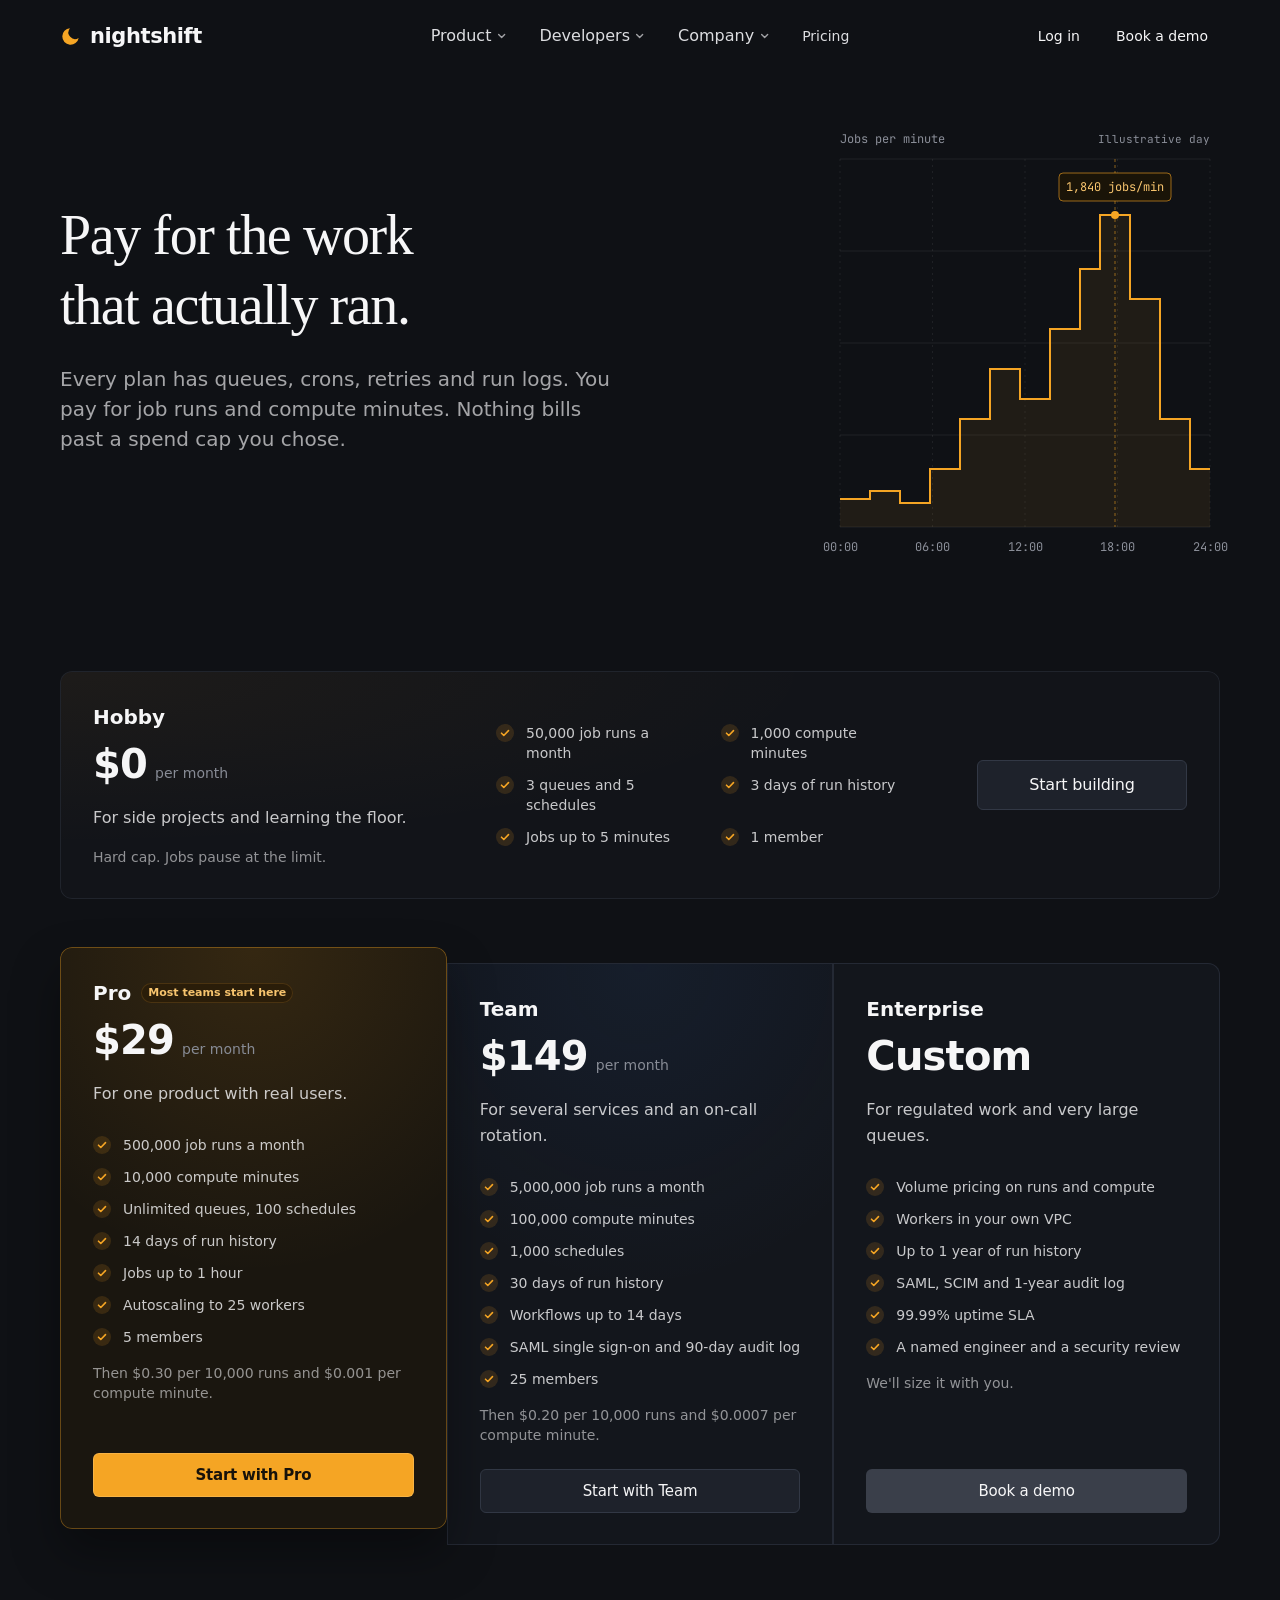
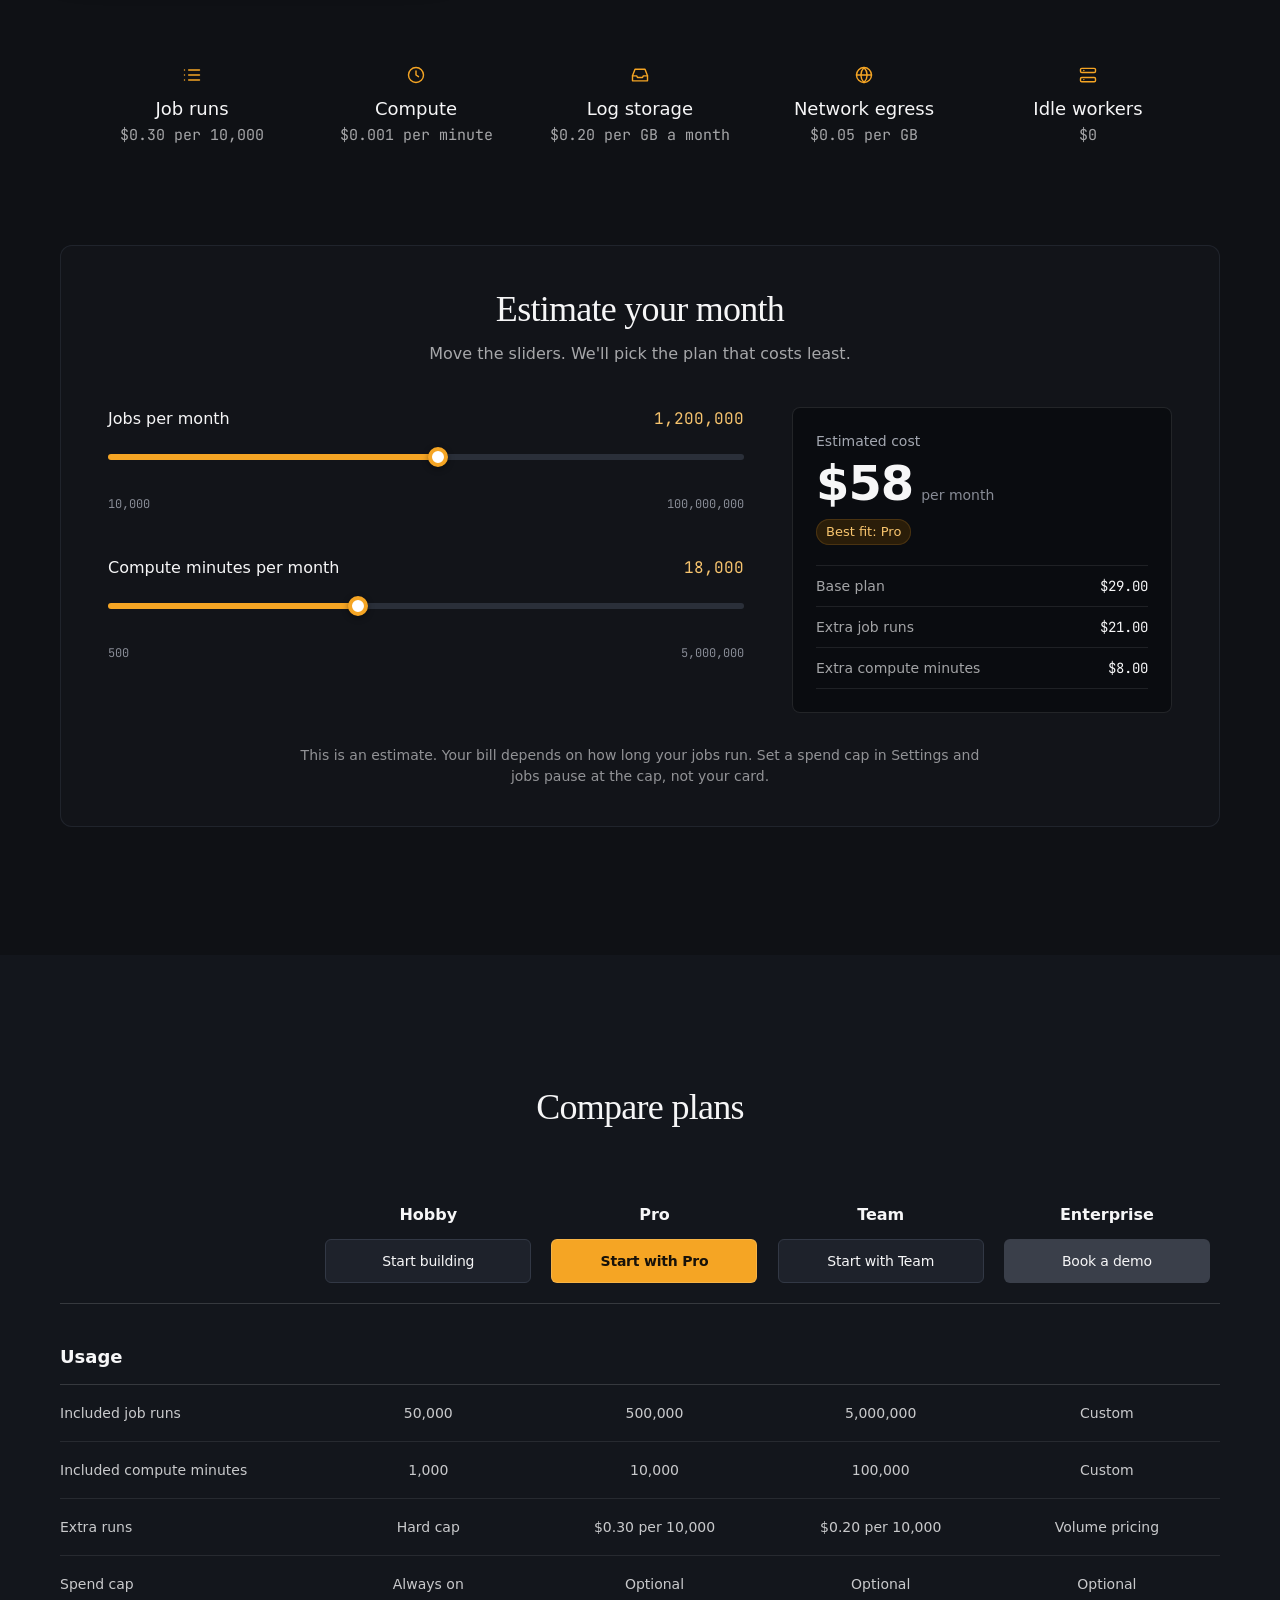
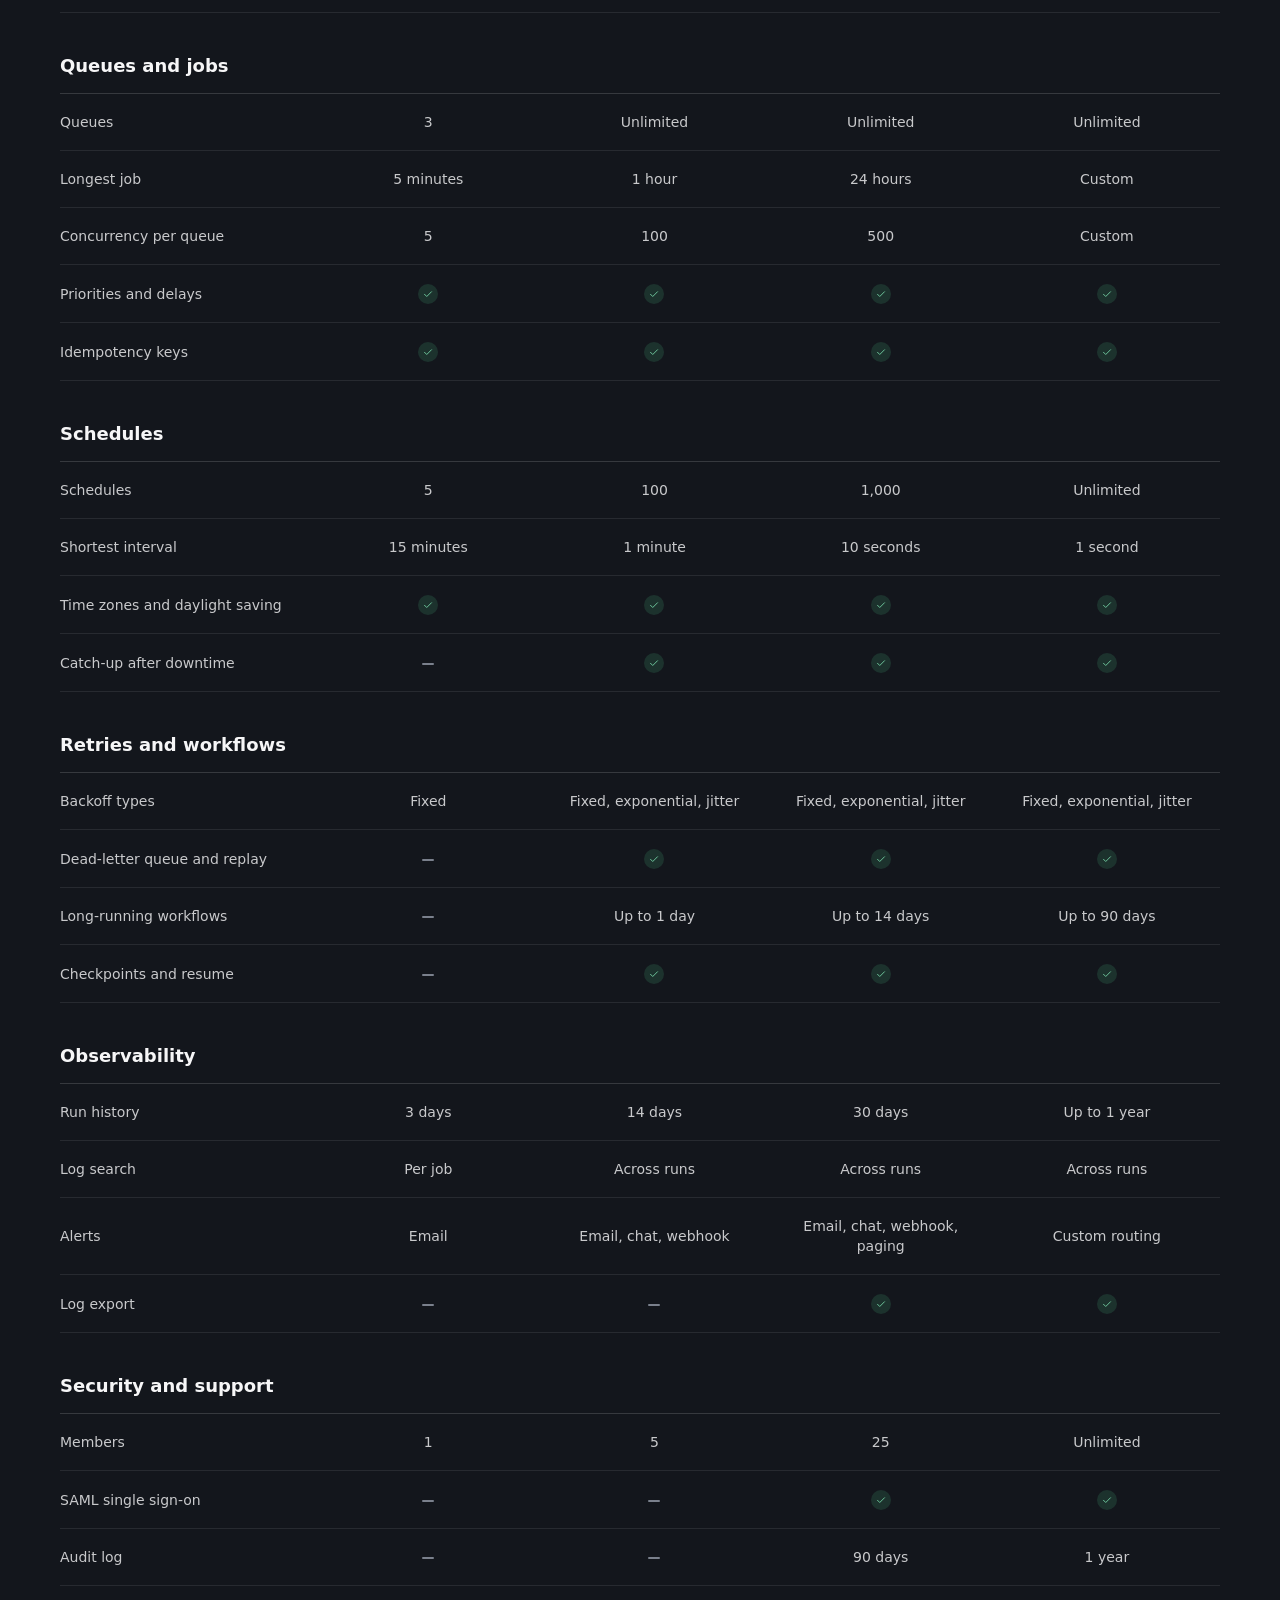
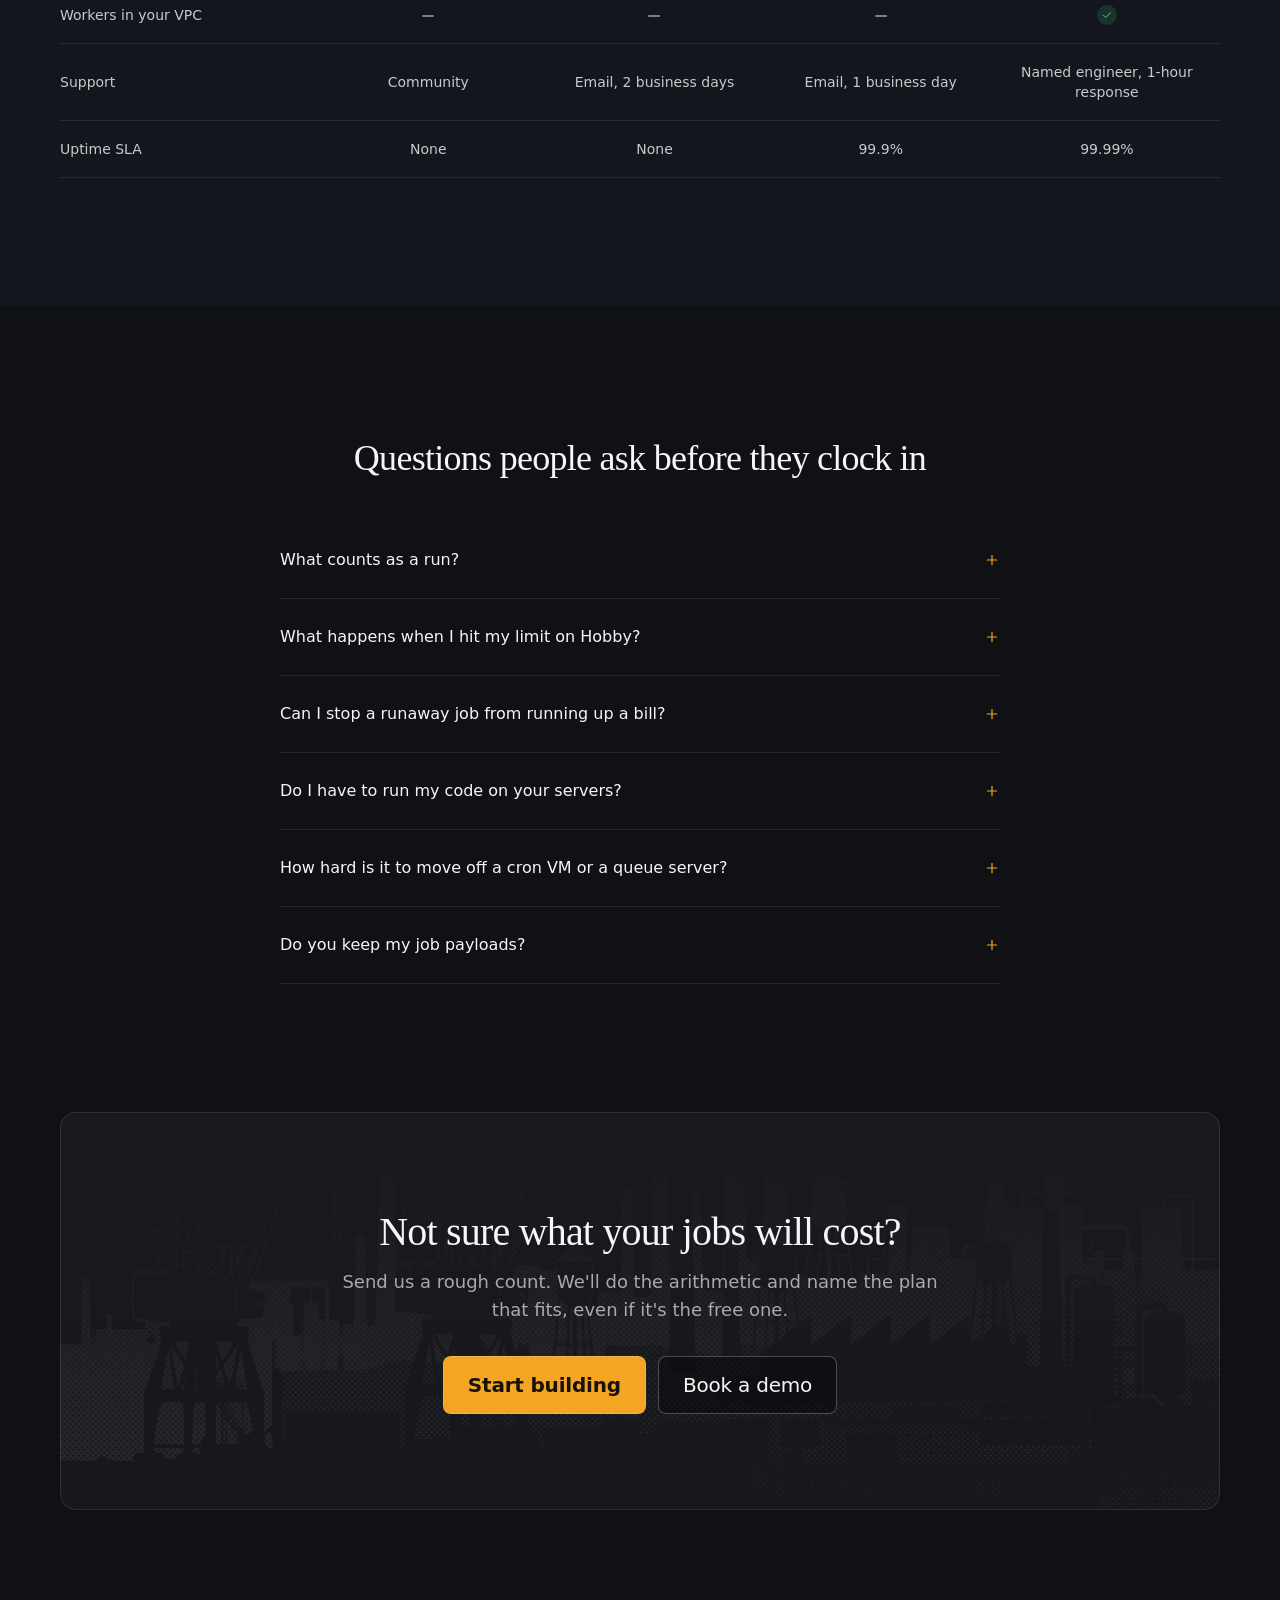
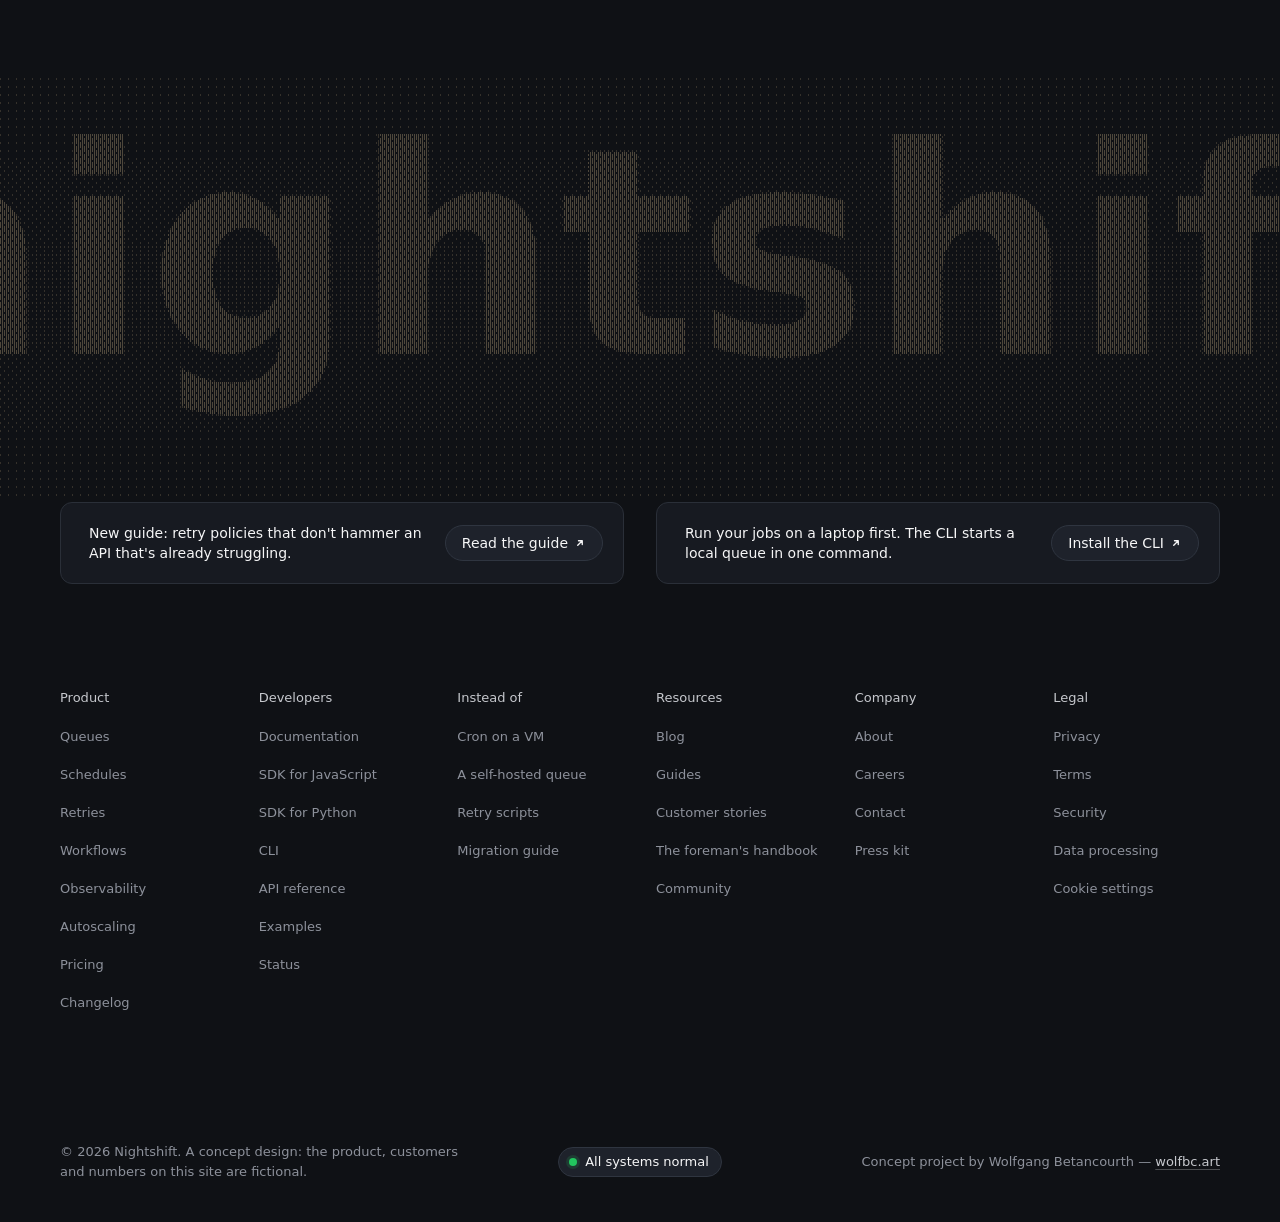
<file: pricing/index.html>
<!doctype html>
<html lang="en">
<head>
<meta charset="utf-8">
<meta name="viewport" content="width=device-width, initial-scale=1">
<title>Nightshift pricing: pay for the runs that happened</title>
<meta name="description" content="Hobby is free. Pro starts at $29 a month. Pay per job run and compute minute, set a spend cap, and see every cost before it lands.">
<meta property="og:title" content="Nightshift pricing: pay for the runs that happened">
<meta property="og:description" content="Hobby is free. Pro starts at $29 a month. Pay per job run and compute minute, set a spend cap, and see every cost before it lands.">
<meta property="og:url" content="https://nightshift.wolfbc.art/pricing/">
<meta property="og:image" content="https://nightshift.wolfbc.art/assets/og.jpg">
<meta property="og:image:width" content="1200">
<meta property="og:image:height" content="630">
<meta name="twitter:card" content="summary_large_image">
<meta property="og:type" content="website">
<meta name="theme-color" content="#0f1115">
<link rel="icon" href="../favicon.svg" type="image/svg+xml">
<link rel="preconnect" href="https://api.fontshare.com" crossorigin>
<link rel="preconnect" href="https://fonts.googleapis.com">
<link rel="preconnect" href="https://fonts.gstatic.com" crossorigin>
<link rel="stylesheet" href="https://api.fontshare.com/v2/css?f[]=erode@400,500&f[]=satoshi@400,500,700&display=swap">
<link rel="stylesheet" href="https://fonts.googleapis.com/css2?family=JetBrains+Mono:wght@400;500&display=swap">
<link rel="stylesheet" href="../css/site.css">
<link rel="stylesheet" href="../css/pages.css">
</head>
<body class="page-pricing">
<svg width="0" height="0" style="position:absolute" aria-hidden="true" focusable="false">
<defs>
<symbol id="i-moon" viewBox="0 0 24 24"><path d="M10.86 3.52A9 9 0 1 0 20.36 14.08A7.2 7.2 0 0 1 10.86 3.52Z" fill="currentColor"/></symbol>
<symbol id="i-chev" viewBox="0 0 12 12"><path d="M3 4.5l3 3 3-3" fill="none" stroke="currentColor" stroke-width="1.4" stroke-linecap="round" stroke-linejoin="round"/></symbol>
<symbol id="i-box" viewBox="0 0 24 24" fill="none" stroke="currentColor" stroke-width="1.7" stroke-linecap="round" stroke-linejoin="round"><path d="M21 8l-9-5-9 5v8l9 5 9-5z"/><path d="M3 8l9 5 9-5M12 13v8"/></symbol>
<symbol id="i-clock" viewBox="0 0 24 24" fill="none" stroke="currentColor" stroke-width="1.7" stroke-linecap="round" stroke-linejoin="round"><circle cx="12" cy="12" r="9"/><path d="M12 7v5l3 2"/></symbol>
<symbol id="i-retry" viewBox="0 0 24 24" fill="none" stroke="currentColor" stroke-width="1.7" stroke-linecap="round" stroke-linejoin="round"><path d="M3 12a9 9 0 1 0 3-6.7L3 8"/><path d="M3 3v5h5"/></symbol>
<symbol id="i-eye" viewBox="0 0 24 24" fill="none" stroke="currentColor" stroke-width="1.7" stroke-linecap="round" stroke-linejoin="round"><path d="M2 12s3.6-7 10-7 10 7 10 7-3.6 7-10 7S2 12 2 12z"/><circle cx="12" cy="12" r="3"/></symbol>
<symbol id="i-scale" viewBox="0 0 24 24" fill="none" stroke="currentColor" stroke-width="1.7" stroke-linecap="round" stroke-linejoin="round"><rect x="3" y="4" width="18" height="5" rx="1.5"/><rect x="3" y="15" width="18" height="5" rx="1.5"/><path d="M7 6.5h.01M7 17.5h.01"/></symbol>
<symbol id="i-layers" viewBox="0 0 24 24" fill="none" stroke="currentColor" stroke-width="1.7" stroke-linecap="round" stroke-linejoin="round"><path d="M12 3l9 5-9 5-9-5z"/><path d="M3 13l9 5 9-5"/></symbol>
<symbol id="i-bolt" viewBox="0 0 24 24" fill="none" stroke="currentColor" stroke-width="1.7" stroke-linecap="round" stroke-linejoin="round"><path d="M13 2L4 14h7l-1 8 9-12h-7z"/></symbol>
<symbol id="i-key" viewBox="0 0 24 24" fill="none" stroke="currentColor" stroke-width="1.7" stroke-linecap="round" stroke-linejoin="round"><circle cx="8" cy="15" r="4"/><path d="M11 12l9-9M17 6l3 3"/></symbol>
<symbol id="i-globe" viewBox="0 0 24 24" fill="none" stroke="currentColor" stroke-width="1.7" stroke-linecap="round" stroke-linejoin="round"><circle cx="12" cy="12" r="9"/><path d="M3 12h18M12 3c2.5 2.7 3.8 5.7 3.8 9s-1.3 6.3-3.8 9c-2.5-2.7-3.8-5.7-3.8-9S9.5 5.7 12 3z"/></symbol>
<symbol id="i-skip" viewBox="0 0 24 24" fill="none" stroke="currentColor" stroke-width="1.7" stroke-linecap="round" stroke-linejoin="round"><path d="M5 5l9 7-9 7z"/><path d="M19 5v14"/></symbol>
<symbol id="i-wave" viewBox="0 0 24 24" fill="none" stroke="currentColor" stroke-width="1.7" stroke-linecap="round" stroke-linejoin="round"><path d="M2 12c2-4 4-4 6 0s4 4 6 0 4-4 6 0"/></symbol>
<symbol id="i-filter" viewBox="0 0 24 24" fill="none" stroke="currentColor" stroke-width="1.7" stroke-linecap="round" stroke-linejoin="round"><path d="M4 5h16l-6 8v6l-4-2v-4z"/></symbol>
<symbol id="i-inbox" viewBox="0 0 24 24" fill="none" stroke="currentColor" stroke-width="1.7" stroke-linecap="round" stroke-linejoin="round"><path d="M3 13l3-8h12l3 8v6H3z"/><path d="M3 13h5l1 2h6l1-2h5"/></symbol>
<symbol id="i-list" viewBox="0 0 24 24" fill="none" stroke="currentColor" stroke-width="1.7" stroke-linecap="round" stroke-linejoin="round"><path d="M8 6h13M8 12h13M8 18h13M3 6h.01M3 12h.01M3 18h.01"/></symbol>
<symbol id="i-search" viewBox="0 0 24 24" fill="none" stroke="currentColor" stroke-width="1.7" stroke-linecap="round" stroke-linejoin="round"><circle cx="11" cy="11" r="7"/><path d="M21 21l-4.3-4.3"/></symbol>
<symbol id="i-bell" viewBox="0 0 24 24" fill="none" stroke="currentColor" stroke-width="1.7" stroke-linecap="round" stroke-linejoin="round"><path d="M6 8a6 6 0 1 1 12 0c0 7 3 9 3 9H3s3-2 3-9"/><path d="M10.3 21a1.9 1.9 0 0 0 3.4 0"/></symbol>
<symbol id="i-trend" viewBox="0 0 24 24" fill="none" stroke="currentColor" stroke-width="1.7" stroke-linecap="round" stroke-linejoin="round"><path d="M3 17l6-6 4 4 8-8"/><path d="M14 7h7v7"/></symbol>
<symbol id="i-dollar" viewBox="0 0 24 24" fill="none" stroke="currentColor" stroke-width="1.7" stroke-linecap="round" stroke-linejoin="round"><path d="M12 2v20M17 6H9.5a3.5 3.5 0 0 0 0 7h5a3.5 3.5 0 0 1 0 7H6"/></symbol>
<symbol id="i-cloud" viewBox="0 0 24 24" fill="none" stroke="currentColor" stroke-width="1.7" stroke-linecap="round" stroke-linejoin="round"><path d="M17.5 19H7a5 5 0 1 1 1-9.9A6 6 0 0 1 19.5 11 4 4 0 0 1 17.5 19z"/></symbol>
<symbol id="i-fork" viewBox="0 0 24 24" fill="none" stroke="currentColor" stroke-width="1.7" stroke-linecap="round" stroke-linejoin="round"><circle cx="6" cy="5" r="2"/><circle cx="18" cy="5" r="2"/><path d="M6 7v2a4 4 0 0 0 4 4h4a4 4 0 0 0 4-4V7M12 13v8"/></symbol>
<symbol id="i-check" viewBox="0 0 24 24" fill="none" stroke="currentColor" stroke-width="2" stroke-linecap="round" stroke-linejoin="round"><path d="M5 12.5l4.5 4.5L19 7.5"/></symbol>
<symbol id="i-x" viewBox="0 0 24 24" fill="none" stroke="currentColor" stroke-width="1.8" stroke-linecap="round"><path d="M6 6l12 12M18 6L6 18"/></symbol>
<symbol id="i-pause" viewBox="0 0 16 16"><rect x="3.5" y="2.5" width="3" height="11" rx="1" fill="currentColor"/><rect x="9.5" y="2.5" width="3" height="11" rx="1" fill="currentColor"/></symbol>
<symbol id="i-play" viewBox="0 0 16 16"><path d="M4 2.5v11l9.5-5.5z" fill="currentColor"/></symbol>
<symbol id="i-copy" viewBox="0 0 24 24" fill="none" stroke="currentColor" stroke-width="1.7" stroke-linecap="round" stroke-linejoin="round"><rect x="9" y="9" width="12" height="12" rx="2"/><path d="M5 15H4a1 1 0 0 1-1-1V4a1 1 0 0 1 1-1h10a1 1 0 0 1 1 1v1"/></symbol>
<symbol id="i-plus" viewBox="0 0 24 24" fill="none" stroke="currentColor" stroke-width="1.8" stroke-linecap="round"><path d="M12 5v14M5 12h14"/></symbol>
<symbol id="px-mod" viewBox="0 0 24 28" shape-rendering="crispEdges">
<rect x="9" y="1" width="6" height="1" fill="#f5a524"/><rect x="7" y="2" width="10" height="3" fill="#f5a524"/><rect x="5" y="5" width="14" height="1" fill="#c98419"/>
<rect class="led" x="11" y="2" width="2" height="2" fill="#fff1cf"/>
<rect x="8" y="6" width="8" height="5" fill="#d6a27a"/><rect x="8" y="6" width="8" height="1" fill="#a8774f"/>
<rect x="10" y="8" width="1" height="1" fill="#17120a"/><rect x="13" y="8" width="1" height="1" fill="#17120a"/>
<rect x="6" y="11" width="12" height="6" fill="#3a404b"/><rect x="10" y="11" width="4" height="1" fill="#a8774f"/><rect x="9" y="12" width="6" height="1" fill="#5c6370"/><rect x="8" y="11" width="1" height="5" fill="#f5a524"/><rect x="15" y="11" width="1" height="5" fill="#f5a524"/><rect x="6" y="14" width="12" height="1" fill="#f7c46e"/>
<rect x="4" y="12" width="2" height="5" fill="#2b3038"/><rect x="18" y="12" width="2" height="5" fill="#2b3038"/><rect x="4" y="17" width="2" height="2" fill="#d6a27a"/><rect x="18" y="17" width="2" height="2" fill="#d6a27a"/>
<rect x="6" y="16" width="12" height="6" fill="#c58a2a"/><rect x="11" y="16" width="2" height="6" fill="#e3b25f"/><rect x="7" y="18" width="3" height="2" fill="#f3e9d2"/>
<rect x="7" y="22" width="4" height="4" fill="#2b3038"/><rect x="13" y="22" width="4" height="4" fill="#2b3038"/>
<rect x="6" y="26" width="5" height="2" fill="#5c6370"/><rect x="13" y="26" width="5" height="2" fill="#5c6370"/>
</symbol>
</defs>
</svg>
<a class="skip" href="#main">Skip to content</a>
<header class="nav" id="top">
  <div class="nav__inner">
    <a class="logo" href="../" aria-label="Nightshift"><svg aria-hidden="true" style="color:var(--amber)"><use href="#i-moon"/></svg><span aria-hidden="true">nightshift</span></a>
    <nav class="nav__menu" aria-label="Main">
      <div class="nav__item">
        <button class="nav__trigger" aria-expanded="false" aria-controls="mega-product" data-mega>Product<svg aria-hidden="true"><use href="#i-chev"/></svg></button>
        <div class="mega" id="mega-product">
          <div class="mega__grid">
            <a class="mega__tile mega__tile--big" href="../features/#queues"><span class="mega__title">Queues</span><span class="mega__desc">Send a job from your code and let a worker pick it up. Limits, priorities and delays included.</span>
              <svg class="mega__art" viewBox="0 0 220 128" fill="none" aria-hidden="true"><path d="M10 92l90-46 110 56-90 26z" stroke="currentColor"/><path d="M30 92l80-40M50 102l80-40M70 112l80-40" stroke="currentColor" stroke-dasharray="3 4"/><g stroke="#f5a524"><path d="M82 58l14-7 14 7-14 7z"/><path d="M82 58v12l14 7 14-7V58M96 65v12"/></g><g stroke="currentColor"><path d="M118 72l12-6 12 6-12 6z"/><path d="M118 72v10l12 6 12-6V72"/><path d="M150 88l12-6 12 6-12 6z"/><path d="M150 88v10l12 6 12-6V88"/></g></svg></a>
            <div class="mega__stack">
              <a class="mega__tile" href="../features/#schedules"><span class="mega__title">Schedules</span><span class="mega__desc">Cron, in the time zone you choose, with the next run always visible.</span></a>
              <a class="mega__tile" href="../features/#retries"><span class="mega__title">Retries and workflows</span><span class="mega__desc">Backoff, dead-letter queues and jobs that can run for days.</span></a>
              <a class="mega__tile" href="../features/#observability"><span class="mega__title">Observability</span><span class="mega__desc">Every run, attempt and log line in one searchable timeline.</span></a>
            </div>
          </div>
          <div class="mega__foot"><a href="../features/#scale">Autoscaling</a><a href="../pricing/">See pricing</a></div>
        </div>
      </div>
      <div class="nav__item">
        <button class="nav__trigger" aria-expanded="false" aria-controls="mega-dev" data-mega>Developers<svg aria-hidden="true"><use href="#i-chev"/></svg></button>
        <div class="mega" id="mega-dev">
          <div class="mega__grid">
            <a class="mega__tile mega__tile--big" href="../features/#code"><span class="mega__title">Documentation</span><span class="mega__desc">Quickstart in ten minutes, then the full reference for queues, schedules and policies.</span>
              <svg class="mega__art" viewBox="0 0 220 128" fill="none" aria-hidden="true"><path d="M30 96l80-40 80 40-80 40z" stroke="currentColor"/><path d="M60 70l50-25 50 25-50 25z" stroke="currentColor"/><path d="M60 70v-14l50-25 50 25v14" stroke="currentColor"/><path d="M84 66l26-13M84 74l40-20" stroke="#f5a524"/></svg></a>
            <div class="mega__stack">
              <a class="mega__tile" href="../features/#code"><span class="mega__title">SDK for JavaScript and Python</span><span class="mega__desc">One small package. Enqueue, schedule and set a retry policy in a few lines.</span></a>
              <a class="mega__tile" href="../features/#code"><span class="mega__title">CLI</span><span class="mega__desc">Run your jobs on a laptop before they run on the floor.</span></a>
              <a class="mega__tile" href="../features/"><span class="mega__title">Changelog</span><span class="mega__desc">What shipped this week, written by the people who shipped it.</span></a>
            </div>
          </div>
          <div class="mega__foot"><a href="../features/#code">API reference</a><a href="#status">Status</a></div>
        </div>
      </div>
      <div class="nav__item">
        <button class="nav__trigger" aria-expanded="false" aria-controls="mega-company" data-mega>Company<svg aria-hidden="true"><use href="#i-chev"/></svg></button>
        <div class="mega" id="mega-company">
          <div class="mega__grid">
            <a class="mega__tile mega__tile--big" href="../"><span class="mega__title">About Nightshift</span><span class="mega__desc">A small crew that likes jobs finishing without anyone watching.</span>
              <svg class="mega__art" viewBox="0 0 220 128" fill="none" aria-hidden="true"><path d="M20 100h180M40 100V60l30-16 30 16v40M100 100V48l40-20 40 20v52" stroke="currentColor"/><path d="M52 72h12M52 84h12M114 60h12M114 74h12M150 60h12M150 74h12" stroke="#f5a524"/><path d="M168 28V10" stroke="currentColor"/></svg></a>
            <div class="mega__stack">
              <a class="mega__tile" href="../#stories"><span class="mega__title">Customers</span><span class="mega__desc">How other teams retired their cron VMs.</span></a>
              <a class="mega__tile" href="mailto:demo@nightshift.wolfbc.art?subject=Careers"><span class="mega__title">Careers <span class="badge">3 open roles</span></span><span class="mega__desc">Platform, support and design. Day shifts available.</span></a>
              <a class="mega__tile" href="mailto:demo@nightshift.wolfbc.art?subject=Nightshift%20demo%20request"><span class="mega__title">Contact</span><span class="mega__desc">Talk to an engineer, not a form.</span></a>
            </div>
          </div>
        </div>
      </div>
      <a class="nav__plain" href="../pricing/">Pricing</a>
    </nav>
    <div class="nav__actions">
      <a class="nav__action" href="../pricing/">Log in</a>
      <a class="nav__action" href="mailto:demo@nightshift.wolfbc.art?subject=Nightshift%20demo%20request">Book a demo</a>
      <button class="nav__burger" aria-label="Open menu" aria-expanded="false" aria-controls="mnav"><span></span></button>
    </div>
  </div>
</header>
<div class="mnav" id="mnav" role="dialog" aria-modal="true" aria-label="Menu">
  <div class="mnav__top">
    <a class="logo" href="../" aria-label="Nightshift"><svg aria-hidden="true" style="color:var(--amber)"><use href="#i-moon"/></svg><span aria-hidden="true">nightshift</span></a>
    <button class="mnav__close" aria-label="Close menu"><svg width="18" height="18" aria-hidden="true"><use href="#i-x"/></svg></button>
  </div>
  <div class="mnav__body">
    <div class="mnav__acc"><button aria-expanded="false" aria-controls="ma-1">Product<svg aria-hidden="true"><use href="#i-chev"/></svg></button>
      <div class="mnav__panel" id="ma-1" hidden>
        <a href="../features/#queues"><strong>Queues</strong><span>Send a job from your code and let a worker pick it up. Limits, priorities and delays included.</span></a>
        <a href="../features/#schedules"><strong>Schedules</strong><span>Cron, in the time zone you choose, with the next run always visible.</span></a>
        <a href="../features/#retries"><strong>Retries and workflows</strong><span>Backoff, dead-letter queues and jobs that can run for days.</span></a>
        <a href="../features/#observability"><strong>Observability</strong><span>Every run, attempt and log line in one searchable timeline.</span></a>
      </div></div>
    <div class="mnav__acc"><button aria-expanded="false" aria-controls="ma-2">Developers<svg aria-hidden="true"><use href="#i-chev"/></svg></button>
      <div class="mnav__panel" id="ma-2" hidden>
        <a href="../features/#code"><strong>Documentation</strong><span>Quickstart in ten minutes, then the full reference for queues, schedules and policies.</span></a>
        <a href="../features/#code"><strong>SDK for JavaScript and Python</strong><span>One small package. Enqueue, schedule and set a retry policy in a few lines.</span></a>
        <a href="../features/#code"><strong>CLI</strong><span>Run your jobs on a laptop before they run on the floor.</span></a>
        <a href="../features/"><strong>Changelog</strong><span>What shipped this week, written by the people who shipped it.</span></a>
      </div></div>
    <div class="mnav__acc"><button aria-expanded="false" aria-controls="ma-3">Company<svg aria-hidden="true"><use href="#i-chev"/></svg></button>
      <div class="mnav__panel" id="ma-3" hidden>
        <a href="../"><strong>About Nightshift</strong><span>A small crew that likes jobs finishing without anyone watching.</span></a>
        <a href="../#stories"><strong>Customers</strong><span>How other teams retired their cron VMs.</span></a>
        <a href="mailto:demo@nightshift.wolfbc.art?subject=Careers"><strong>Careers</strong><span>Platform, support and design. Day shifts available.</span></a>
        <a href="mailto:demo@nightshift.wolfbc.art?subject=Nightshift%20demo%20request"><strong>Contact</strong><span>Talk to an engineer, not a form.</span></a>
      </div></div>
    <a class="mnav__link" href="../pricing/">Pricing</a>
  </div>
  <div class="mnav__bar">
    <a class="btn btn--ghost" href="mailto:demo@nightshift.wolfbc.art?subject=Nightshift%20demo%20request">Book a demo</a>
    <a class="btn btn--primary" href="../pricing/">Start building</a>
  </div>
</div>
<main id="main">
<section class="p-hero">
  <div class="p-hero__inner">
    <div class="p-hero__copy">
      <h1 class="p-h1"><span>Pay for the work</span> <span>that actually ran.</span></h1>
      <p class="p-hero__sub">Every plan has queues, crons, retries and run logs. You pay for job runs and compute minutes. Nothing bills past a spend cap you chose.</p>
    </div>
    <figure class="p-chart">
      <figcaption class="sr-only">Illustrative step chart of jobs per minute across one day, peaking at 1,840 jobs per minute.</figcaption>
      <svg viewBox="0 0 420 456" aria-hidden="true">
        <g class="p-chart__grid" stroke="rgba(255,255,255,.07)">
          <path d="M40 40H410M40 132H410M40 224H410M40 316H410M40 408H410"/>
          <path d="M40 40V408M132.5 40V408M225 40V408M317.5 40V408M410 40V408" stroke-dasharray="2 4"/>
        </g>
        <text class="p-chart__ax" x="40" y="24">Jobs per minute</text>
        <text class="p-chart__note" x="410" y="24" text-anchor="end">Illustrative day</text>
        <text class="p-chart__ax" x="40" y="432" text-anchor="middle">00:00</text>
        <text class="p-chart__ax" x="132.5" y="432" text-anchor="middle">06:00</text>
        <text class="p-chart__ax" x="225" y="432" text-anchor="middle">12:00</text>
        <text class="p-chart__ax" x="317.5" y="432" text-anchor="middle">18:00</text>
        <text class="p-chart__ax" x="410" y="432" text-anchor="middle">24:00</text>
        <path class="p-chart__area" d="M40 380H70V372H100V384H130V350H160V300H190V250H220V280H250V210H280V150H300V96H330V180H360V300H390V350H410V408H40Z"/>
        <path class="p-chart__line" pathLength="1" d="M40 380H70V372H100V384H130V350H160V300H190V250H220V280H250V210H280V150H300V96H330V180H360V300H390V350H410"/>
        <g class="p-chart__cursor">
          <path d="M315 40V408" stroke="rgba(245,165,36,.55)" stroke-dasharray="3 3"/>
          <circle cx="315" cy="96" r="4" fill="#f5a524"/>
          <rect x="259" y="54" width="112" height="28" rx="4" fill="#1a1408" stroke="rgba(245,165,36,.6)"/>
          <text class="p-chart__tag" x="315" y="72" text-anchor="middle">1,840 jobs/min</text>
        </g>
      </svg>
    </figure>
  </div>
</section>

<section class="plans" id="plans" aria-label="Plans">
  <article class="plan plan--wide">
    <header class="plan__head">
      <h2 class="plan__name">Hobby</h2>
      <p class="plan__price"><b>$0</b> <span>per month</span></p>
      <p class="plan__tag">For side projects and learning the floor.</p>
      <p class="plan__note">Hard cap. Jobs pause at the limit.</p>
    </header>
    <ul class="checks checks--two">
      <li>50,000 job runs a month</li>
      <li>1,000 compute minutes</li>
      <li>3 queues and 5 schedules</li>
      <li>3 days of run history</li>
      <li>Jobs up to 5 minutes</li>
      <li>1 member</li>
    </ul>
    <div class="plan__cta"><a class="btn btn--md btn--plan" href="#calculator">Start building</a></div>
  </article>

  <div class="plans__row">
    <article class="plan plan--pro">
      <header class="plan__head">
        <h2 class="plan__name">Pro <span class="badge">Most teams start here</span></h2>
        <p class="plan__price"><b>$29</b> <span>per month</span></p>
        <p class="plan__tag">For one product with real users.</p>
      </header>
      <ul class="checks">
        <li>500,000 job runs a month</li>
        <li>10,000 compute minutes</li>
        <li>Unlimited queues, 100 schedules</li>
        <li>14 days of run history</li>
        <li>Jobs up to 1 hour</li>
        <li>Autoscaling to 25 workers</li>
        <li>5 members</li>
      </ul>
      <p class="plan__note">Then $0.30 per 10,000 runs and $0.001 per compute minute.</p>
      <a class="btn btn--md btn--primary btn--block" href="#calculator">Start with Pro</a>
    </article>
    <article class="plan plan--team">
      <header class="plan__head">
        <h2 class="plan__name">Team</h2>
        <p class="plan__price"><b>$149</b> <span>per month</span></p>
        <p class="plan__tag">For several services and an on-call rotation.</p>
      </header>
      <ul class="checks">
        <li>5,000,000 job runs a month</li>
        <li>100,000 compute minutes</li>
        <li>1,000 schedules</li>
        <li>30 days of run history</li>
        <li>Workflows up to 14 days</li>
        <li>SAML single sign-on and 90-day audit log</li>
        <li>25 members</li>
      </ul>
      <p class="plan__note">Then $0.20 per 10,000 runs and $0.0007 per compute minute.</p>
      <a class="btn btn--md btn--plan btn--block" href="#calculator">Start with Team</a>
    </article>
    <article class="plan plan--ent">
      <header class="plan__head">
        <h2 class="plan__name">Enterprise</h2>
        <p class="plan__price"><b>Custom</b></p>
        <p class="plan__tag">For regulated work and very large queues.</p>
      </header>
      <ul class="checks">
        <li>Volume pricing on runs and compute</li>
        <li>Workers in your own VPC</li>
        <li>Up to 1 year of run history</li>
        <li>SAML, SCIM and 1-year audit log</li>
        <li>99.99% uptime SLA</li>
        <li>A named engineer and a security review</li>
      </ul>
      <p class="plan__note">We'll size it with you.</p>
      <a class="btn btn--md btn--grey btn--block" href="mailto:demo@nightshift.wolfbc.art?subject=Nightshift%20demo%20request">Book a demo</a>
    </article>
  </div>
</section>

<section class="units" aria-label="Unit prices on Pro">
  <ul class="units__row">
    <li><svg aria-hidden="true"><use href="#i-list"/></svg><b>Job runs</b><span>$0.30 per 10,000</span></li>
    <li><svg aria-hidden="true"><use href="#i-clock"/></svg><b>Compute</b><span>$0.001 per minute</span></li>
    <li><svg aria-hidden="true"><use href="#i-inbox"/></svg><b>Log storage</b><span>$0.20 per GB a month</span></li>
    <li><svg aria-hidden="true"><use href="#i-globe"/></svg><b>Network egress</b><span>$0.05 per GB</span></li>
    <li><svg aria-hidden="true"><use href="#i-scale"/></svg><b>Idle workers</b><span>$0</span></li>
  </ul>
</section>

<section class="calc" id="calculator" aria-labelledby="calc-h">
  <div class="calc__box">
    <div class="calc__intro">
      <h2 class="calc__h" id="calc-h">Estimate your month</h2>
      <p class="calc__sub">Move the sliders. We'll pick the plan that costs least.</p>
    </div>
    <div class="calc__grid">
      <div class="calc__inputs">
        <div class="slider">
          <div class="slider__top"><label for="runs">Jobs per month</label><output id="runs-out" for="runs" class="mono">1,200,000</output></div>
          <input type="range" id="runs" min="0" max="1000" step="1" value="0" data-min="10000" data-max="100000000" data-init="1200000" aria-valuetext="1,200,000 jobs per month">
          <div class="slider__scale mono" aria-hidden="true"><span>10,000</span><span>100,000,000</span></div>
        </div>
        <div class="slider">
          <div class="slider__top"><label for="mins">Compute minutes per month</label><output id="mins-out" for="mins" class="mono">18,000</output></div>
          <input type="range" id="mins" min="0" max="1000" step="1" value="0" data-min="500" data-max="5000000" data-init="18000" aria-valuetext="18,000 compute minutes per month">
          <div class="slider__scale mono" aria-hidden="true"><span>500</span><span>5,000,000</span></div>
        </div>
      </div>
      <div class="calc__result">
        <p class="sr-only" id="calc-say" aria-live="polite" aria-atomic="true"></p>
        <p class="calc__label">Estimated cost</p>
        <p class="calc__total"><b id="calc-total">$58</b> <span>per month</span></p>
        <p class="calc__fit" id="calc-fit">Best fit: Pro</p>
        <dl class="calc__break">
          <div><dt>Base plan</dt><dd id="calc-base" class="mono">$29.00</dd></div>
          <div><dt>Extra job runs</dt><dd id="calc-runs" class="mono">$21.00</dd></div>
          <div><dt>Extra compute minutes</dt><dd id="calc-mins" class="mono">$8.00</dd></div>
        </dl>
        <p class="calc__over" id="calc-over" hidden>Past 100 million runs a month? <a href="mailto:demo@nightshift.wolfbc.art?subject=Nightshift%20demo%20request">Book a demo</a> and we'll price it together.</p>
      </div>
    </div>
    <p class="calc__foot">This is an estimate. Your bill depends on how long your jobs run. Set a spend cap in Settings and jobs pause at the cap, not your card.</p>
  </div>
</section>

<section class="compare" id="compare" aria-labelledby="cmp-h">
  <div class="compare__inner">
    <h2 class="compare__h" id="cmp-h">Compare plans</h2>
    <div class="compare__scroll" tabindex="0" role="region" aria-label="Plan comparison table">
    <table class="ctable">
      <caption class="sr-only">Features by plan</caption>
      <thead>
        <tr><th scope="col"><span class="sr-only">Feature</span></th>
          <th scope="col"><span class="ctable__plan">Hobby</span><a class="btn btn--md btn--plan" href="#calculator">Start building</a></th>
          <th scope="col"><span class="ctable__plan">Pro</span><a class="btn btn--md btn--primary" href="#calculator">Start with Pro</a></th>
          <th scope="col"><span class="ctable__plan">Team</span><a class="btn btn--md btn--plan" href="#calculator">Start with Team</a></th>
          <th scope="col"><span class="ctable__plan">Enterprise</span><a class="btn btn--md btn--grey" href="mailto:demo@nightshift.wolfbc.art?subject=Nightshift%20demo%20request">Book a demo</a></th></tr>
      </thead>
      <tbody>
        <tr class="ctable__group"><th scope="rowgroup" colspan="5">Usage</th></tr>
        <tr><th scope="row">Included job runs</th><td>50,000</td><td>500,000</td><td>5,000,000</td><td>Custom</td></tr>
        <tr><th scope="row">Included compute minutes</th><td>1,000</td><td>10,000</td><td>100,000</td><td>Custom</td></tr>
        <tr><th scope="row">Extra runs</th><td>Hard cap</td><td>$0.30 per 10,000</td><td>$0.20 per 10,000</td><td>Volume pricing</td></tr>
        <tr><th scope="row">Spend cap</th><td>Always on</td><td>Optional</td><td>Optional</td><td>Optional</td></tr>
      </tbody>
      <tbody>
        <tr class="ctable__group"><th scope="rowgroup" colspan="5">Queues and jobs</th></tr>
        <tr><th scope="row">Queues</th><td>3</td><td>Unlimited</td><td>Unlimited</td><td>Unlimited</td></tr>
        <tr><th scope="row">Longest job</th><td>5 minutes</td><td>1 hour</td><td>24 hours</td><td>Custom</td></tr>
        <tr><th scope="row">Concurrency per queue</th><td>5</td><td>100</td><td>500</td><td>Custom</td></tr>
        <tr><th scope="row">Priorities and delays</th><td><span class="yes" role="img" aria-label="Included"><svg aria-hidden="true"><use href="#i-check"/></svg></span></td><td><span class="yes" role="img" aria-label="Included"><svg aria-hidden="true"><use href="#i-check"/></svg></span></td><td><span class="yes" role="img" aria-label="Included"><svg aria-hidden="true"><use href="#i-check"/></svg></span></td><td><span class="yes" role="img" aria-label="Included"><svg aria-hidden="true"><use href="#i-check"/></svg></span></td></tr>
        <tr><th scope="row">Idempotency keys</th><td><span class="yes" role="img" aria-label="Included"><svg aria-hidden="true"><use href="#i-check"/></svg></span></td><td><span class="yes" role="img" aria-label="Included"><svg aria-hidden="true"><use href="#i-check"/></svg></span></td><td><span class="yes" role="img" aria-label="Included"><svg aria-hidden="true"><use href="#i-check"/></svg></span></td><td><span class="yes" role="img" aria-label="Included"><svg aria-hidden="true"><use href="#i-check"/></svg></span></td></tr>
      </tbody>
      <tbody>
        <tr class="ctable__group"><th scope="rowgroup" colspan="5">Schedules</th></tr>
        <tr><th scope="row">Schedules</th><td>5</td><td>100</td><td>1,000</td><td>Unlimited</td></tr>
        <tr><th scope="row">Shortest interval</th><td>15 minutes</td><td>1 minute</td><td>10 seconds</td><td>1 second</td></tr>
        <tr><th scope="row">Time zones and daylight saving</th><td><span class="yes" role="img" aria-label="Included"><svg aria-hidden="true"><use href="#i-check"/></svg></span></td><td><span class="yes" role="img" aria-label="Included"><svg aria-hidden="true"><use href="#i-check"/></svg></span></td><td><span class="yes" role="img" aria-label="Included"><svg aria-hidden="true"><use href="#i-check"/></svg></span></td><td><span class="yes" role="img" aria-label="Included"><svg aria-hidden="true"><use href="#i-check"/></svg></span></td></tr>
        <tr><th scope="row">Catch-up after downtime</th><td><span class="no" role="img" aria-label="Not included"></span></td><td><span class="yes" role="img" aria-label="Included"><svg aria-hidden="true"><use href="#i-check"/></svg></span></td><td><span class="yes" role="img" aria-label="Included"><svg aria-hidden="true"><use href="#i-check"/></svg></span></td><td><span class="yes" role="img" aria-label="Included"><svg aria-hidden="true"><use href="#i-check"/></svg></span></td></tr>
      </tbody>
      <tbody>
        <tr class="ctable__group"><th scope="rowgroup" colspan="5">Retries and workflows</th></tr>
        <tr><th scope="row">Backoff types</th><td>Fixed</td><td>Fixed, exponential, jitter</td><td>Fixed, exponential, jitter</td><td>Fixed, exponential, jitter</td></tr>
        <tr><th scope="row">Dead-letter queue and replay</th><td><span class="no" role="img" aria-label="Not included"></span></td><td><span class="yes" role="img" aria-label="Included"><svg aria-hidden="true"><use href="#i-check"/></svg></span></td><td><span class="yes" role="img" aria-label="Included"><svg aria-hidden="true"><use href="#i-check"/></svg></span></td><td><span class="yes" role="img" aria-label="Included"><svg aria-hidden="true"><use href="#i-check"/></svg></span></td></tr>
        <tr><th scope="row">Long-running workflows</th><td><span class="no" role="img" aria-label="Not included"></span></td><td>Up to 1 day</td><td>Up to 14 days</td><td>Up to 90 days</td></tr>
        <tr><th scope="row">Checkpoints and resume</th><td><span class="no" role="img" aria-label="Not included"></span></td><td><span class="yes" role="img" aria-label="Included"><svg aria-hidden="true"><use href="#i-check"/></svg></span></td><td><span class="yes" role="img" aria-label="Included"><svg aria-hidden="true"><use href="#i-check"/></svg></span></td><td><span class="yes" role="img" aria-label="Included"><svg aria-hidden="true"><use href="#i-check"/></svg></span></td></tr>
      </tbody>
      <tbody>
        <tr class="ctable__group"><th scope="rowgroup" colspan="5">Observability</th></tr>
        <tr><th scope="row">Run history</th><td>3 days</td><td>14 days</td><td>30 days</td><td>Up to 1 year</td></tr>
        <tr><th scope="row">Log search</th><td>Per job</td><td>Across runs</td><td>Across runs</td><td>Across runs</td></tr>
        <tr><th scope="row">Alerts</th><td>Email</td><td>Email, chat, webhook</td><td>Email, chat, webhook, paging</td><td>Custom routing</td></tr>
        <tr><th scope="row">Log export</th><td><span class="no" role="img" aria-label="Not included"></span></td><td><span class="no" role="img" aria-label="Not included"></span></td><td><span class="yes" role="img" aria-label="Included"><svg aria-hidden="true"><use href="#i-check"/></svg></span></td><td><span class="yes" role="img" aria-label="Included"><svg aria-hidden="true"><use href="#i-check"/></svg></span></td></tr>
      </tbody>
      <tbody>
        <tr class="ctable__group"><th scope="rowgroup" colspan="5">Security and support</th></tr>
        <tr><th scope="row">Members</th><td>1</td><td>5</td><td>25</td><td>Unlimited</td></tr>
        <tr><th scope="row">SAML single sign-on</th><td><span class="no" role="img" aria-label="Not included"></span></td><td><span class="no" role="img" aria-label="Not included"></span></td><td><span class="yes" role="img" aria-label="Included"><svg aria-hidden="true"><use href="#i-check"/></svg></span></td><td><span class="yes" role="img" aria-label="Included"><svg aria-hidden="true"><use href="#i-check"/></svg></span></td></tr>
        <tr><th scope="row">Audit log</th><td><span class="no" role="img" aria-label="Not included"></span></td><td><span class="no" role="img" aria-label="Not included"></span></td><td>90 days</td><td>1 year</td></tr>
        <tr><th scope="row">Workers in your VPC</th><td><span class="no" role="img" aria-label="Not included"></span></td><td><span class="no" role="img" aria-label="Not included"></span></td><td><span class="no" role="img" aria-label="Not included"></span></td><td><span class="yes" role="img" aria-label="Included"><svg aria-hidden="true"><use href="#i-check"/></svg></span></td></tr>
        <tr><th scope="row">Support</th><td>Community</td><td>Email, 2 business days</td><td>Email, 1 business day</td><td>Named engineer, 1-hour response</td></tr>
        <tr><th scope="row">Uptime SLA</th><td>None</td><td>None</td><td>99.9%</td><td>99.99%</td></tr>
      </tbody>
    </table>
    </div>
  </div>
</section>

<section class="faq" id="faq" aria-labelledby="faq-h">
  <h2 class="faq__h" id="faq-h">Questions people ask before they clock in</h2>
  <div class="faq__list">
    <div class="faq__item">
      <h3><button class="faq__q" aria-expanded="false" aria-controls="faq-1"><span>What counts as a run?</span><svg aria-hidden="true"><use href="#i-plus"/></svg></button></h3>
      <div class="faq__a" id="faq-1" hidden><p>One attempt to execute a job. A job that fails twice and succeeds on the third try is three runs. Scheduled fires and queued jobs count the same way.</p></div>
    </div>
    <div class="faq__item">
      <h3><button class="faq__q" aria-expanded="false" aria-controls="faq-2"><span>What happens when I hit my limit on Hobby?</span><svg aria-hidden="true"><use href="#i-plus"/></svg></button></h3>
      <div class="faq__a" id="faq-2" hidden><p>New jobs wait in the queue and nothing is billed. Jobs resume when the month resets, or when you move to Pro. Your schedules keep their place.</p></div>
    </div>
    <div class="faq__item">
      <h3><button class="faq__q" aria-expanded="false" aria-controls="faq-3"><span>Can I stop a runaway job from running up a bill?</span><svg aria-hidden="true"><use href="#i-plus"/></svg></button></h3>
      <div class="faq__a" id="faq-3" hidden><p>Yes. Set a monthly spend cap on any paid plan. At the cap, Nightshift pauses new runs and sends an alert. You raise the cap or fix the loop. We'll email you at 80 percent, too.</p></div>
    </div>
    <div class="faq__item">
      <h3><button class="faq__q" aria-expanded="false" aria-controls="faq-4"><span>Do I have to run my code on your servers?</span><svg aria-hidden="true"><use href="#i-plus"/></svg></button></h3>
      <div class="faq__a" id="faq-4" hidden><p>No. Workers can run on Nightshift's machines, or in your own cloud account on Enterprise. Either way, your functions live in your repo and deploy the way they do today.</p></div>
    </div>
    <div class="faq__item">
      <h3><button class="faq__q" aria-expanded="false" aria-controls="faq-5"><span>How hard is it to move off a cron VM or a queue server?</span><svg aria-hidden="true"><use href="#i-plus"/></svg></button></h3>
      <div class="faq__a" id="faq-5" hidden><p>Most teams move one job at a time. Enqueue from the same code, run the old and new side by side for a night, then switch the old one off. The migration guide has a checklist.</p></div>
    </div>
    <div class="faq__item">
      <h3><button class="faq__q" aria-expanded="false" aria-controls="faq-6"><span>Do you keep my job payloads?</span><svg aria-hidden="true"><use href="#i-plus"/></svg></button></h3>
      <div class="faq__a" id="faq-6" hidden><p>Only as long as your run history setting says. Payloads are encrypted at rest and removed when history expires. You can also mask fields, so card numbers and tokens never reach the logs.</p></div>
    </div>
  </div>
</section>

<section class="pcta" aria-labelledby="pcta-h">
  <div class="pcta__box">
    <h2 class="pcta__h" id="pcta-h">Not sure what your jobs will cost?</h2>
    <p class="pcta__sub">Send us a rough count. We'll do the arithmetic and name the plan that fits, even if it's the free one.</p>
    <div class="pcta__actions">
      <a class="btn btn--primary" href="#calculator">Start building</a>
      <a class="btn btn--ghost" href="mailto:demo@nightshift.wolfbc.art?subject=Nightshift%20demo%20request">Book a demo</a>
    </div>
  </div>
</section>
</main>
<script src="../js/pages.js" defer></script>
<div class="dither" aria-hidden="true"><canvas width="1440" height="464"></canvas></div>
<footer class="footer">
  <div class="footer__inner">
    <h2 class="sr-only">Explore Nightshift</h2>
    <div class="promos">
      <a class="promo" href="../features/#retries"><span>New guide: retry policies that don't hammer an API that's already struggling.</span><span class="promo__btn link-out">Read the guide</span></a>
      <a class="promo" href="../features/#code"><span>Run your jobs on a laptop first. The CLI starts a local queue in one command.</span><span class="promo__btn link-out">Install the CLI</span></a>
    </div>
    <div class="fcols">
      <div><h3>Product</h3><ul>
        <li><a href="../features/#queues">Queues</a></li><li><a href="../features/#schedules">Schedules</a></li><li><a href="../features/#retries">Retries</a></li><li><a href="../features/#retries">Workflows</a></li><li><a href="../features/#observability">Observability</a></li><li><a href="../features/#scale">Autoscaling</a></li><li><a href="../pricing/">Pricing</a></li><li><a href="../features/">Changelog</a></li></ul></div>
      <div><h3>Developers</h3><ul>
        <li><a href="../features/#code">Documentation</a></li><li><a href="../features/#code">SDK for JavaScript</a></li><li><a href="../features/#code">SDK for Python</a></li><li><a href="../features/#code">CLI</a></li><li><a href="../features/#code">API reference</a></li><li><a href="../features/#code">Examples</a></li><li><a href="#status">Status</a></li></ul></div>
      <div><h3>Instead of</h3><ul>
        <li><a href="../#schedule">Cron on a VM</a></li><li><a href="../#enqueue">A self-hosted queue</a></li><li><a href="../#retry">Retry scripts</a></li><li><a href="../pricing/#faq">Migration guide</a></li></ul></div>
      <div><h3>Resources</h3><ul>
        <li><a href="../features/">Blog</a></li><li><a href="../features/#retries">Guides</a></li><li><a href="../#stories">Customer stories</a></li><li><a href="../features/#code">The foreman's handbook</a></li><li><a href="mailto:demo@nightshift.wolfbc.art?subject=Community">Community</a></li></ul></div>
      <div><h3>Company</h3><ul>
        <li><a href="../">About</a></li><li><a href="mailto:demo@nightshift.wolfbc.art?subject=Careers">Careers</a></li><li><a href="mailto:demo@nightshift.wolfbc.art?subject=Nightshift%20demo%20request">Contact</a></li><li><a href="mailto:demo@nightshift.wolfbc.art?subject=Press%20kit">Press kit</a></li></ul></div>
      <div><h3>Legal</h3><ul class="flegal">
        <li><button type="button" class="flegal__btn" aria-expanded="false" aria-controls="concept-note">Privacy</button></li><li><button type="button" class="flegal__btn" aria-expanded="false" aria-controls="concept-note">Terms</button></li><li><button type="button" class="flegal__btn" aria-expanded="false" aria-controls="concept-note">Security</button></li><li><button type="button" class="flegal__btn" aria-expanded="false" aria-controls="concept-note">Data processing</button></li><li><button type="button" class="flegal__btn" aria-expanded="false" aria-controls="concept-note">Cookie settings</button></li></ul></div>
    </div>
    <p class="concept-note" id="concept-note" hidden>Nightshift is a concept: the product, its customers and its numbers are fictional, so there are no terms to sign and no data to process. This site sets no cookies and runs no analytics. Fonts load from Fontshare and Google Fonts.</p>
    <div class="fbottom">
      <p class="fbottom__legal">© 2026 Nightshift. A concept design: the product, customers and numbers on this site are fictional.</p>
      <span class="status" id="status"><i aria-hidden="true"></i>All systems normal</span>
      <p class="fbottom__credit">Concept project by Wolfgang Betancourth — <a href="https://wolfbc.art">wolfbc.art</a></p>
    </div>
  </div>
</footer>
<script src="../js/site.js" defer></script>
</body>
</html>
</file>
<file: css/site.css>
/* Nightshift concept site — one shared stylesheet.
   Layout system measured from the reference study (12 col × 67.33/32 in 1160,
   panels 16px from the edge, r16, inset rings). Identity is Nightshift's own. */

:root {
  --bg: #0f1115;
  --deep: #0a0c10;
  --ink: #08090c;
  --s1: #171a21;
  --s2: #1e222b;
  --s-ui: #13161c;
  --border: #2c313b;
  --hair: rgba(255, 255, 255, .086);
  --hair-10: rgba(255, 255, 255, .10);
  --hair-15: rgba(255, 255, 255, .15);
  --hair-25: rgba(255, 255, 255, .25);
  --text: #f6f6f7;
  --t80: rgba(246, 246, 247, .80);
  --t65: rgba(246, 246, 247, .65);
  --t50: rgba(246, 246, 247, .56);
  --nav: #dcdde0;
  --foot-head: #c6c8cd;
  --foot-link: #8d919b;
  --ui-2: #878b95;
  --ui-3: #a3a7b0;
  --ui-off: #4f545e;

  --amber: #f5a524;
  --amber-hover: #ffb84d;
  --amber-ink: #17120a;
  --amber-100: #2a1d09;
  --amber-200: #4a3311;
  --amber-700: #f7c46e;

  --night: #162233;
  --slate: #1b2a2b;
  --rust: #2a1c17;

  --ok: #42946e;
  --ok-bg: rgba(66, 148, 110, .12);
  --ok-icon: #5fa585;
  --ok-rail: rgba(66, 138, 114, .22);
  --info: #3b82f6;
  --danger: #e5484d;
  --warm-text: #f0b77a;
  --warm-bg: rgba(245, 165, 36, .12);
  --warm-rail: rgba(196, 128, 26, .24);
  --warm-station: rgba(245, 165, 36, .9);

  --serif: "Erode", "Iowan Old Style", Georgia, serif;
  --sans: "Satoshi", ui-sans-serif, system-ui, -apple-system, "Segoe UI", sans-serif;
  --mono: "JetBrains Mono", ui-monospace, SFMono-Regular, Menlo, monospace;

  --r4: 4px; --r6: 6px; --r8: 8px; --r10: 10px; --r12: 12px; --r16: 16px; --r28: 28px;
  --container: 1160px;
  --gutter: 32px;
  --col: 67.33px;
  --page-pad: 16px;
  --ease: cubic-bezier(.4, 0, .2, 1);
  --ease-out: cubic-bezier(.215, .61, .355, 1);
  --nav-h: 72px;
  color-scheme: dark;
}

*, *::before, *::after { box-sizing: border-box; }
html { -webkit-text-size-adjust: 100%; scrollbar-color: #30343d var(--bg); scroll-padding-top: calc(var(--nav-h) + 16px); }
body {
  margin: 0;
  background: var(--bg);
  color: var(--text);
  font-family: var(--sans);
  font-size: 16px;
  line-height: 24px;
  -webkit-font-smoothing: antialiased;
  -moz-osx-font-smoothing: grayscale;
  overflow-x: clip;
  font-feature-settings: "ss01";
}
img, svg { display: block; max-width: 100%; }
a { color: inherit; text-decoration: none; }
button { font: inherit; color: inherit; background: none; border: 0; padding: 0; cursor: pointer; }
h1, h2, h3, h4, p, ul, ol, figure, blockquote, dl, dd { margin: 0; }
ul, ol { padding: 0; list-style: none; }
::selection { background: rgba(245, 165, 36, .32); color: #fff; }
input, textarea { caret-color: var(--amber); }
::-webkit-scrollbar { width: 10px; height: 10px; }
::-webkit-scrollbar-track { background: var(--bg); }
::-webkit-scrollbar-thumb { background: #2b2f38; border-radius: 10px; border: 2px solid var(--bg); }

:focus { outline: none; }
:focus-visible { outline: 2px solid var(--amber); outline-offset: 2px; }

.sr-only {
  position: absolute !important; width: 1px; height: 1px; padding: 0; margin: -1px;
  overflow: hidden; clip: rect(0 0 0 0); white-space: nowrap; border: 0;
}
.skip {
  position: fixed; left: 16px; top: -60px; z-index: 10001;
  background: var(--amber); color: var(--amber-ink); font-weight: 700;
  padding: 10px 16px; border-radius: var(--r8); transition: top .15s var(--ease);
}
.skip:focus { top: 12px; }

.container { width: 100%; max-width: calc(var(--container) + 2 * var(--pad-x, 0px)); margin-inline: auto; padding-inline: var(--pad-x, 0px); }
.mono { font-family: var(--mono); }
.tnum { font-variant-numeric: tabular-nums; }

/* ───────────── Buttons ───────────── */
.btn {
  display: inline-flex; align-items: center; justify-content: center; gap: 8px;
  height: 58px; padding: 12px 24px; border-radius: var(--r8);
  font-size: 20px; line-height: 32px; font-weight: 500; letter-spacing: -.2px;
  border: 1px solid transparent; white-space: nowrap;
  transition: filter .15s var(--ease), background-color .15s var(--ease), border-color .15s var(--ease), color .15s var(--ease);
}
.btn--primary { background: var(--amber); color: var(--amber-ink); border-color: rgba(255, 255, 255, .15); font-weight: 700; }
.btn--primary:hover { background: var(--amber-hover); }
.btn--ghost { background: rgba(0, 0, 0, .35); color: var(--text); border-color: var(--hair-25); }
.btn--ghost:hover { background: rgba(255, 255, 255, .10); }
.btn--sm { height: 44px; padding: 10px 16px; font-size: 16px; line-height: 24px; border-radius: var(--r6); }
.btn--md { height: 44px; padding: 8px 14px; font-size: 15px; line-height: 24px; border-radius: var(--r6); }
.btn--soft { background: rgba(255, 255, 255, .10); outline: 1px solid var(--hair-25); outline-offset: -1px; color: var(--text); }
.btn--soft:hover { background: rgba(255, 255, 255, .14); }
.btn--block { width: 100%; }
.link-out::after {
  content: ""; display: inline-block; width: 12px; height: 12px; margin-left: 6px; background: currentColor;
  -webkit-mask: url("data:image/svg+xml,%3Csvg xmlns='http://www.w3.org/2000/svg' viewBox='0 0 16 16'%3E%3Cpath d='M5 11l6-6M6 5h5v5' fill='none' stroke='black' stroke-width='1.8' stroke-linecap='round' stroke-linejoin='round'/%3E%3C/svg%3E") center / contain no-repeat;
          mask: url("data:image/svg+xml,%3Csvg xmlns='http://www.w3.org/2000/svg' viewBox='0 0 16 16'%3E%3Cpath d='M5 11l6-6M6 5h5v5' fill='none' stroke='black' stroke-width='1.8' stroke-linecap='round' stroke-linejoin='round'/%3E%3C/svg%3E") center / contain no-repeat;
}

/* ───────────── Navigation ───────────── */
.nav {
  position: sticky; top: 0; z-index: 9999; height: var(--nav-h);
  background: var(--bg);
}
.nav__inner {
  height: 100%; max-width: 1160px; margin-inline: auto;
  display: flex; align-items: center; justify-content: space-between; gap: 16px;
}
.nav.is-scrolled.has-line { box-shadow: 0 1px 0 var(--hair); }
.logo { display: inline-flex; align-items: center; gap: 8px; height: 44px; color: var(--text); font-family: var(--sans); font-weight: 700; font-size: 21px; letter-spacing: -.4px; line-height: 1; }
.logo svg { width: 22px; height: 22px; flex: none; }
.nav__menu { display: flex; align-items: center; gap: 8px; position: absolute; left: 50%; transform: translateX(-50%); }
.nav__trigger {
  display: inline-flex; align-items: center; gap: 4px; height: 32px; padding: 3px 12px; border-radius: var(--r6);
  font-size: 16px; line-height: 26px; color: var(--nav);
}
.nav__trigger svg { width: 12px; height: 12px; transition: transform .2s var(--ease); opacity: .7; }
.nav__trigger:hover, .nav__trigger[aria-expanded="true"] { background: var(--s1); color: #f4f4f6; }
.nav__trigger[aria-expanded="true"] svg { transform: rotate(180deg); }
.nav__plain { font-size: 14px; line-height: 20px; font-weight: 500; color: var(--nav); padding: 6px 12px; border-radius: var(--r6); }
.nav__plain:hover { background: var(--s1); color: #fff; }
.nav__actions { display: flex; align-items: center; gap: 12px; }
.nav__action { display: inline-flex; align-items: center; height: 40px; padding: 0 12px; border-radius: var(--r6); font-size: 14px; line-height: 20px; font-weight: 500; color: var(--text); }
.nav__action:hover { background: rgba(255, 255, 255, .05); }
.nav__burger { display: none; width: 44px; height: 44px; align-items: center; justify-content: center; border-radius: var(--r6); }
.nav__burger:hover { background: rgba(255, 255, 255, .05); }
.nav__burger span { display: block; width: 14px; height: 1.5px; background: currentColor; position: relative; }
.nav__burger span::after { content: ""; position: absolute; left: 0; top: 5px; width: 14px; height: 1.5px; background: currentColor; }
.nav__burger span { transform: translateY(-2.5px); }

.mega {
  position: absolute; top: 60px; left: 0; width: 540px; z-index: 2;
  background: #050608; border: 1px solid var(--hair-10); border-radius: var(--r12);
  padding: 6px; box-shadow: 0 10px 15px -3px rgba(0, 0, 0, .35), 0 4px 6px -4px rgba(0, 0, 0, .3);
  opacity: 0; visibility: hidden; transform: translateY(-4px);
  transition: opacity .2s ease-out, transform .2s ease-out, visibility 0s linear .2s;
}
.mega.is-open { opacity: 1; visibility: visible; transform: none; transition: opacity .2s ease-out, transform .2s ease-out, visibility 0s; }
.mega__grid { display: grid; grid-template-columns: 252px 1fr; gap: 6px; }
.mega__stack { display: grid; gap: 6px; grid-template-rows: repeat(3, 80px); }
.mega__tile {
  display: block; position: relative; overflow: hidden; border-radius: var(--r8);
  background: var(--s1); padding: 14px 16px; transition: background-color .15s var(--ease);
}
.mega__tile:hover { background: var(--s2); }
.mega__tile--big { height: 252px; }
.mega__title { font-size: 16px; line-height: 24px; color: var(--text); display: flex; align-items: center; gap: 8px; }
.mega__desc { font-size: 14px; line-height: 20px; color: var(--ui-2); margin-top: 4px; }
.mega__stack .mega__desc { display: -webkit-box; -webkit-line-clamp: 2; -webkit-box-orient: vertical; overflow: hidden; font-size: 13px; line-height: 18px; margin-top: 2px; }
.mega__stack .mega__tile { padding: 12px 16px; }
.mega__art { position: absolute; left: 16px; right: 16px; bottom: 8px; height: 128px; color: var(--ui-off); }
.mega__foot { display: flex; gap: 4px; padding: 8px 6px 2px; }
.mega__foot a { font-size: 13px; line-height: 20px; color: var(--ui-3); padding: 4px 10px; border-radius: var(--r6); }
.mega__foot a:hover { color: var(--text); background: var(--s1); }
.badge { display: inline-flex; align-items: center; height: 20px; padding: 0 7px; border-radius: 9999px; font-size: 11px; line-height: 20px; font-weight: 700; background: var(--amber-100); color: var(--amber-700); box-shadow: inset 0 0 0 1px var(--amber-200); }

.mnav {
  position: fixed; inset: 0; z-index: 10000; background: var(--bg);
  display: flex; flex-direction: column; opacity: 0; visibility: hidden;
  transition: opacity .2s ease-out, visibility 0s linear .2s;
}
.mnav.is-open { opacity: 1; visibility: visible; transition: opacity .2s ease-out, visibility 0s; }
.mnav__top { height: 66px; display: flex; align-items: center; justify-content: space-between; padding: 0 16px; flex: none; }
.mnav__close { width: 44px; height: 44px; display: inline-flex; align-items: center; justify-content: center; border-radius: var(--r6); }
.mnav__close:hover { background: var(--s1); }
.mnav__body { flex: 1; overflow-y: auto; padding: 8px 16px 24px; }
.mnav__acc { border-bottom: 1px solid var(--hair); }
.mnav__acc > button, .mnav__link {
  width: 100%; height: 52px; display: flex; align-items: center; justify-content: space-between;
  font-size: 18px; line-height: 26px; color: var(--text); text-align: left;
}
.mnav__acc > button svg { width: 14px; height: 14px; transition: transform .2s var(--ease); opacity: .7; }
.mnav__acc > button[aria-expanded="true"] svg { transform: rotate(180deg); }
.mnav__panel { display: grid; gap: 4px; padding: 0 0 12px; }
.mnav__panel[hidden] { display: none; }
.mnav__panel a { display: block; padding: 10px 12px; border-radius: var(--r8); background: var(--s1); }
.mnav__panel a strong { display: block; font-weight: 500; font-size: 15px; line-height: 22px; }
.mnav__panel a span { display: block; font-size: 13px; line-height: 19px; color: var(--ui-2); }
.mnav__link { border-bottom: 1px solid var(--hair); }
.mnav__bar { flex: none; display: grid; grid-template-columns: 1fr 1fr; gap: 8px; padding: 12px 16px calc(12px + env(safe-area-inset-bottom)); border-top: 1px solid var(--hair); }
.mnav__bar .btn { height: 44px; font-size: 16px; padding: 8px 12px; }

/* ───────────── Panels ───────────── */
.panel {
  position: relative; margin-inline: var(--page-pad); max-width: 1696px;
  border-radius: var(--r16); overflow: clip;
  box-shadow: inset 0 0 0 1px var(--hair-10);
}
@media (min-width: 1728px) { .panel { margin-inline: auto; } }
.panel::after { content: ""; position: absolute; inset: 0; border-radius: inherit; box-shadow: inset 0 0 0 1px var(--hair-10); pointer-events: none; z-index: 5; }
.panel--night { background: var(--night); }
.panel--slate { background: var(--slate); }
.panel--rust { background: var(--rust); }
.panel--plain { background: var(--bg); box-shadow: none; }
.panel--plain::after { display: none; }

/* ───────────── Hero ───────────── */
.hero { padding: 0 var(--page-pad) 16px; max-width: 1696px; margin-inline: auto; box-sizing: content-box; }
.hero__panel {
  position: relative; border-radius: var(--r16); overflow: clip; isolation: isolate;
  background: #0d1420;
}
.hero__panel::after { content: ""; position: absolute; inset: 0; border-radius: inherit; box-shadow: inset 0 0 0 1.5px rgba(255, 255, 255, .20); pointer-events: none; z-index: 6; }
.hero__art { position: absolute; inset: 0; z-index: -2; }
.hero__art img { width: 100%; height: 100%; object-fit: cover; object-position: 50% 0%; opacity: .62; }
.hero__art::after { content: ""; position: absolute; inset: 0; background: radial-gradient(60% 38% at 50% 22%, rgba(9, 14, 24, .55), rgba(9, 14, 24, 0) 100%), linear-gradient(180deg, rgba(4, 7, 12, .55) 0%, rgba(4, 7, 12, .25) 35%, rgba(0, 0, 0, .05) 60%); }
.hero__strip {
  position: absolute; left: 0; right: 0; bottom: 211px; height: 390px; z-index: -1;
  background: url("../assets/hero-strip-1408.webp") center 42% / cover no-repeat;
  -webkit-mask-image: linear-gradient(180deg, transparent 0, #000 40%); mask-image: linear-gradient(180deg, transparent 0, #000 40%);
}
.hero__strip::after { content: ""; position: absolute; inset: 0; background: linear-gradient(180deg, rgba(13, 20, 32, 0) 0%, rgba(13, 20, 32, 0) 55%, #1d2a30 100%); }
.hero__foot { position: absolute; left: 0; right: 0; bottom: 0; height: 300px; z-index: -1; background: linear-gradient(180deg, rgba(29, 42, 48, 0) 0%, #1d2a30 30%, #26343a 100%); }
.hero__copy { text-align: center; padding: 128px 24px 96px; max-width: 1160px; margin-inline: auto; }
.h1-hero {
  font-family: var(--serif); font-weight: 500; font-size: 54px; line-height: 60.48px; letter-spacing: -1.96px;
  max-width: 640px; margin-inline: auto; text-wrap: balance;
}
.h1-hero span { display: block; }
.hero__lead { margin: 24px auto 0; font-size: 20px; line-height: 28px; color: var(--t80); max-width: 760px; }
.hero__actions { margin-top: 32px; display: flex; justify-content: center; gap: 12px; flex-wrap: wrap; }
.hero__micro { margin-top: 16px; font-size: 14px; line-height: 20px; color: var(--t65); }

/* Product tour frame */
.tour { position: relative; width: 1064px; max-width: calc(100% - 64px); margin-inline: auto; }
.tour__frame {
  position: relative; width: 100%; aspect-ratio: 1064 / 757; border-radius: var(--r10);
  background: var(--deep); border: 1px solid var(--hair-10); overflow: hidden;
  box-shadow: 0 100px 191px rgba(10, 8, 4, .34), 0 36.5px 69.7px rgba(10, 8, 4, .22), 0 17.7px 33.8px rgba(10, 8, 4, .16), 0 8.69px 16.6px rgba(10, 8, 4, .12), 0 3.43px 6.5px rgba(10, 8, 4, .08);
}
.tour__scaler { position: absolute; left: 0; top: 0; width: 1064px; height: 757px; zoom: var(--tour-s, 1); }
.tabs-wrap { position: relative; z-index: 3; display: flex; justify-content: center; align-items: center; gap: 8px; transform: translateY(-24px); height: 42px; }
.tour { animation: tour-in .9s var(--ease-out) .2s backwards; }
.tabs-wrap { animation: tabs-in .6s var(--ease-out) .75s backwards; }
@keyframes tour-in { from { opacity: 0; transform: translateY(28px); } }
@keyframes tabs-in { from { opacity: 0; transform: translateY(0); } to { opacity: 1; transform: translateY(-24px); } }
.tabs {
  display: flex; align-items: center; height: 42px; padding: 4px; border-radius: var(--r8);
  background: var(--bg); border: 1px solid var(--border);
  box-shadow: 0 -12px 127px rgba(245, 165, 36, .08), 0 -4.38px 46.36px rgba(245, 165, 36, .06), 0 -2.13px 22.51px rgba(245, 165, 36, .05), 0 -1.04px 11.03px rgba(245, 165, 36, .04), 0 -.41px 4.36px rgba(245, 165, 36, .03);
}
.tabs__sep { width: 1px; height: 16px; background: var(--border); margin: 0 8px; flex: none; }
.tab {
  position: relative; overflow: hidden; height: 32px; padding: 6px 16px; border-radius: var(--r8);
  display: inline-flex; align-items: center; gap: 8px; font-size: 14px; line-height: 20px; font-weight: 500; color: var(--ui-3);
}
.tab svg { width: 16px; height: 16px; color: var(--ui-off); position: relative; z-index: 1; transition: color .15s; }
.tab span { position: relative; z-index: 1; }
.tab:hover { color: var(--text); }
.tab[aria-selected="true"] { background: var(--amber-100); color: var(--amber-700); }
.tab[aria-selected="true"] svg { color: var(--amber); }
.tab__fill { position: absolute; inset: 0; background: var(--amber-200); transform: translateX(-100%); transition: transform .15s cubic-bezier(0, 0, .2, 1); }
.tab:focus-visible { outline-color: rgba(245, 165, 36, .6); outline-offset: -2px; }
.tour__pause {
  width: 42px; height: 42px; border-radius: var(--r8); background: var(--bg); border: 1px solid var(--border);
  display: inline-flex; align-items: center; justify-content: center; color: var(--ui-3);
}
.tour__pause:hover { color: var(--text); background: var(--s1); }
.tour__pause svg { width: 14px; height: 14px; }
.tour__pause .i-play { display: none; }
.tour__pause[data-paused="true"] .i-play { display: block; }
.tour__pause[data-paused="true"] .i-pause { display: none; }

/* Logo grid */
.logos { display: grid; grid-template-columns: repeat(6, minmax(0, 1fr)); margin-top: 82px; border-top: 1px solid rgba(255, 255, 255, .13); }
.logos li { height: 105.5px; display: flex; align-items: center; justify-content: center; border-right: 1px solid rgba(255, 255, 255, .13); padding: 0 40px; color: rgba(255, 255, 255, .9); overflow: hidden; }
.logos li:nth-child(6n) { border-right: 0; }
.logos li:nth-child(-n+6) { border-bottom: 1px solid rgba(255, 255, 255, .13); }
.logos__cap { text-align: center; font-size: 14px; line-height: 20px; color: var(--t65); position: absolute; left: 0; right: 0; transform: translateY(-34px); }
.logos-wrap { position: relative; }
.wm { display: inline-flex; align-items: center; gap: 8px; white-space: nowrap; line-height: 1; }
.wm svg { width: 22px; height: 22px; flex: none; }
.wm--1 { font-family: var(--serif); font-size: 25px; font-weight: 500; letter-spacing: -.5px; }
.wm--2 { font-family: var(--sans); font-weight: 700; font-size: 22px; letter-spacing: -1px; }
.wm--3 { font-family: var(--serif); font-style: italic; font-size: 24px; letter-spacing: -.2px; }
.wm--4 { font-family: var(--sans); font-weight: 500; font-size: 13px; letter-spacing: 2.6px; text-transform: uppercase; flex-direction: column; gap: 3px; text-align: center; }
.wm--4 small { font-size: 9px; letter-spacing: 4px; opacity: .8; }
.wm--5 { font-family: var(--mono); font-size: 19px; letter-spacing: -.6px; }
.wm--6 { font-family: var(--sans); font-weight: 400; font-size: 23px; letter-spacing: 1px; }
.wm--7 { font-family: var(--sans); font-weight: 700; font-size: 20px; letter-spacing: .5px; text-transform: lowercase; }
.wm--8 { font-family: var(--serif); font-weight: 400; font-size: 20px; letter-spacing: 3px; text-transform: uppercase; }
.wm--9 { font-family: var(--sans); font-weight: 500; font-size: 22px; letter-spacing: -.8px; }
.wm--10 { font-family: var(--serif); font-weight: 500; font-size: 22px; letter-spacing: 6px; text-transform: uppercase; }
.wm--11 { font-family: var(--sans); font-weight: 700; font-size: 24px; letter-spacing: -1.4px; font-style: italic; }
.wm--12 { font-family: var(--serif); font-size: 21px; letter-spacing: -.3px; }

/* ───────────── Chapters ───────────── */
.chapter { position: relative; }
.chapter--band { padding-inline: 0; }
.band__inner { max-width: 1696px; margin-inline: auto; padding-inline: 32px; }
.chapter--band .chapter__grid { max-width: 1160px; }
.chapter--band.has-line { border-top: 1px solid var(--hair-15); }
.chapter__grid {
  position: relative; max-width: 1160px; margin-inline: auto;
  display: grid; grid-template-columns: var(--col) repeat(11, minmax(0, 1fr)); column-gap: var(--gutter);
}
.panel .chapter__grid { padding-inline: 0; }
.chapter__rail { grid-column: 1; grid-row: 1 / span 9; position: relative; justify-self: center; width: 64px; }
.rail { position: absolute; left: 50%; top: 0; bottom: 0; width: 6px; margin-left: -3px; background-color: var(--rail, rgba(255, 255, 255, .10)); background-image: repeating-linear-gradient(180deg, transparent 0 10px, rgba(0, 0, 0, .32) 10px 12px); }
.station { position: absolute; left: 0; top: var(--station-top, 112px); width: 64px; height: 64px; color: var(--station, #fff); }
.station .pulse { transform-origin: 32px 32px; animation: pulse-station 3s linear infinite; animation-play-state: paused; }
.chapter.is-active .station .pulse { animation-play-state: running; }
@keyframes pulse-station { 0% { transform: scale(0); opacity: .6; } 100% { transform: scale(1); opacity: 0; } }
.station .roller { transform-origin: 32px 32px; }
.chapter.is-active .station .roller { animation: roll 4s linear 4; }
@keyframes roll { to { transform: rotate(360deg); } }
.parcel {
  position: absolute; left: 50%; top: 0; width: 56px; height: 60px; margin-left: -28px; z-index: 2; overflow: visible;
  transform: translateY(var(--from, 40px)); will-change: transform;
}
@supports (animation-timeline: view()) {
  .parcel { animation: travel linear both; animation-timeline: --chapter; animation-range: entry 0% exit 100%; }
  .chapter { view-timeline-name: --chapter; }
}
@keyframes travel { from { transform: translateY(var(--from, 40px)); } to { transform: translateY(var(--to, 400px)); } }

.chapter__copy { grid-column: 2 / span 6; padding: 144px 24px 0; max-width: 592px; }
.chapter--band .chapter__copy { padding-top: 112px; max-width: 550px; }
.chapter--scale .chapter__copy { padding-top: 112px; }
.pill {
  display: inline-flex; align-items: center; height: 32px; padding: 6px 12px; border-radius: var(--r8);
  font-size: 14px; line-height: 20px; font-weight: 500; letter-spacing: -.07px;
  background: rgba(255, 255, 255, .08); color: var(--text);
}
.pill--ok { background: var(--ok-bg); color: #5fb08b; }
.pill--warm { background: var(--warm-bg); color: var(--warm-text); }
.h2 { font-family: var(--serif); font-weight: 400; font-size: 36px; line-height: 48px; letter-spacing: -.72px; margin-top: 16px; }
.h2 span { display: block; text-wrap: balance; }
.lead { margin-top: 12px; font-size: 18px; line-height: 28.8px; font-weight: 500; letter-spacing: -.09px; color: var(--t65); }
.lead a { color: var(--text); white-space: nowrap; text-decoration: underline; text-decoration-color: rgba(246, 246, 247, .35); text-underline-offset: 4px; text-decoration-thickness: 1px; transition: text-decoration-color .15s var(--ease); }
.lead a:hover { text-decoration-color: var(--amber); }

.chapter__visual-wide { grid-column: 1 / -1; margin-top: 80px; }
.chapter__visual { grid-column: 8 / span 5; grid-row: 1 / span 3; padding-top: 128px; padding-bottom: 128px; }
.chapter__trio { grid-column: 2 / -1; padding: 0 24px; display: grid; grid-template-columns: repeat(3, 1fr); gap: 32px; margin-top: 88px; }
.feat svg { width: 20px; height: 20px; color: var(--text); }
.feat h3 { margin-top: 16px; font-size: 16px; line-height: 24px; font-weight: 700; }
.feat p { margin-top: 4px; font-size: 16px; line-height: 24px; color: var(--t50); }
.chapter__list { grid-column: 2 / span 6; padding: 0 24px; max-width: 550px; margin-top: 48px; }
.chapter__list li { display: flex; align-items: center; gap: 16px; padding: 22px 0; border-top: 1px solid var(--hair); }
.chapter__list li svg { width: 20px; height: 20px; flex: none; color: var(--icon, var(--ok-icon)); }
.chapter__list h3 { font-size: 16px; line-height: 20px; font-weight: 500; }
.chapter__list p { margin-top: 4px; font-size: 16px; line-height: 24px; font-weight: 500; color: var(--t50); }
.instead {
  grid-column: 2 / -1; margin: 72px 24px 0; padding-top: 36px; border-top: 1px solid var(--hair);
  display: flex; align-items: center; flex-wrap: wrap; gap: 12px 16px; padding-bottom: 128px;
}
.chapter--band .instead { grid-column: 2 / span 6; max-width: 502px; margin-top: 0; padding-top: 24px; padding-bottom: 104px; }
.instead__label { display: inline-flex; align-items: center; gap: 12px; font-size: 16px; line-height: 24px; font-weight: 500; margin-right: 8px; }
.instead__label svg { width: 20px; height: 20px; color: var(--icon, var(--text)); }
.instead__items { display: flex; flex-wrap: wrap; gap: 8px; }
.instead__items li { font-size: 13px; line-height: 20px; padding: 2px 9px; border-radius: var(--r6); background: rgba(255, 255, 255, .06); color: var(--t65); }
.chapter--scale .instead__items li { color: var(--t50); }

.texture { position: absolute; left: 0; right: 0; bottom: 0; height: 1032px; pointer-events: none; opacity: .055; z-index: 0;
  background: url("../assets/texture-skyline.webp") center bottom / cover no-repeat;
  -webkit-mask-image: linear-gradient(180deg, transparent 0%, #000 45%); mask-image: linear-gradient(180deg, transparent 0%, #000 45%); }
.chapter__grid > * { position: relative; z-index: 1; }

/* Visual frames */
.vframe { position: relative; border-radius: var(--r10); background: var(--deep); border: 1px solid var(--hair-10); overflow: hidden; }
.vframe svg { width: 100%; height: auto; }
.vbox { position: relative; border-radius: var(--r12); overflow: hidden; background: linear-gradient(180deg, #14171d 0%, #14171d 40%, var(--vbox-end, #1c3029) 100%); box-shadow: inset 0 0 0 1px var(--hair); }
.vbox svg { width: 100%; height: auto; }
.vbox--warm { --vbox-end: #33261a; }

/* Scenes (SVG) shared states */
.scene text { font-family: var(--sans); }
.scene .mono, .scene .m, .scene .m text { font-family: var(--mono); }

/* Enqueue scene */
.q-pkt { transition: transform .8s var(--ease-out), opacity .4s; }
.sc-enqueue:not(.play) .q-pkt { transform: translateX(-360px); opacity: 0; }
.sc-enqueue.go .q-pkt.out { transform: translateX(var(--out, 300px)); opacity: 0; transition-duration: .9s; }
.belt-dash { animation: belt 1.2s linear 4; animation-play-state: paused; }
.play .belt-dash { animation-play-state: running; }
@keyframes belt { to { stroke-dashoffset: -24; } }

/* Schedule scene */
.clock-min, .clock-hr { transform-origin: 232px 196px; transition: transform .9s var(--ease-out); }
.sc-schedule:not(.play) .clock-min { transform: rotate(-24deg); }
.sc-schedule:not(.play) .clock-hr { transform: rotate(-2deg); }
.sc-schedule .fire-pkt { transition: transform .8s var(--ease-out) .9s, opacity .3s .9s; }
.sc-schedule.play .fire-pkt { transform: translateX(170px); }
.sc-schedule .fired { opacity: 0; transition: opacity .4s 1.4s; }
.sc-schedule.play .fired { opacity: 1; }

/* Retry scene */
.sc-retry .r-pkt { transform: translateX(0); }
.sc-retry.play .r-pkt { animation: retry-run 2.6s var(--ease-out) forwards; }
@keyframes retry-run {
  0% { transform: translateX(0); }
  14% { transform: translateX(118px); }
  22% { transform: translateX(70px); }
  34% { transform: translateX(70px); }
  46% { transform: translateX(118px); }
  54% { transform: translateX(60px); }
  70% { transform: translateX(60px); }
  100% { transform: translateX(300px); }
}
.sc-retry .r-tag { opacity: 0; transition: opacity .3s; }
.sc-retry.play .r-tag.a1 { opacity: 1; transition-delay: .4s; }
.sc-retry.play .r-tag.a2 { opacity: 1; transition-delay: 1.25s; }
.sc-retry.play .r-tag.a3 { opacity: 1; transition-delay: 2.3s; }
.sc-retry .gate-arm { transform-origin: 232px 238px; transition: transform .35s var(--ease-out) 1.9s; }
.sc-retry.play .gate-arm { transform: rotate(-72deg); }

/* Scale scene */
.sc-scale .wk.extra { opacity: 0; transform: translateY(-40px); transition: transform .7s var(--ease-out), opacity .3s; }
.sc-scale.play .wk.extra { opacity: 1; transform: none; }
.sc-scale .backlog-fill { transform-origin: 0 0; transition: transform 1.6s var(--ease-out) .9s; }
.sc-scale.play .backlog-fill { transform: scaleX(.08); }
.led { animation: led 1.4s steps(2) 6; animation-play-state: paused; }
.play .led { animation-play-state: running; }
@keyframes led { 50% { opacity: .25; } }

/* ───────────── Trust ───────────── */
.trust-sec { padding: 0 var(--page-pad); max-width: 1696px; margin-inline: auto; box-sizing: content-box; }
.trust-sec .panel { margin-inline: 0; max-width: none; }
.trust { padding: 80px 0; text-align: center; }
.h2c { font-family: var(--serif); font-weight: 400; font-size: 40px; line-height: 48px; letter-spacing: -.8px; padding-inline: 16px; }
.lead-c { margin: 8px auto 0; max-width: 620px; font-size: 18px; line-height: 28px; color: rgba(246, 246, 247, .64); padding-inline: 16px; }
.trust .btn { margin-top: 24px; }
.stories { margin: 64px auto 0; max-width: 1128px; display: grid; grid-template-columns: repeat(3, 360px); justify-content: center; gap: 24px; text-align: left; padding-inline: 16px; }
.story {
  position: relative; min-height: 500px; padding: 48px; border-radius: var(--r12);
  background: rgba(255, 255, 255, .05); outline: 1px solid var(--hair-25); outline-offset: -1px;
  display: flex; flex-direction: column; overflow: hidden;
}
.story::before { content: ""; position: absolute; inset: 8px; border: 1px solid var(--hair-10); border-radius: var(--r4); pointer-events: none; }
.story__grid { position: absolute; right: -90px; bottom: -40px; width: 450px; height: 237px; opacity: .5; pointer-events: none;
  background-image: linear-gradient(rgba(255,255,255,.05) 1px, transparent 1px), linear-gradient(90deg, rgba(255,255,255,.05) 1px, transparent 1px);
  background-size: 24px 24px; -webkit-mask-image: radial-gradient(closest-side at 60% 60%, #000, transparent); mask-image: radial-gradient(closest-side at 60% 60%, #000, transparent); }
.story__logo { height: 32px; display: flex; align-items: center; color: #fff; }
.story blockquote { margin-top: 32px; font-size: 16px; line-height: 28px; letter-spacing: -.1px; color: var(--text); flex: 1; }
.story figcaption { margin-top: 32px; display: flex; align-items: center; gap: 16px; }
.avatar { width: 48px; height: 48px; border-radius: 50%; flex: none; display: grid; place-items: center; font-weight: 700; font-size: 16px; color: var(--amber-ink); box-shadow: 0 0 0 1px rgba(255, 255, 255, .2); }
.story figcaption b { display: block; font-size: 16px; line-height: 24px; font-weight: 500; }
.story figcaption div span { display: block; font-size: 14px; line-height: 20px; color: var(--t50); }
.avatar--amber { background: #f5a524; }
.avatar--sand { background: #e9b56a; }
.avatar--kraft { background: #c58a2a; }
.avatar--clay { background: #e08a5c; }
.avatar--sage { background: #8fc7ad; }
.avatar--ink { background: #17120a; color: #f7c46e; box-shadow: 0 0 0 1px rgba(245, 165, 36, .45); }
.fict-note { margin-top: 16px; font-size: 13px; line-height: 20px; color: rgba(246, 246, 247, .56); padding-inline: 16px; text-wrap: balance; }

.marquee { position: relative; margin-top: 96px; overflow: hidden; }
.marquee__track { display: flex; gap: 8px; width: max-content; animation: marquee 120s linear infinite; padding-inline: 16px; }
.marquee:hover .marquee__track, .marquee.is-paused .marquee__track, .marquee.is-off .marquee__track { animation-play-state: paused; }
@keyframes marquee { to { transform: translateX(calc(-50% + 12px)); } }
.post {
  width: 360px; min-height: 246px; flex: none; padding: 24px 24px 32px; border-radius: var(--r8); text-align: left;
  background: rgba(255, 255, 255, .05); outline: 1px solid var(--hair-25); outline-offset: -1px; transition: outline-color .15s ease;
}
.post:hover { outline-color: rgba(255, 255, 255, .4); }
.post header { display: flex; align-items: center; gap: 12px; }
.post .avatar { width: 40px; height: 40px; font-size: 14px; }
.post b { display: block; font-size: 14px; line-height: 20px; font-weight: 700; }
.post header div span { display: block; font-size: 14px; line-height: 20px; color: var(--t50); }
.post p { margin-top: 20px; font-size: 14px; line-height: 21px; color: var(--text); }
.marquee__ctl { display: flex; justify-content: center; margin-top: 16px; }
.marquee__btn { display: inline-flex; align-items: center; gap: 8px; height: 44px; padding: 0 12px; border-radius: var(--r6); font-size: 13px; color: var(--t65); }
.marquee__btn:hover { background: rgba(255, 255, 255, .06); color: var(--text); }
.marquee__btn svg { width: 12px; height: 12px; }

/* ───────────── Stats + dock ───────────── */
.stats { padding-top: 96px; background: var(--bg); position: relative; }
.stats__head { max-width: 900px; margin-inline: auto; text-align: center; padding-inline: 16px; }
.stats__head .lead-c { color: rgba(246, 246, 247, .58); max-width: none; }
.stats__head .board__note { margin-top: 12px; }
.board { margin: 48px 8px 0; position: relative; }
.board__grid { container-type: inline-size; display: grid; width: 100%; max-width: calc(var(--cols, 31) * 46px); margin-inline: auto; grid-template-columns: repeat(var(--cols, 31), minmax(0, 1fr)); column-gap: 2px; row-gap: calc(100cqw / var(--cols, 31) * .27); }
.flap {
  position: relative; aspect-ratio: 44 / 56; border-radius: var(--r4); display: grid; place-items: center;
  background: var(--ink); box-shadow: inset 0 0 0 1px var(--hair);
  font-family: var(--mono); font-size: calc(100cqw / var(--cols, 31) * .74); line-height: 1; text-align: center; color: var(--text);
  overflow: hidden; transform-style: preserve-3d;
}
.flap::after { content: ""; position: absolute; left: 0; right: 0; top: 50%; height: 1px; background: rgba(0, 0, 0, .7); }
.flap.lbl { color: #8b8f99; }
.flap.flip { animation: flip .3s linear; }
@keyframes flip { 0% { transform: perspective(300px) rotateX(0); } 50% { transform: perspective(300px) rotateX(-90deg); } 100% { transform: perspective(300px) rotateX(0); } }
.board__note { text-wrap: balance; text-align: center; margin-top: 16px; font-size: 13px; line-height: 20px; color: rgba(246, 246, 247, .56); padding-inline: 16px; }
.board noscript, .board__fallback { display: block; text-align: center; color: var(--t65); }

.dock { position: relative; margin-top: 104px; height: 742px; overflow: hidden; }
.dock__wall { position: absolute; inset: 0; }
.dock__wall svg { width: 100%; height: 100%; }
.dock__opening { position: absolute; left: 50%; top: 96px; width: min(760px, calc(100% - 48px)); height: 646px; transform: translateX(-50%); overflow: hidden; border-radius: 6px 6px 0 0; background: #120d06; }
.dock__inside { position: absolute; inset: 0; width: 100%; height: 100%; z-index: 0; }
.dock__glow { position: absolute; inset: -40%; opacity: 0; transition: opacity 1s var(--ease-out) 1.1s;
  background: conic-gradient(from 0deg at 50% 50%, rgba(245, 165, 36, .0), rgba(245, 165, 36, .45), rgba(255, 196, 110, .15), rgba(229, 120, 36, .4), rgba(245, 165, 36, 0), rgba(255, 184, 77, .35), rgba(245, 165, 36, 0));
  filter: blur(64.5px); }
.dock.is-open .dock__glow { opacity: .75; animation: glow-rot 40s linear 2s infinite; }
@keyframes glow-rot { to { transform: rotate(360deg); } }
.dock__light { position: absolute; inset: 0; background: radial-gradient(60% 55% at 50% 30%, rgba(255, 184, 77, .35), rgba(120, 70, 10, .15) 55%, rgba(0, 0, 0, 0) 80%); opacity: 0; transition: opacity 1s var(--ease-out) .5s; }
.dock.is-open .dock__light { opacity: 1; }
.dock__door {
  position: absolute; inset: 0; z-index: 3; transform: translateY(0); transition: transform 1s var(--ease-out);
  background:
    linear-gradient(180deg, rgba(0,0,0,0) 0%, rgba(0,0,0,.25) 100%),
    repeating-linear-gradient(180deg, #2a2e36 0px, #333843 6px, #2a2e36 14px, #1d2027 17px, #2a2e36 18px);
  box-shadow: inset 0 -10px 0 #1a1d23;
}
.dock__door::after { content: ""; position: absolute; left: 50%; bottom: 24px; width: 120px; height: 10px; margin-left: -60px; border-radius: 3px; background: #15171c; box-shadow: inset 0 0 0 1px rgba(255,255,255,.08); }
.dock__seam { position: absolute; left: 0; right: 0; bottom: 0; height: 3px; z-index: 4; background: var(--amber); opacity: 0; filter: blur(1px); transition: opacity .3s; }
.dock.is-cracked .dock__seam { opacity: .9; }
.dock.is-open .dock__seam { opacity: 0; transition-delay: .3s; }
.dock.is-open .dock__door { transform: translateY(-100%); }
.dock__content { position: absolute; left: 0; right: 0; top: clamp(200px, 18vw, 290px); z-index: 2; text-align: center; padding-inline: 24px; opacity: 0; transition: opacity .7s ease 1s; }
.dock.is-open .dock__content { opacity: 1; }
.dock__h2 { font-family: var(--sans); font-weight: 700; font-size: 40px; line-height: 48px; letter-spacing: -.6px; margin-inline: auto; }
.dock__h2 span { display: block; }
.dock__sub { margin-top: 16px; font-size: 20px; line-height: 28px; color: var(--t80); max-width: 460px; margin-inline: auto; }
.dock__actions { margin-top: 24px; display: flex; flex-direction: column; align-items: center; gap: 12px; }
.btn--pill { height: 56px; border-radius: var(--r28); padding: 12px 24px; font-size: 20px; background: var(--amber); color: var(--amber-ink); font-weight: 700; border: 1px solid #ffc56b;
  box-shadow: 0 0 6px rgba(245, 165, 36, .3), 0 0 16px rgba(245, 120, 36, .25); transition: box-shadow .25s var(--ease), background-color .25s var(--ease); }
.btn--pill:hover { background: var(--amber-hover); box-shadow: 0 0 10px rgba(245, 165, 36, .45), 0 0 28px rgba(245, 120, 36, .35); }
.dock__link { display: inline-flex; align-items: center; min-height: 44px; font-size: 15px; line-height: 24px; color: var(--t80); text-decoration: underline; text-underline-offset: 4px; text-decoration-color: rgba(255,255,255,.3); }
.dock__link:hover { color: #fff; }
.dock__floor { position: relative; height: 210px; margin-top: -4px; overflow: hidden; }
.dock__floor svg { width: 100%; height: 100%; }

/* ───────────── Footer ───────────── */
.dither { position: relative; height: 464px; overflow: hidden; }
.dither canvas { position: absolute; left: 0; top: 0; width: 100%; height: 100%; object-fit: cover; opacity: 0; transition: opacity .7s ease-out; image-rendering: pixelated; }
.dither.is-on canvas { opacity: 1; }
.footer { padding: 0; }
.footer__inner { padding-bottom: 40px; }
.footer__inner { max-width: 1160px; margin-inline: auto; }
.promos { display: grid; grid-template-columns: 1fr 1fr; gap: 32px; }
.promo {
  display: flex; align-items: center; justify-content: space-between; gap: 16px; min-height: 78px; padding: 20px 20px 20px 28px;
  border-radius: var(--r12); background: var(--s1); border: 1px solid #2a2f38; font-size: 14px; line-height: 20px;
  transition: filter .2s var(--ease), border-color .2s var(--ease);
}
.promo:hover { filter: brightness(1.1); border-color: #3a404b; }
.promo__btn { flex: none; display: inline-flex; align-items: center; height: 36px; padding: 0 16px; border-radius: 9999px; background: var(--s2); border: 1px solid #2f3540; font-size: 14px; font-weight: 500; }
.fcols { margin-top: 104px; display: grid; grid-template-columns: repeat(6, 1fr); column-gap: 32px; }
.fcols h3 { font-size: 13px; line-height: 20px; font-weight: 500; color: var(--foot-head); }
.fcols ul { margin-top: 16px; display: grid; gap: 14px; }
.fcols a { font-size: 13px; line-height: 20px; color: var(--foot-link); transition: color .15s; }
.fcols a:hover { color: #fff; }
.flegal__btn { font-size: 13px; line-height: 20px; color: var(--foot-link); text-align: left; transition: color .15s; }
.flegal__btn:hover, .flegal__btn[aria-expanded="true"] { color: #fff; }
.concept-note { margin-top: 32px; max-width: 640px; margin-left: auto; padding: 14px 16px; border-radius: var(--r8); background: var(--s1); box-shadow: inset 0 0 0 1px var(--hair-10); font-size: 13px; line-height: 20px; color: var(--foot-head); }
.concept-note[hidden] { display: none; }
.fbottom { margin-top: 128px; display: grid; grid-template-columns: 1fr auto 1fr; align-items: center; gap: 16px 24px; font-size: 13px; line-height: 20px; color: var(--foot-link); }
.fbottom__legal { max-width: 420px; }
.fbottom__credit { justify-self: end; text-align: right; }
.fbottom a:hover { color: #fff; }
.fbottom__credit a { color: var(--foot-head); text-decoration: underline; text-underline-offset: 3px; text-decoration-color: rgba(255,255,255,.25); }
.status { display: inline-flex; align-items: center; gap: 8px; height: 30px; padding: 4px 12px 4px 10px; border-radius: 9999px; background: var(--s2); border: 1px solid #2f3540; color: var(--text); font-size: 13px; white-space: nowrap; }
.status i { width: 8px; height: 8px; border-radius: 50%; background: #22c55e; box-shadow: 0 0 0 3px rgba(34, 197, 94, .15); }

/* ───────────── Responsive ───────────── */
@media (max-width: 1279px) {
  .nav__inner { padding-inline: 24px; }
  .footer__inner { padding-inline: 24px; }
}
@media (max-width: 1100px) {
  .stories { grid-template-columns: repeat(3, minmax(0, 1fr)); }
  .story { padding: 36px; }
}
@media (max-width: 1023px) {
  .nav__menu { display: none; }
  .nav__burger { display: inline-flex; }
  .nav__inner { padding-inline: 16px; }
  .chapter--panel .chapter__rail { display: none; }
  .chapter--panel .chapter__copy, .chapter--panel .chapter__trio, .chapter--panel .instead { grid-column: 1 / -1; }
  .chapter--panel .chapter__grid { padding-inline: 16px; }
  .chapter--band .chapter__copy, .chapter--band .chapter__list, .chapter--band .instead { grid-column: 2 / -1; max-width: 600px; }
  .chapter--band .chapter__visual { grid-column: 2 / -1; grid-row: auto; padding: 48px 24px 96px; max-width: 520px; }
  .chapter--band .instead { padding-bottom: 0; }
  .logos { grid-template-columns: repeat(3, minmax(0, 1fr)); }
  .logos li:nth-child(n+7) { display: none; }
  .logos li:nth-child(6n) { border-right: 1px solid rgba(255,255,255,.13); }
  .logos li:nth-child(3n) { border-right: 0; }
  .logos li:nth-child(-n+6) { border-bottom: 0; }
  .logos li:nth-child(-n+3) { border-bottom: 1px solid rgba(255,255,255,.13); }
  .logos li { height: 72px; padding: 0 16px; }
  .stories { grid-template-columns: minmax(0, 560px); }
  .fcols { grid-template-columns: repeat(3, 1fr); row-gap: 48px; }
  .fbottom { grid-template-columns: 1fr; justify-items: start; }
  .fbottom__credit { justify-self: start; text-align: left; }
  .concept-note { margin-left: 0; }
  .footer { padding-inline: 16px; }
  .footer__inner { padding-inline: 0; }
}
@media (max-width: 767px) {
  :root { --nav-h: 66px; --gutter: 24px; }
  .nav__actions .nav__action { display: none; }
  .hero__copy { padding: 96px 20px 96px; }
  .h1-hero { font-size: 40px; line-height: 44.8px; letter-spacing: -1.96px; }
  .hero__lead { font-size: 18px; line-height: 28px; }
  .btn { font-size: 18px; }
  .hero .btn { padding-inline: 24px; }
  .tour, .tabs-wrap, .hero__strip { display: none; }
  .logos { grid-template-columns: repeat(2, minmax(0, 1fr)); margin-top: 0; }
  .logos__cap { display: none; }
  .logos li:nth-child(3n) { border-right: 1px solid rgba(255,255,255,.13); }
  .logos li:nth-child(2n) { border-right: 0; }
  .logos li:nth-child(-n+3) { border-bottom: 0; }
  .logos li:nth-child(-n+4) { border-bottom: 1px solid rgba(255,255,255,.13); }
  .logos li { height: 52px; padding: 0 10px; }
  .logos .wm { transform: scale(.7); }
  .hero__foot { height: 200px; }
  .band__inner { padding-inline: 16px; }
  .chapter--band .chapter__rail { display: none; }
  .chapter__grid { display: block; }
  .chapter--panel .chapter__grid { padding-inline: 8px; }
  .chapter__copy, .chapter--band .chapter__copy { padding: 96px 24px 0; }
  .chapter--band .chapter__copy { padding-top: 96px; }
  .chapter__visual-wide { margin-top: 64px; padding-inline: 24px; }
  .chapter__trio { grid-template-columns: 1fr; gap: 56px; margin-top: 64px; }
  .chapter__list { margin-top: 40px; }
  .chapter--band .chapter__visual { padding: 40px 0 64px; max-width: none; }
  .instead { margin: 56px 24px 0; padding-bottom: 96px; flex-direction: column; align-items: flex-start; }
  .chapter--band .instead { margin-top: 0; padding-bottom: 0; }
  .chapter--band .chapter__visual { padding-bottom: 96px; }
  .texture { height: 640px; }
  .h2c { font-size: 40px; line-height: 48px; }
  .trust { padding: 96px 0 80px; }
  .stories { margin-top: 64px; }
  .story { padding: 40px 40px; min-height: 0; }
  .post { width: 300px; }
  .dock { height: 640px; margin-top: 80px; }
  .dock__opening { top: 80px; width: calc(100% - 32px); }
  .dock__content { top: 150px; }
  .dock__floor { height: 140px; }
  .dither { height: auto; aspect-ratio: 1440 / 464; }
  .dither canvas { object-fit: contain; }
  .promos { grid-template-columns: 1fr; gap: 16px; }
  .promo { flex-direction: column; align-items: flex-start; }
  .fcols { grid-template-columns: repeat(2, 1fr); margin-top: 64px; }
  .fcols ul { gap: 0; margin-top: 8px; }
  .fcols a, .flegal__btn { display: flex; align-items: center; min-height: 44px; width: 100%; }
  .fbottom { margin-top: 64px; }
}
@media (max-width: 400px) {
  .h1-hero { font-size: 38px; }
  .hero__actions { gap: 10px; }
  .hero .btn { padding-inline: 18px; }
  .h2c, .dock__h2 { font-size: 34px; line-height: 42px; }
  .h2 { font-size: 32px; line-height: 40px; }
}

/* ───────────── Reduced motion ───────────── */
@media (prefers-reduced-motion: reduce) {
  *, *::before, *::after { animation-duration: .001ms !important; animation-iteration-count: 1 !important; transition-duration: .001ms !important; transition-delay: 0s !important; scroll-behavior: auto !important; }
  .parcel { animation: none !important; transform: translateY(var(--from, 40px)); }
  .marquee__track { animation: none !important; flex-wrap: nowrap; }
  .marquee { overflow-x: auto; }
  .dock__door { transform: translateY(-100%); }
  .dock__glow, .dock__light, .dock__content { opacity: 1; }
  .dither canvas { opacity: 1; }
}

/* ───────────── Product tour UI (designed at 1064×757, scaled) ───────────── */
.ui { position: absolute; inset: 0; display: flex; flex-direction: column; font-size: 13px; line-height: 18px; color: var(--text); background: var(--deep); }
.ui .m { font-family: var(--mono); }
.ui-top { height: 44px; flex: none; display: flex; align-items: center; justify-content: space-between; padding: 0 16px; border-bottom: 1px solid rgba(255,255,255,.08); }
.ui-crumbs { display: flex; align-items: center; gap: 8px; color: var(--ui-3); font-size: 13px; }
.ui-crumbs b { color: var(--text); font-weight: 500; }
.ui-logo { width: 16px; height: 16px; color: var(--amber); }
.ui-chev { width: 10px; height: 10px; }
.ui-slash { color: var(--ui-off); }
.ui-tabs { display: flex; gap: 20px; margin-left: auto; margin-right: 24px; height: 44px; align-items: stretch; }
.ui-tabs span { display: flex; align-items: center; font-size: 12px; color: var(--ui-2); border-bottom: 2px solid transparent; transition: color .2s, border-color .2s; }
.ui-tabs span.is-on { color: var(--text); border-color: var(--amber); }
.ui-right { display: flex; align-items: center; gap: 12px; font-size: 12px; color: var(--ui-2); }
.ui-div { width: 1px; height: 16px; background: var(--border); }
.ui-demo { height: 20px; display: inline-flex; align-items: center; padding: 0 8px; border-radius: 9999px; font-size: 11px; color: var(--amber-700); background: rgba(245, 165, 36, .08); box-shadow: inset 0 0 0 1px rgba(245, 165, 36, .35); }
.ui-avatar { width: 20px; height: 20px; border-radius: 50%; background: var(--amber); color: var(--amber-ink); font-size: 8px; font-weight: 700; display: grid; place-items: center; }
.ui-body { flex: 1; display: grid; grid-template-columns: 232px 1fr; min-height: 0; }
.ui-side { border-right: 1px solid rgba(255,255,255,.08); padding: 16px 10px; background: var(--s-ui); }
.ui-side__h { font-size: 11px; color: var(--ui-2); padding: 0 8px 8px; letter-spacing: -.1px; }
.ui-side__h:not(:first-child) { margin-top: 20px; }
.ui-side li { display: grid; grid-template-columns: 8px 1fr auto; grid-template-rows: auto auto; column-gap: 10px; padding: 8px; border-radius: var(--r6); transition: background-color .25s; }
.ui-side li .dot { grid-row: 1 / span 2; align-self: center; }
.ui-side li .m { font-size: 12px; }
.ui-side li em { grid-column: 2; font-style: normal; font-size: 11px; color: var(--ui-2); }
.ui-side li small { grid-column: 3; grid-row: 1; font-size: 11px; color: var(--ui-3); font-family: var(--mono); }
.ui-side li.is-on { background: rgba(255,255,255,.06); box-shadow: inset 0 0 0 1px rgba(245,165,36,.35); }
.dot { width: 7px; height: 7px; border-radius: 50%; background: var(--ui-off); display: block; }
.dot--ok { background: var(--ok); }
.dot--warn { background: var(--amber); }
.ui-legend { display: flex; flex-wrap: wrap; gap: 6px; padding: 0 8px; }
.st { display: inline-flex; align-items: center; height: 18px; padding: 0 6px; border-radius: 4px; font-size: 10px; font-weight: 700; letter-spacing: .2px; border: 1px solid; line-height: 1; }
.st--q { color: #c6c8cd; border-color: rgba(255,255,255,.22); background: rgba(255,255,255,.05); }
.st--r { color: #8fb4f8; border-color: rgba(59,130,246,.5); background: rgba(59,130,246,.12); }
.st--y { color: var(--amber-700); border-color: rgba(245,165,36,.5); background: rgba(245,165,36,.12); }
.st--d { color: #8fd1b1; border-color: rgba(66,148,110,.55); background: rgba(66,148,110,.14); }
.st--f { color: #f08b8e; border-color: rgba(229,72,77,.55); background: rgba(229,72,77,.12); }
.ui-main { position: relative; padding: 20px 24px; overflow: hidden;
  background-image: radial-gradient(rgba(255,255,255,.06) 1px, transparent 1px); background-size: 20px 20px; }
.ui-sub { position: absolute; right: 24px; top: 14px; font-size: 12px; color: var(--ui-2); z-index: 3; }
.ui-scene { position: absolute; inset: 0; padding: 20px 24px; opacity: 0; visibility: hidden; transition: opacity .3s ease, visibility 0s linear .3s; }
.ui-scene.is-active { opacity: 1; visibility: visible; transition: opacity .3s ease; }
.ui [data-at]:not(.on), .ui [data-out].off { opacity: 0; transform: translateY(4px); pointer-events: none; }
.ui [data-at], .ui [data-out] { transition: opacity .25s ease, transform .25s ease; }
.ui td [data-at]:not(.on), .ui td [data-out].off, .ui b [data-out].off, .ui b [data-at]:not(.on) { display: none; }
.ui-head { display: flex; align-items: center; gap: 10px; margin-bottom: 16px; }
.ui-head .ui-title { font-size: 16px; line-height: 22px; font-weight: 500; }
.ui-chip { font-size: 11px; color: var(--ui-3); padding: 2px 8px; border-radius: 5px; background: rgba(255,255,255,.06); }
.ui-table { width: 100%; border-collapse: collapse; font-size: 12px; background: #0f1218; border-radius: 8px; overflow: hidden; box-shadow: inset 0 0 0 1px rgba(255,255,255,.08); }
.ui-table th { text-align: left; font-weight: 400; color: var(--ui-2); padding: 9px 14px; border-bottom: 1px solid rgba(255,255,255,.08); }
.ui-table td { padding: 9px 14px; border-bottom: 1px solid rgba(255,255,255,.04); color: var(--ui-3); }
.ui-table td.m { color: var(--text); }
.ui-table tr:last-child td { border-bottom: 0; }
.ui-row-new.on td { background: rgba(245,165,36,.05); }
.ui-row-fail.hl td { background: rgba(229,72,77,.08); }
.ui-palette { position: absolute; left: 50%; top: 90px; width: 380px; margin-left: -190px; background: #12151b; border-radius: 10px; box-shadow: 0 0 0 1px rgba(255,255,255,.12), 0 24px 60px rgba(0,0,0,.55); overflow: hidden; z-index: 4; }
.ui-palette__in { display: flex; align-items: center; gap: 8px; height: 44px; padding: 0 14px; border-bottom: 1px solid rgba(255,255,255,.08); font-size: 13px; }
.ui-palette__in svg, .ui-palette li svg, .ui-search svg { width: 14px; height: 14px; color: var(--ui-2); flex: none; }
.ui-palette ul { padding: 6px; }
.ui-palette li { display: flex; align-items: center; gap: 10px; height: 38px; padding: 0 10px; border-radius: 6px; color: var(--ui-3); }
.ui-palette li.is-hl { background: rgba(255,255,255,.06); color: var(--text); }
.ui-palette kbd { margin-left: auto; font-family: var(--mono); font-size: 10px; color: var(--ui-2); border: 1px solid rgba(255,255,255,.14); border-radius: 4px; padding: 0 5px; }
.caret { display: inline-block; width: 1.5px; height: 15px; background: var(--amber); animation: caret 1.06s steps(1) infinite; vertical-align: middle; }
@keyframes caret { 50% { opacity: 0; } }
.ui-card { background: #12151b; border-radius: 10px; box-shadow: inset 0 0 0 1px rgba(255,255,255,.10); padding: 18px; }
.ui-form { position: absolute; left: 50%; top: 70px; width: 470px; margin-left: -235px; z-index: 4; box-shadow: 0 0 0 1px rgba(255,255,255,.12), 0 24px 60px rgba(0,0,0,.55); }
.ui-form dl { display: grid; gap: 10px; }
.ui-form dl div { display: grid; grid-template-columns: 120px 1fr; gap: 12px; align-items: center; }
.ui-form dt { color: var(--ui-2); font-size: 12px; }
.ui-form dd { font-size: 12px; background: rgba(255,255,255,.04); border-radius: 5px; padding: 6px 9px; box-shadow: inset 0 0 0 1px rgba(255,255,255,.08); overflow: hidden; white-space: nowrap; text-overflow: ellipsis; }
.ui-btn { display: inline-flex; align-items: center; justify-content: center; height: 30px; padding: 0 14px; margin-top: 16px; border-radius: 6px; background: var(--amber); color: var(--amber-ink); font-weight: 700; font-size: 12px; transition: transform .12s, filter .12s; }
.ui-btn.pressed { transform: scale(.96); filter: brightness(1.15); }
.ui-btn--sm { height: 26px; margin-top: 0; font-size: 11px; padding: 0 10px; }
.ui-btn--ghost { background: transparent; color: var(--text); box-shadow: inset 0 0 0 1px rgba(255,255,255,.2); }
.ui-toasts { position: absolute; right: 18px; bottom: 178px; display: flex; flex-direction: column; gap: 8px; align-items: flex-end; z-index: 5; }
.toast { width: 270px; display: flex; gap: 10px; padding: 10px 12px; border-radius: 6px; background: #161a21; box-shadow: 0 0 0 1px rgba(255,255,255,.12), 0 10px 30px rgba(0,0,0,.45); }
.ui .toast[data-at]:not(.on), .ui .toast.off { transform: translateX(10px); }
.toast svg { width: 14px; height: 14px; flex: none; margin-top: 2px; color: var(--ui-3); }
.toast b { display: block; font-size: 12px; font-weight: 700; }
.toast span { display: block; font-size: 10.5px; line-height: 15px; color: var(--ui-2); }
.toast--ok { box-shadow: 0 0 0 1px rgba(66,148,110,.6), 0 10px 30px rgba(0,0,0,.45); }
.toast--ok svg { color: #5fb08b; }
.toast--bad { box-shadow: 0 0 0 1px rgba(229,72,77,.6), 0 10px 30px rgba(0,0,0,.45); }
.toast--bad svg { color: var(--danger); }
.ui-logs { position: absolute; left: 0; right: 0; bottom: 0; height: 160px; background: #0c0e13; border-top: 1px solid rgba(255,255,255,.08); padding: 10px 16px; overflow: hidden; }
.ui-logs__h { font-size: 11px; color: var(--ui-2); margin-bottom: 6px; }
.ui-logs p:not(.ui-logs__h) { font-family: var(--mono); font-size: 10.5px; line-height: 17.7px; color: var(--ui-3); white-space: nowrap; overflow: hidden; text-overflow: ellipsis; padding-left: 10px; position: relative; }
.ui-logs p:not(.ui-logs__h)::before { content: ""; position: absolute; left: 0; top: 3px; bottom: 3px; width: 2px; background: var(--info); }
.ui-logs p.warn::before { background: var(--amber); }
.ui-logs p.err { color: #f0a3a5; background: rgba(229,72,77,.07); }
.ui-logs p.err::before { background: var(--danger); }
.ui-split { display: grid; grid-template-columns: 1fr 1fr; gap: 16px; }
.ui-field { margin-bottom: 10px; }
.ui-field .ui-label { display: block; font-size: 11px; color: var(--ui-2); margin-bottom: 4px; }
.ui-input { height: 30px; display: flex; align-items: center; gap: 2px; padding: 0 10px; border-radius: 6px; background: rgba(255,255,255,.04); box-shadow: inset 0 0 0 1px rgba(255,255,255,.1); font-size: 12px; }
.ui-hint { margin-top: 4px; font-size: 11px; color: #8fd1b1; }
.ui-toggle-row { display: flex; align-items: center; justify-content: space-between; font-size: 12px; color: var(--ui-3); margin-top: 4px; }
.ui-toggle { width: 30px; height: 17px; border-radius: 10px; background: rgba(255,255,255,.12); position: relative; }
.ui-toggle::after { content: ""; position: absolute; left: 2px; top: 2px; width: 13px; height: 13px; border-radius: 50%; background: #fff; transition: transform .2s; }
.ui .ui-toggle[data-at]:not(.on) { opacity: 1; transform: none; }
.ui-toggle.on { background: var(--ok); }
.ui-toggle.on::after { transform: translateX(13px); }
.ui-clock { width: 104px; height: 104px; margin: 0 auto 8px; }
.ui-clock .hand-m, .ui-clock .hand-h { transform-origin: 60px 60px; transition: transform 1s var(--ease-out); }
.ui-clock .hand-m { transform: rotate(-48deg); }
.ui-clock .hand-h { transform: rotate(-38deg); }
.ui-clock.fired .hand-m { transform: rotate(0); }
.ui-clock.fired .hand-h { transform: rotate(60deg); }
.ui-next__l { font-size: 11px; color: var(--ui-2); margin-top: 8px; }
.ui-next__v { font-size: 15px; font-weight: 500; margin-top: 2px; }
.ui-next__v span { display: block; font-size: 11px; color: var(--ui-3); font-weight: 400; }
.ui-runs { margin-top: 6px; display: grid; gap: 3px; font-size: 11px; color: var(--ui-3); }
.ui-runs li { padding: 3px 8px; border-radius: 4px; background: rgba(255,255,255,.03); }
.ui-policy { font-size: 12px; color: var(--ui-3); margin: -8px 0 16px; }
.ui-split--retry { grid-template-columns: 1.35fr 1fr; }
.ui-attempts { display: grid; gap: 8px; align-content: start; }
.ui-attempts li { display: grid; grid-template-columns: 76px auto 1fr auto; gap: 10px; align-items: center; padding: 10px 12px; border-radius: 8px; background: #12151b; box-shadow: inset 0 0 0 1px rgba(255,255,255,.08); font-size: 12px; }
.ui-attempts .m { font-size: 11px; color: var(--ui-3); }
.ui-attempts em { font-style: normal; font-size: 11px; color: var(--amber-700); }
.ui-count { font-size: 56px; line-height: 64px; color: var(--amber); margin: 4px 0 8px; }
.ui-backoff { display: grid; gap: 5px; }
.ui-backoff span { display: block; width: var(--w); min-width: 30px; height: 16px; border-radius: 3px; background: rgba(245,165,36,.3); font-family: var(--mono); font-size: 9.5px; line-height: 16px; padding-left: 5px; white-space: nowrap; color: var(--text); }
.ui-search { position: relative; display: flex; align-items: center; gap: 8px; height: 34px; padding: 0 12px; border-radius: 7px; background: #12151b; box-shadow: inset 0 0 0 1px rgba(255,255,255,.12); font-size: 12px; width: 420px; }
.ui-search .ph { position: absolute; left: 34px; color: var(--ui-2); }
.ui .ui-search .ph[data-out]:not(.off) { opacity: 1; transform: none; }
.ui-chips { display: flex; gap: 6px; margin: 10px 0 14px; }
.ui-chips span { font-size: 11px; padding: 3px 9px; border-radius: 5px; background: rgba(255,255,255,.06); color: var(--ui-3); }
.ui-metrics { display: grid; grid-template-columns: repeat(3, 1fr); gap: 8px; margin-bottom: 14px; }
.ui-metrics div { background: #0f1218; border-radius: 8px; padding: 8px 10px; box-shadow: inset 0 0 0 1px rgba(255,255,255,.07); }
.ui-metrics p { font-size: 11px; color: var(--ui-3); margin-bottom: 4px; }
.ui-metrics svg { width: 100%; height: 34px; }
.ui-table--runs td, .ui-table--runs th { padding: 7px 12px; }
.ui-alert { position: absolute; right: 24px; top: 64px; width: 300px; padding: 14px; border-radius: 10px; background: #221a0b; box-shadow: 0 0 0 1px rgba(245,165,36,.5), 0 20px 50px rgba(0,0,0,.5); z-index: 4; font-size: 12px; color: var(--ui-3); }
.ui .ui-alert[data-at]:not(.on) { transform: translateX(16px); }
.ui-alert__t { display: flex; align-items: center; gap: 8px; color: var(--amber-700); font-weight: 700; font-size: 13px; margin-bottom: 4px; }
.ui-alert__t svg { width: 14px; height: 14px; }
.ui-alert div { display: flex; gap: 8px; margin-top: 12px; }
.ui-stats { display: grid; grid-template-columns: repeat(4, 1fr); gap: 8px; margin-bottom: 16px; }
.ui-stats > div { background: #12151b; border-radius: 8px; padding: 10px 12px; box-shadow: inset 0 0 0 1px rgba(255,255,255,.08); }
.ui-stats p { font-size: 11px; color: var(--ui-2); }
.ui-stats b { display: block; font-size: 18px; line-height: 26px; font-weight: 500; }
.ui-stats small { font-size: 10px; color: var(--ui-2); }
.ui-workers { display: grid; grid-template-columns: repeat(6, 1fr); gap: 8px; }
.ui-workers li { display: flex; flex-direction: column; align-items: center; gap: 2px; padding: 8px 4px 6px; border-radius: 8px; background: rgba(255,255,255,.03); box-shadow: inset 0 0 0 1px rgba(255,255,255,.07); transition: opacity .4s, transform .4s var(--ease-out), filter .4s; }
.ui-workers svg { width: 44px; height: 52px; }
.ui-workers .m { font-size: 10px; color: var(--ui-3); }
.ui-workers em { font-style: normal; font-size: 9.5px; color: #8fd1b1; }
.ui-workers em.idle { display: none; color: var(--ui-2); }
.ui-workers li.idle { filter: grayscale(1) brightness(.6); }
.ui-workers li.idle em { display: none; }
.ui-workers li.idle em.idle { display: block; }
.ui .ui-workers li[data-at]:not(.on) { transform: translateY(-14px); }

/* fixes for scene details */
.sc-schedule:not(.play) .clock-hr { transform: rotate(58deg); }
.sc-schedule .clock-hr { transform: rotate(60deg); transform-origin: 232px 196px; }
.sc-retry .gate-arm { transform-origin: 0 0; transition: transform .35s var(--ease-out) 1.85s; }
.sc-retry.play .gate-arm { transform: translateY(-62px); }
.chapter--scale .instead { grid-column: 2 / -1; max-width: none; margin: 72px 24px 0; padding-top: 36px; padding-bottom: 128px; }
.chapter--scale .chapter__visual-wide { margin-top: 80px; }
@media (max-width: 1023px) { .chapter--scale .chapter__trio, .chapter--scale .chapter__visual-wide { grid-column: 2 / -1; } }
@media (max-width: 767px) { .chapter--scale .instead { margin: 56px 24px 0; padding-bottom: 96px; } .chapter--scale .chapter__visual-wide { margin-top: 64px; padding-inline: 8px; } }
@media (prefers-reduced-motion: reduce) { .caret { animation: none; } }

/* Band chapters below 1024: text, list, "instead of", then the visual (as in the reference) */
@media (max-width: 1023px) {
  .chapter--band:not(.chapter--scale) .chapter__visual { order: 10; grid-row: auto; padding: 64px 24px 96px; max-width: none; }
  .chapter--band:not(.chapter--scale) .instead { padding-bottom: 0; margin-top: 0; }
}
@media (max-width: 767px) {
  .chapter__grid { display: flex; flex-direction: column; }
  .chapter--band:not(.chapter--scale) .chapter__visual { padding: 56px 0 96px; }
}
</file>
<file: css/pages.css>
/* Nightshift inner pages: pricing, features, 404. Builds on site.css tokens. */

/* ───────── Pricing: hero ───────── */
.p-hero { padding: 128px 32px 0; }
.p-hero__inner { max-width: 1160px; margin-inline: auto; display: grid; grid-template-columns: minmax(0, 564px) minmax(0, 1fr); gap: 32px; align-items: start; }
.p-h1 { font-family: var(--serif); font-weight: 500; font-size: 56px; line-height: 70px; letter-spacing: -1.4px; }
.p-h1 span { display: block; }
.p-hero__sub { margin-top: 24px; font-size: 20px; line-height: 30px; color: var(--t65); }
.p-chart { justify-self: end; width: 100%; max-width: 420px; margin-top: -81px; }
.p-chart svg { width: 100%; height: auto; overflow: visible; }
.p-chart__ax { font-family: var(--mono); font-size: 12px; fill: #8b8f99; }
.p-chart__tag { font-family: var(--mono); font-size: 12px; fill: var(--amber-700); }
.p-chart__note { font-family: var(--mono); font-size: 11px; fill: #8b8f99; }
.p-chart__line { fill: none; stroke: var(--amber); stroke-width: 2; stroke-dasharray: 1; stroke-dashoffset: 0; }
.p-chart__area { fill: rgba(245, 165, 36, .07); }
.p-chart.is-drawing .p-chart__line { animation: p-draw 2.2s var(--ease-out) both; }
.p-chart.is-drawing .p-chart__cursor { animation: p-fade .5s ease 1.8s both; }
@keyframes p-draw { from { stroke-dashoffset: 1; } to { stroke-dashoffset: 0; } }
@keyframes p-fade { from { opacity: 0; } to { opacity: 1; } }

/* ───────── Pricing: plans ───────── */
.plans { max-width: 1160px; margin: 96px auto 0; padding-inline: 0; }
.plan {
  position: relative; border-radius: var(--r12); padding: 32px 33px;
  background: #13161c; box-shadow: inset 0 0 0 1px #242934;
}
.plan__name { font-size: 20px; line-height: 28px; font-weight: 700; display: flex; align-items: center; gap: 10px; flex-wrap: wrap; }
.plan__price { margin-top: 8px; display: flex; align-items: baseline; gap: 8px; }
.plan__price b { font-size: 40px; line-height: 50px; font-weight: 700; letter-spacing: -.8px; }
.plan__price span { font-size: 14px; color: var(--ui-2); }
.plan__tag { margin-top: 16px; font-size: 16px; line-height: 26px; color: var(--t80); }
.plan__note { margin-top: 16px; font-size: 14px; line-height: 20px; color: var(--t50); }
.checks { display: grid; gap: 12px; margin-top: 28px; }
.checks li { position: relative; padding-left: 30px; font-size: 14px; line-height: 20px; color: var(--t80); }
.checks li::before {
  content: ""; position: absolute; left: 0; top: 1px; width: 18px; height: 18px; border-radius: 50%;
  background: rgba(245, 165, 36, .14) url("data:image/svg+xml,%3Csvg xmlns='http://www.w3.org/2000/svg' viewBox='0 0 18 18'%3E%3Cpath d='M5.5 9.2l2.3 2.3 4.7-4.9' fill='none' stroke='%23f5a524' stroke-width='1.6' stroke-linecap='round' stroke-linejoin='round'/%3E%3C/svg%3E") center / 18px no-repeat;
}
.btn--plan { background: var(--s2); color: var(--text); border-color: #323845; }
.btn--plan:hover { background: #262b35; }
.btn--grey { background: #3a3f4a; color: var(--text); }
.btn--grey:hover { background: #454b57; }
.plan--wide {
  display: grid; grid-template-columns: 339px minmax(0, 1fr) 210px; gap: 32px 64px; align-items: center;
  background: radial-gradient(120% 140% at 0% 0%, rgba(245, 165, 36, .05), rgba(0, 0, 0, 0) 55%), #121419;
  box-shadow: inset 0 0 0 1px #20242c;
}
.plan--wide .checks { margin-top: 0; }
.checks--two { grid-template-columns: 1fr 1fr; column-gap: 32px; }
.plan--wide .plan__cta .btn { width: 100%; height: 50px; font-size: 16px; }
.plans__row { margin-top: 64px; display: grid; grid-template-columns: repeat(3, minmax(0, 1fr)); gap: 0; align-items: stretch; }
.plans__row .plan { display: flex; flex-direction: column; border-radius: 0; }
.plans__row .plan .btn { margin-top: auto; }
.plans__row .plan .plan__note { margin-bottom: 24px; }
.plans__row .plan:first-child { border-radius: var(--r12) 0 0 var(--r12); }
.plans__row .plan:last-child { border-radius: 0 var(--r12) var(--r12) 0; }
.plan--pro {
  z-index: 1; margin-top: -16px; margin-bottom: 16px; border-radius: var(--r12) !important;
  background: radial-gradient(110% 80% at 50% 0%, rgba(245, 165, 36, .12), rgba(0, 0, 0, 0) 70%), #1a160f;
  box-shadow: inset 0 0 0 1px rgba(245, 165, 36, .35), 0 24px 48px rgba(0, 0, 0, .35);
}
.plan--team { background: radial-gradient(110% 80% at 50% 0%, rgba(59, 130, 246, .07), rgba(0, 0, 0, 0) 70%), #13161c; }

/* Unit prices */
.units { max-width: 1160px; margin: 120px auto 0; padding-inline: 32px; }
.units__row { display: grid; grid-template-columns: repeat(5, minmax(0, 1fr)); gap: 24px; text-align: center; }
.units__row li { display: flex; flex-direction: column; align-items: center; }
.units__row svg { width: 20px; height: 20px; color: var(--amber); margin-bottom: 10px; }
.units__row b { font-size: 18px; line-height: 27px; font-weight: 500; }
.units__row span { font-size: 18px; line-height: 27px; color: var(--t65); font-family: var(--mono); font-size: 15px; }

/* Calculator */
.calc { max-width: 1160px; margin: 96px auto 0; padding-inline: 0; scroll-margin-top: 96px; }
.calc__box { border-radius: var(--r12); padding: 40px 48px; background: #121419; box-shadow: inset 0 0 0 1px #20242c; }
.calc__intro { text-align: center; }
.calc__h { font-family: var(--serif); font-weight: 400; font-size: 36px; line-height: 48px; letter-spacing: -.72px; }
.calc__sub { margin-top: 8px; color: var(--t65); font-size: 16px; line-height: 26px; }
.calc__grid { margin-top: 40px; display: grid; grid-template-columns: minmax(0, 1fr) 380px; gap: 48px; align-items: start; }
.calc__inputs { display: grid; gap: 40px; }
.slider__top { display: flex; justify-content: space-between; align-items: baseline; gap: 16px; }
.slider label { font-size: 16px; line-height: 24px; font-weight: 500; }
.slider output { font-size: 16px; color: var(--amber-700); }
.slider__scale { display: flex; justify-content: space-between; font-size: 12px; color: var(--ui-2); margin-top: 6px; }
.slider input[type=range] { -webkit-appearance: none; appearance: none; width: 100%; height: 44px; margin: 4px 0 0; background: transparent; cursor: pointer; }
.slider input[type=range]::-webkit-slider-runnable-track { height: 6px; border-radius: 6px; background: linear-gradient(90deg, var(--amber) var(--p, 50%), #2a2f39 var(--p, 50%)); }
.slider input[type=range]::-moz-range-track { height: 6px; border-radius: 6px; background: #2a2f39; }
.slider input[type=range]::-moz-range-progress { height: 6px; border-radius: 6px; background: var(--amber); }
.slider input[type=range]::-webkit-slider-thumb { -webkit-appearance: none; width: 20px; height: 20px; margin-top: -7px; border-radius: 50%; background: #fff; border: 4px solid var(--amber); box-shadow: 0 2px 6px rgba(0, 0, 0, .4); }
.slider input[type=range]::-moz-range-thumb { width: 14px; height: 14px; border-radius: 50%; background: #fff; border: 4px solid var(--amber); }
.slider input[type=range]:focus-visible { outline: 2px solid var(--amber); outline-offset: 4px; }
.calc__result { border-radius: var(--r8); padding: 24px; background: var(--deep); box-shadow: inset 0 0 0 1px var(--hair-10); }
.calc__label { font-size: 14px; line-height: 20px; color: var(--ui-3); }
.calc__total { margin-top: 4px; display: flex; align-items: baseline; gap: 8px; }
.calc__total b { font-size: 48px; line-height: 56px; font-weight: 700; letter-spacing: -1px; font-variant-numeric: tabular-nums; }
.calc__total span { color: var(--ui-2); font-size: 14px; }
.calc__fit { margin-top: 8px; display: inline-flex; height: 26px; align-items: center; padding: 0 10px; border-radius: 9999px; background: var(--amber-100); color: var(--amber-700); font-size: 13px; font-weight: 500; box-shadow: inset 0 0 0 1px var(--amber-200); }
.calc__break { margin-top: 20px; border-top: 1px solid var(--hair); }
.calc__break div { display: flex; justify-content: space-between; gap: 12px; padding: 10px 0; border-bottom: 1px solid var(--hair); font-size: 14px; line-height: 20px; }
.calc__break dt { color: var(--t65); }
.calc__over { margin-top: 16px; font-size: 14px; line-height: 20px; color: var(--amber-700); }
.calc__over a { text-decoration: underline; text-underline-offset: 3px; }
.calc__foot { margin-top: 32px; font-size: 14px; line-height: 21px; color: var(--t50); text-align: center; max-width: 680px; margin-inline: auto; }

/* Comparison table */
.compare { margin-top: 128px; background: #13161c; padding: 128px 32px; }
.compare__inner { max-width: 1160px; margin-inline: auto; }
.compare__h { font-family: var(--serif); font-weight: 400; font-size: 36px; line-height: 48px; letter-spacing: -.72px; text-align: center; }
.compare__scroll { margin-top: 56px; }
.compare__scroll:focus-visible { outline-offset: -2px; }
.ctable { width: 100%; border-collapse: separate; border-spacing: 0; table-layout: fixed; font-size: 14px; line-height: 20px; }
.ctable th, .ctable td { padding: 18px 12px; border-bottom: 1px solid var(--hair); text-align: center; vertical-align: middle; }
.ctable tbody th[scope=row] { text-align: left; font-weight: 400; color: var(--t80); padding-left: 0; }
.ctable td { color: var(--t80); }
.ctable thead th { position: sticky; top: var(--nav-h); z-index: 3; background: #13161c; padding: 16px 6px 20px; border-bottom: 1px solid var(--hair-15); vertical-align: bottom; }
.ctable thead th:first-child { width: 22%; }
.ctable__plan { display: block; font-size: 16px; line-height: 24px; font-weight: 700; margin-bottom: 12px; }
.ctable thead .btn { width: 100%; max-width: 206px; height: 44px; font-size: 14px; padding: 8px 10px; }
.ctable__group th { text-align: left !important; padding: 40px 0 14px !important; font-size: 18px; line-height: 26px; font-weight: 700; color: var(--text); border-bottom: 1px solid var(--hair-15) !important; }
.yes { display: inline-grid; place-items: center; width: 20px; height: 20px; border-radius: 50%; background: rgba(66, 148, 110, .22); color: #6cc39a; vertical-align: middle; }
.yes svg { width: 12px; height: 12px; }
.no { display: inline-block; width: 12px; height: 2px; border-radius: 2px; background: #7a808c; vertical-align: middle; }

/* FAQ */
.faq { max-width: 720px; margin: 128px auto 0; padding-inline: 0; }
.faq__h { font-family: var(--serif); font-weight: 400; font-size: 36px; line-height: 48px; letter-spacing: -.72px; text-align: center; margin-bottom: 40px; }
.faq__item { border-bottom: 1px solid var(--hair); }
.faq__item h3 { font-size: inherit; font-weight: inherit; }
.faq__q { width: 100%; min-height: 76px; display: flex; align-items: center; justify-content: space-between; gap: 16px; text-align: left; font-size: 16px; line-height: 24px; color: var(--text); padding: 16px 0; }
.faq__q svg { width: 16px; height: 16px; color: var(--amber); flex: none; transition: transform .2s var(--ease); }
.faq__q[aria-expanded="true"] svg { transform: rotate(45deg); }
.faq__q:hover span { color: #fff; text-decoration: underline; text-decoration-color: rgba(255,255,255,.25); text-underline-offset: 4px; }
.faq__a p { padding: 0 32px 24px 0; font-size: 15px; line-height: 25px; color: var(--t65); }

/* Pricing CTA */
.pcta { max-width: 1160px; margin: 128px auto 128px; }
.pcta__box { border-radius: var(--r16); padding: 96px 32px; text-align: center; background: rgba(255, 255, 255, .04); box-shadow: inset 0 0 0 1px var(--hair-10); position: relative; overflow: hidden; }
.pcta__box::before { content: ""; position: absolute; inset: 0; background: url("../assets/texture-skyline.webp") center bottom / cover no-repeat; opacity: .07; -webkit-mask-image: linear-gradient(180deg, transparent, #000); mask-image: linear-gradient(180deg, transparent, #000); }
.pcta__box > * { position: relative; }
.pcta__h, .fcta__h { font-family: var(--serif); font-weight: 400; font-size: 40px; line-height: 48px; letter-spacing: -.8px; text-wrap: balance; }
.pcta__sub, .fcta__sub { margin: 12px auto 0; max-width: 620px; font-size: 18px; line-height: 28px; color: var(--t65); }
.pcta__actions { margin-top: 32px; display: flex; justify-content: center; gap: 12px; flex-wrap: wrap; }

/* ───────── Features ───────── */
.f-hero { padding: 128px 24px 96px; text-align: center; max-width: 1160px; margin-inline: auto; }
.f-h1 { font-family: var(--serif); font-weight: 500; font-size: 56px; line-height: 64px; letter-spacing: -1.6px; text-wrap: balance; }
.f-h1 span { display: block; }
.f-hero__sub { margin: 24px auto 0; max-width: 680px; font-size: 20px; line-height: 30px; color: var(--t65); }
.f-hero__actions { margin-top: 32px; display: flex; justify-content: center; gap: 12px; flex-wrap: wrap; }
.subnav { position: sticky; top: var(--nav-h); z-index: 50; background: var(--bg); border-bottom: 1px solid var(--hair); }
.subnav__list { max-width: 1160px; margin-inline: auto; display: flex; justify-content: center; gap: 8px; overflow-x: auto; scrollbar-width: none; padding-inline: 16px; }
.subnav__list::-webkit-scrollbar { display: none; }
.subnav a { position: relative; display: inline-flex; align-items: center; height: 52px; padding: 0 14px; font-size: 15px; font-weight: 500; color: var(--ui-3); white-space: nowrap; transition: color .15s; }
.subnav a:hover { color: var(--text); }
.subnav a::after { content: ""; position: absolute; left: 14px; right: 14px; bottom: -1px; height: 2px; border-radius: 2px; background: var(--amber); transform: scaleX(0); transition: transform .2s var(--ease); }
.subnav a[aria-current="true"] { color: var(--text); }
.subnav a[aria-current="true"]::after { transform: scaleX(1); }
.cap { max-width: 1160px; margin-inline: auto; padding: 120px 0 0; scroll-margin-top: calc(var(--nav-h) + 52px); }
.cap__row { display: grid; grid-template-columns: 400px minmax(0, 1fr); gap: 64px; align-items: center; }
.cap__art svg { display: block; }
.cap__head { max-width: 640px; }
.cap__h { font-family: var(--serif); font-weight: 400; font-size: 36px; line-height: 48px; letter-spacing: -.72px; }
.cap__intro { margin-top: 12px; font-size: 18px; line-height: 28.8px; font-weight: 500; color: var(--t65); }
.cap__list { margin-top: 40px; display: grid; grid-template-columns: repeat(2, minmax(0, 1fr)); column-gap: 32px; }
.cap__item { display: flex; gap: 16px; padding: 24px 0 28px; border-top: 1px solid var(--hair); scroll-margin-top: calc(var(--nav-h) + 72px); }
.cap__item > svg { width: 20px; height: 20px; flex: none; margin-top: 2px; color: var(--tone); }
.cap__item h3 { font-size: 16px; line-height: 20px; font-weight: 500; }
.cap__item p { margin-top: 6px; font-size: 16px; line-height: 24px; font-weight: 500; color: var(--t50); }
.cap__item code { font-family: var(--mono); font-size: 13px; padding: 1px 5px; border-radius: 4px; background: rgba(255, 255, 255, .07); color: var(--text); }
.cap--night { --tone: #8fb3e8; }
.cap--ok { --tone: #6cc39a; }
.cap--warm { --tone: var(--amber); }
.cap--slate { --tone: #8fc7c2; }
.cap__item:target h3 { color: var(--amber-700); }

.code { max-width: 1160px; margin-inline: auto; padding-top: 144px; scroll-margin-top: calc(var(--nav-h) + 52px); }
.code__head { max-width: 680px; }
.code__h { font-family: var(--serif); font-weight: 400; font-size: 36px; line-height: 48px; letter-spacing: -.72px; }
.code__sub { margin-top: 12px; font-size: 18px; line-height: 28.8px; font-weight: 500; color: var(--t65); }
.code__install { margin-top: 24px; display: flex; flex-wrap: wrap; gap: 12px; }
.code__install p { display: inline-flex; align-items: center; gap: 10px; height: 40px; padding: 0 14px; border-radius: var(--r8); background: var(--deep); box-shadow: inset 0 0 0 1px var(--hair-10); font-size: 14px; max-width: 100%; }
.code__install code { color: var(--amber-700); white-space: nowrap; overflow: hidden; text-overflow: ellipsis; }
.code__lang, .code__tagl { font-size: 12px; color: var(--ui-2); }
.code__tagl { margin-left: 8px; padding: 2px 8px; border-radius: 9999px; background: rgba(255, 255, 255, .06); }
.sample { margin-top: 48px; }
.sample figcaption { display: flex; flex-wrap: wrap; align-items: center; gap: 4px 0; }
.sample figcaption b { font-size: 18px; line-height: 28px; font-weight: 700; }
.sample__cap { flex-basis: 100%; margin-top: 4px; font-size: 15px; line-height: 24px; color: var(--t65); }
.code__body { position: relative; margin-top: 16px; border-radius: var(--r10); background: var(--deep); box-shadow: inset 0 0 0 1px var(--hair-10); }
.code__body pre { margin: 0; padding: 24px 28px; overflow-x: auto; font-family: var(--mono); font-size: 13.5px; line-height: 22px; color: #d7d9de; tab-size: 2; border-radius: inherit; }
.code__body pre:focus-visible { outline-offset: -2px; }
.code__copy { position: absolute; top: 6px; right: 6px; z-index: 1; display: inline-flex; align-items: center; gap: 6px; height: 44px; padding: 0 10px; border-radius: var(--r6); background: var(--s2); box-shadow: inset 0 0 0 1px var(--hair-10); font-size: 13px; color: var(--ui-3); }
.code__copy:hover { color: var(--text); background: #262b35; }
.code__copy svg { width: 14px; height: 14px; }
.code__copy.is-done { color: #6cc39a; }
.t-k { color: #f0a04b; }
.t-s { color: #9fd3a8; }
.t-n { color: #f7c46e; }
.t-c { color: #8b919c; }
.ltabs { margin-top: 16px; display: inline-flex; gap: 4px; padding: 4px; border-radius: var(--r8); background: var(--bg); box-shadow: inset 0 0 0 1px var(--border); }
.ltabs [role=tab] { height: 44px; padding: 0 14px; border-radius: var(--r6); font-size: 14px; font-weight: 500; color: var(--ui-3); }
.ltabs [role=tab]:hover { color: var(--text); }
.ltabs [role=tab][aria-selected="true"] { background: var(--amber-100); color: var(--amber-700); box-shadow: inset 0 0 0 1px var(--amber-200); }
.fcta { max-width: 1160px; margin: 144px auto 128px; padding: 96px 32px; text-align: center; border-radius: var(--r16); background: rgba(255, 255, 255, .04); box-shadow: inset 0 0 0 1px var(--hair-10); }

/* ───────── 404 ───────── */
.nf { padding: 96px 24px 160px; }
.nf__inner { max-width: 640px; margin-inline: auto; text-align: center; }
.nf__scene { width: 100%; max-width: 520px; margin-inline: auto; height: auto; }
.nf__h1 { margin-top: 40px; font-family: var(--serif); font-weight: 500; font-size: 54px; line-height: 60px; letter-spacing: -1.6px; text-wrap: balance; }
.nf__line { margin-top: 20px; font-size: 18px; line-height: 28px; color: var(--t65); }
.nf__log { margin-top: 28px; display: inline-block; max-width: 100%; padding: 10px 14px; border-radius: var(--r8); background: var(--deep); box-shadow: inset 2px 0 0 var(--danger), inset 0 0 0 1px var(--hair-10); font-size: 12px; line-height: 19.5px; color: #e9a2a4; text-align: left; overflow-wrap: anywhere; }
.nf__actions { margin-top: 36px; display: flex; justify-content: center; align-items: center; gap: 24px; flex-wrap: wrap; }
.nf__link { display: inline-flex; align-items: center; min-height: 44px; font-size: 16px; color: var(--t80); text-decoration: underline; text-underline-offset: 4px; text-decoration-color: rgba(255, 255, 255, .3); }
.nf__link:hover { color: #fff; }

/* ───────── Responsive ───────── */
@media (max-width: 1223px) {
  .plans, .calc, .units, .pcta, .cap, .code, .fcta { margin-inline: 32px; }
  .units { padding-inline: 0; }
  .faq { padding-inline: 32px; }
}
@media (max-width: 1023px) {
  .p-hero__inner { grid-template-columns: 1fr; }
  .p-chart { justify-self: start; margin-top: 24px; max-width: 520px; }
  .plan--wide { grid-template-columns: 1fr 1fr; }
  .plan--wide .plan__cta { grid-column: 1 / -1; }
  .checks--two { grid-template-columns: 1fr; }
  .plan { padding: 28px 22px; }
  .units__row { grid-template-columns: repeat(3, minmax(0, 1fr)); row-gap: 32px; }
  .calc__grid { grid-template-columns: 1fr; }
  .cap__row { grid-template-columns: 1fr; gap: 0; align-items: start; }
  .cap__text { display: contents; }
  .cap__art { order: 1; max-width: 465px; margin-top: 40px; }
  .cap__list { order: 2; }
  .compare { padding: 96px 16px; }
  .compare__scroll { overflow-x: auto; margin-inline: -16px; padding-inline: 16px; }
  .ctable { min-width: 760px; }
  .ctable thead th { position: static; }
}
@media (max-width: 767px) {
  .p-hero { padding: 96px 20px 0; }
  .p-h1 { font-size: 36px; line-height: 44px; letter-spacing: -1px; }
  .p-hero__sub { font-size: 18px; line-height: 28px; }
  .plans, .calc, .units, .pcta, .cap, .code, .fcta { margin-inline: 16px; }
  .faq { padding-inline: 16px; }
  .plans { margin-top: 64px; }
  .plan--wide { grid-template-columns: 1fr; gap: 24px; }
  .plans__row { grid-template-columns: 1fr; gap: 16px; margin-top: 16px; }
  .plans__row .plan, .plans__row .plan:first-child, .plans__row .plan:last-child { border-radius: var(--r12); }
  .plan--pro { margin: 0; }
  .units__row { grid-template-columns: repeat(2, minmax(0, 1fr)); }
  .calc__box { padding: 32px 20px; }
  .calc__total b { font-size: 40px; }
  .compare { margin-top: 96px; }
  .compare__h, .faq__h, .calc__h { font-size: 32px; line-height: 42px; }
  .pcta__box, .fcta { padding: 64px 20px; }
  .pcta__h, .fcta__h { font-size: 32px; line-height: 40px; }
  .f-hero { padding: 96px 20px 64px; }
  .f-h1 { font-size: 38px; line-height: 44px; letter-spacing: -1px; }
  .f-hero__sub { font-size: 18px; line-height: 28px; }
  .subnav__list { justify-content: flex-start; }
  .cap { padding-top: 88px; }
  .cap__list { grid-template-columns: 1fr; }
  .cap__h, .code__h { font-size: 32px; line-height: 42px; }
  .code__body pre { padding: 52px 16px 20px; font-size: 12.5px; }
  .nf { padding: 64px 20px 120px; }
  .nf__h1 { font-size: 38px; line-height: 44px; letter-spacing: -1px; }
}
@media (prefers-reduced-motion: reduce) {
  .p-chart.is-drawing .p-chart__line, .p-chart.is-drawing .p-chart__cursor { animation: none; }
}

@media (max-width: 1023px) {
  .p-h1 { font-size: 48px; line-height: 60px; }
}
@media (max-width: 767px) { .p-h1 { font-size: 36px; line-height: 44px; } }
</file>
